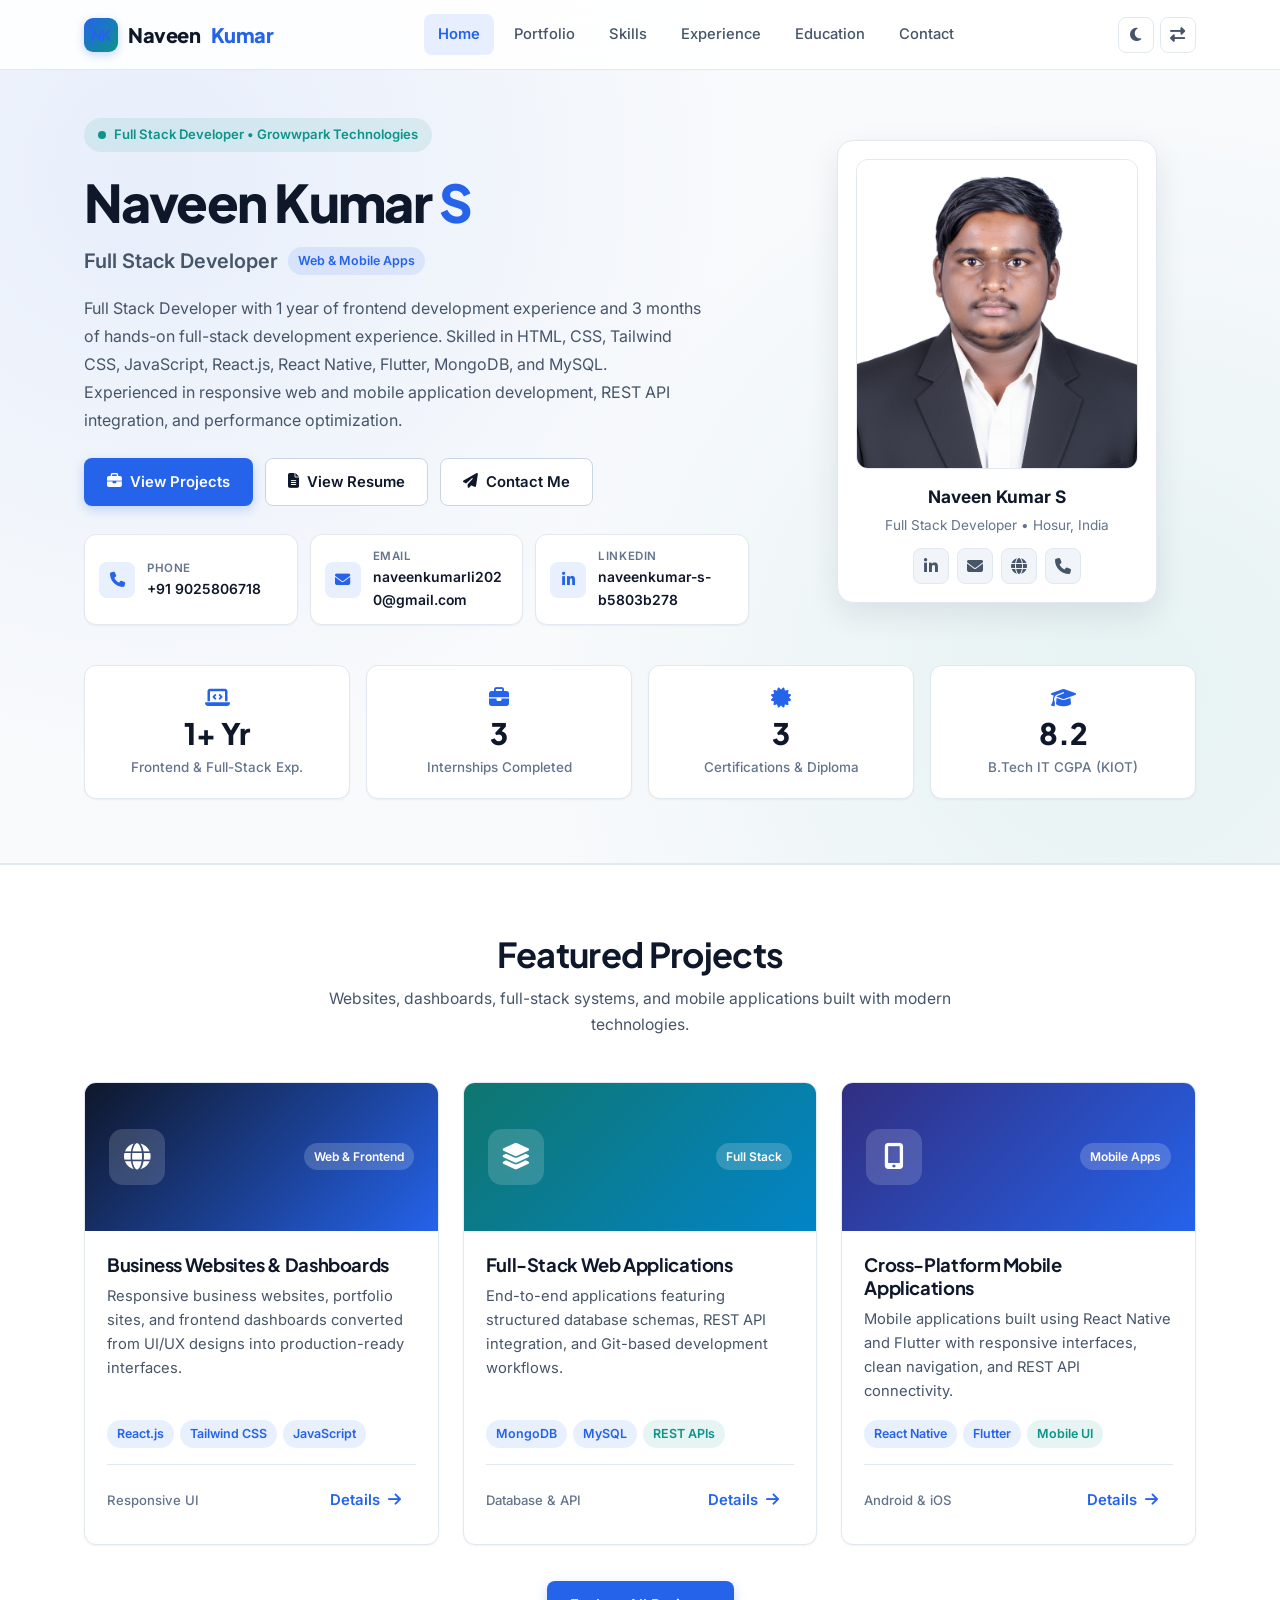
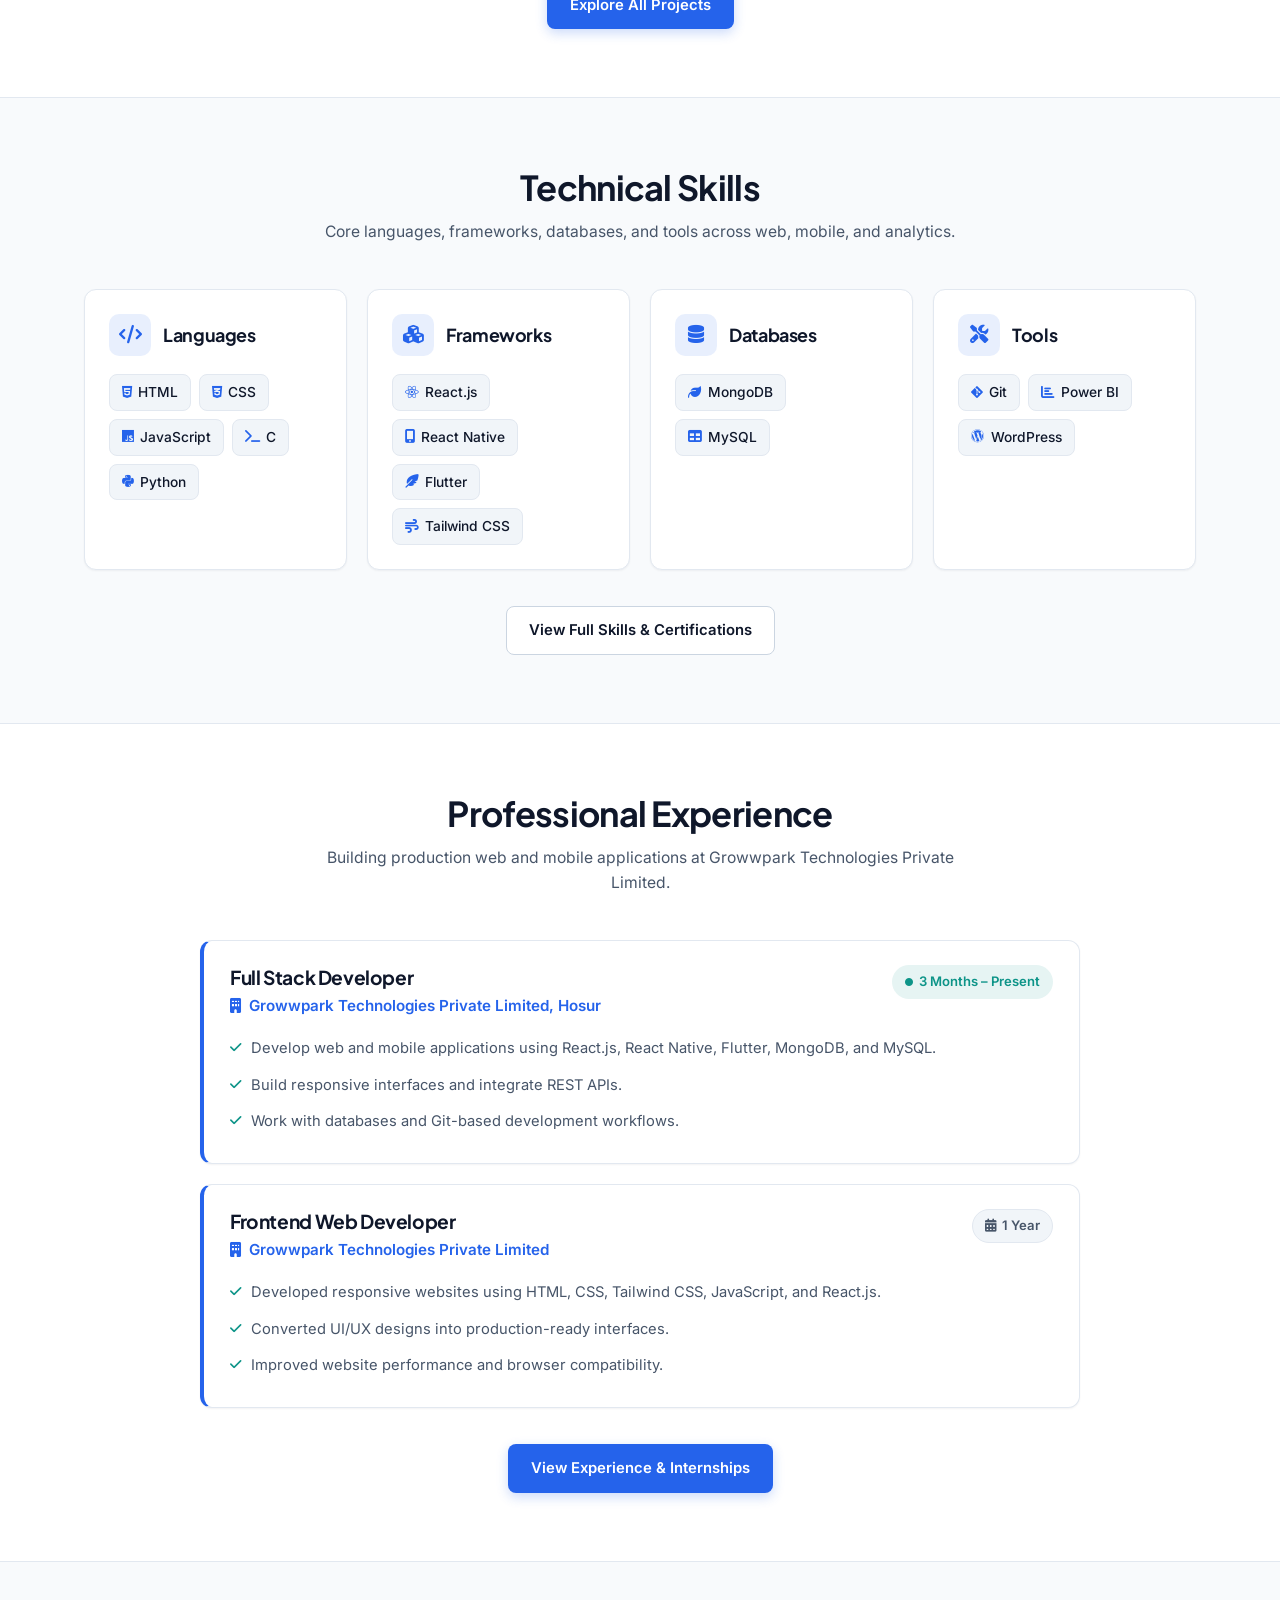
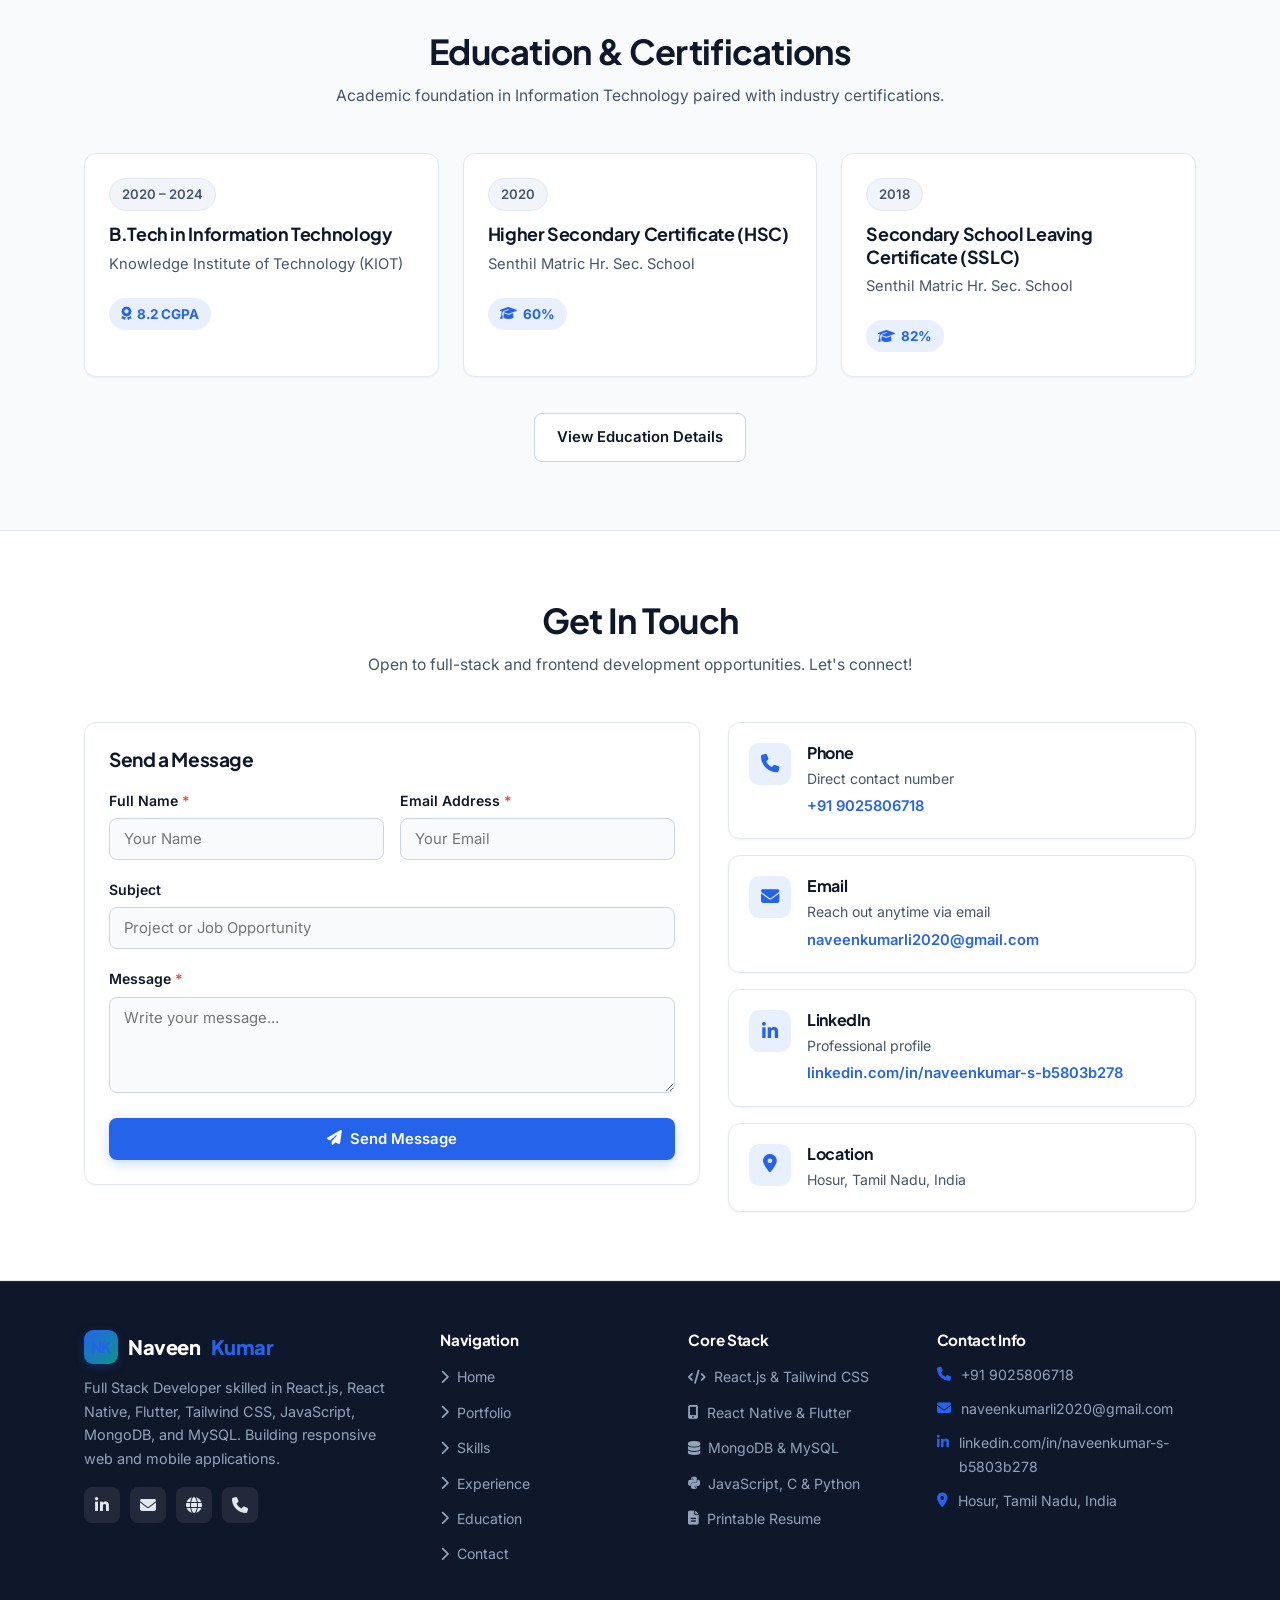
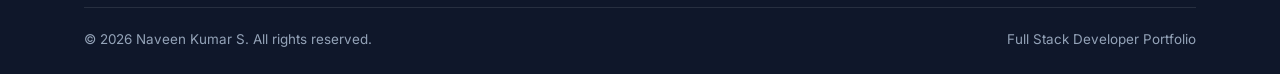
<file: index.html>
<!DOCTYPE html>
<html lang="en">
<head>
    <meta charset="UTF-8">
    <meta name="viewport" content="width=device-width, initial-scale=1.0">
    <meta name="description" content="Naveen Kumar S - Full Stack Developer skilled in React.js, React Native, Flutter, Tailwind CSS, JavaScript, MongoDB, and MySQL.">
    <title>Naveen Kumar S | Full Stack Developer</title>
    <link rel="preconnect" href="https://fonts.googleapis.com">
    <link rel="preconnect" href="https://fonts.gstatic.com" crossorigin>
    <link href="https://fonts.googleapis.com/css2?family=Inter:wght@400;500;600;700&family=Plus+Jakarta+Sans:wght@600;700;800&display=swap" rel="stylesheet">
    <link rel="stylesheet" href="https://cdnjs.cloudflare.com/ajax/libs/font-awesome/6.4.0/css/all.min.css">
    <link rel="stylesheet" href="styles.css">
</head>
<body data-theme="light">
    <!-- Header -->
    <header>
        <div class="header-container container">
            <a href="index.html" class="logo">
                <span class="logo-badge">NK</span>
                Naveen<span>Kumar</span>
            </a>

            <nav>
                <ul class="nav-menu" id="navMenu">
                    <li><a href="index.html" class="active">Home</a></li>
                    <li><a href="portfolio.html">Portfolio</a></li>
                    <li><a href="skills.html">Skills</a></li>
                    <li><a href="experience.html">Experience</a></li>
                    <li><a href="education.html">Education</a></li>
                    <li><a href="contact.html">Contact</a></li>
                </ul>
            </nav>

            <div class="header-right">
                <div class="controls-container">
                    <button class="control-btn theme-toggle" id="themeToggle" title="Toggle Dark/Light Mode" aria-label="Toggle Dark/Light Mode">
                        <i class="fas fa-moon"></i>
                        <span class="tooltip">Switch to Dark</span>
                    </button>
                    <button class="control-btn rtl-toggle" id="rtlToggle" title="Toggle RTL/LTR" aria-label="Toggle RTL/LTR">
                        <i class="fas fa-exchange-alt"></i>
                        <span class="tooltip">Switch to RTL</span>
                    </button>
                </div>

                <button class="hamburger" id="hamburger" aria-label="Toggle Menu">
                    <i class="fas fa-bars"></i>
                </button>
            </div>
        </div>
    </header>

    <div class="menu-overlay" id="menuOverlay"></div>

    <!-- Hero Section -->
    <section class="hero">
        <div class="container">
            <div class="hero-grid">
                <div class="fade-in">
                    <div class="status-pill">
                        <span class="status-dot"></span>
                        Full Stack Developer &bull; Growwpark Technologies
                    </div>
                    <h1 class="hero-title">Naveen Kumar <span>S</span></h1>
                    <div class="hero-role">
                        <span>Full Stack Developer</span>
                        <span class="tag">Web &amp; Mobile Apps</span>
                    </div>
                    <p class="hero-summary">
                        Full Stack Developer with 1 year of frontend development experience and 3 months of hands-on full-stack development experience. Skilled in HTML, CSS, Tailwind CSS, JavaScript, React.js, React Native, Flutter, MongoDB, and MySQL. Experienced in responsive web and mobile application development, REST API integration, and performance optimization.
                    </p>

                    <div class="hero-actions">
                        <a href="portfolio.html" class="btn btn-primary">
                            <i class="fas fa-briefcase"></i> View Projects
                        </a>
                        <a href="resume.html" class="btn btn-outline">
                            <i class="fas fa-file-alt"></i> View Resume
                        </a>
                        <a href="contact.html" class="btn btn-outline">
                            <i class="fas fa-paper-plane"></i> Contact Me
                        </a>
                    </div>

                    <div class="hero-meta-grid">
                        <a href="tel:+919025806718" class="meta-chip">
                            <div class="meta-chip-icon"><i class="fas fa-phone"></i></div>
                            <div>
                                <div class="meta-chip-label">Phone</div>
                                <div class="meta-chip-value">+91 9025806718</div>
                            </div>
                        </a>

                        <a href="mailto:naveenkumarli2020@gmail.com" class="meta-chip">
                            <div class="meta-chip-icon"><i class="fas fa-envelope"></i></div>
                            <div>
                                <div class="meta-chip-label">Email</div>
                                <div class="meta-chip-value">naveenkumarli2020@gmail.com</div>
                            </div>
                        </a>

                        <a href="https://www.linkedin.com/in/naveenkumar-s-b5803b278" target="_blank" rel="noopener noreferrer" class="meta-chip">
                            <div class="meta-chip-icon"><i class="fab fa-linkedin-in"></i></div>
                            <div>
                                <div class="meta-chip-label">LinkedIn</div>
                                <div class="meta-chip-value">naveenkumar-s-b5803b278</div>
                            </div>
                        </a>
                    </div>
                </div>

                <div class="hero-photo-wrap fade-in">
                    <div class="profile-card">
                        <div class="profile-frame">
                            <img src="images/my photo.jpg" alt="Naveen Kumar S - Full Stack Developer">
                        </div>
                        <div class="profile-card-name">Naveen Kumar S</div>
                        <div class="profile-card-sub">Full Stack Developer &bull; Hosur, India</div>
                        <div class="profile-card-links">
                            <a href="https://www.linkedin.com/in/naveenkumar-s-b5803b278" target="_blank" rel="noopener noreferrer" class="icon-pill" title="LinkedIn">
                                <i class="fab fa-linkedin-in"></i>
                            </a>
                            <a href="mailto:naveenkumarli2020@gmail.com" class="icon-pill" title="Email">
                                <i class="fas fa-envelope"></i>
                            </a>
                            <a href="https://my-porfolio-kappa-livid.vercel.app" target="_blank" rel="noopener noreferrer" class="icon-pill" title="Portfolio Website">
                                <i class="fas fa-globe"></i>
                            </a>
                            <a href="tel:+919025806718" class="icon-pill" title="Call">
                                <i class="fas fa-phone"></i>
                            </a>
                        </div>
                    </div>
                </div>
            </div>

            <!-- Quick Stats -->
            <div class="quick-stats">
                <div class="stat-card fade-in">
                    <i class="fas fa-laptop-code stat-icon"></i>
                    <span class="stat-number">1+ Yr</span>
                    <span class="stat-label">Frontend &amp; Full-Stack Exp.</span>
                </div>
                <div class="stat-card fade-in">
                    <i class="fas fa-briefcase stat-icon"></i>
                    <span class="stat-number">3</span>
                    <span class="stat-label">Internships Completed</span>
                </div>
                <div class="stat-card fade-in">
                    <i class="fas fa-certificate stat-icon"></i>
                    <span class="stat-number">3</span>
                    <span class="stat-label">Certifications &amp; Diploma</span>
                </div>
                <div class="stat-card fade-in">
                    <i class="fas fa-graduation-cap stat-icon"></i>
                    <span class="stat-number">8.2</span>
                    <span class="stat-label">B.Tech IT CGPA (KIOT)</span>
                </div>
            </div>
        </div>
    </section>

    <!-- Featured Projects Section -->
    <section class="section section-alt" id="featured-projects">
        <div class="container">
            <div class="section-header fade-in">
                <h2 class="section-title">Featured Projects</h2>
                <p class="section-subtitle">Websites, dashboards, full-stack systems, and mobile applications built with modern technologies.</p>
            </div>

            <div class="grid-3">
                <article class="project-card fade-in">
                    <div class="project-banner alt-1">
                        <div class="project-banner-icon"><i class="fas fa-globe"></i></div>
                        <span class="project-type-badge">Web &amp; Frontend</span>
                    </div>
                    <div class="project-body">
                        <h3 class="project-title">Business Websites &amp; Dashboards</h3>
                        <p class="project-desc">Responsive business websites, portfolio sites, and frontend dashboards converted from UI/UX designs into production-ready interfaces.</p>
                        <div class="tag-row">
                            <span class="tag">React.js</span>
                            <span class="tag">Tailwind CSS</span>
                            <span class="tag">JavaScript</span>
                        </div>
                        <div class="project-footer">
                            <span class="project-scope">Responsive UI</span>
                            <a href="portfolio.html" class="btn btn-ghost">Details <i class="fas fa-arrow-right"></i></a>
                        </div>
                    </div>
                </article>

                <article class="project-card fade-in">
                    <div class="project-banner alt-2">
                        <div class="project-banner-icon"><i class="fas fa-layer-group"></i></div>
                        <span class="project-type-badge">Full Stack</span>
                    </div>
                    <div class="project-body">
                        <h3 class="project-title">Full-Stack Web Applications</h3>
                        <p class="project-desc">End-to-end applications featuring structured database schemas, REST API integration, and Git-based development workflows.</p>
                        <div class="tag-row">
                            <span class="tag">MongoDB</span>
                            <span class="tag">MySQL</span>
                            <span class="tag teal">REST APIs</span>
                        </div>
                        <div class="project-footer">
                            <span class="project-scope">Database &amp; API</span>
                            <a href="portfolio.html" class="btn btn-ghost">Details <i class="fas fa-arrow-right"></i></a>
                        </div>
                    </div>
                </article>

                <article class="project-card fade-in">
                    <div class="project-banner alt-3">
                        <div class="project-banner-icon"><i class="fas fa-mobile-alt"></i></div>
                        <span class="project-type-badge">Mobile Apps</span>
                    </div>
                    <div class="project-body">
                        <h3 class="project-title">Cross-Platform Mobile Applications</h3>
                        <p class="project-desc">Mobile applications built using React Native and Flutter with responsive interfaces, clean navigation, and REST API connectivity.</p>
                        <div class="tag-row">
                            <span class="tag">React Native</span>
                            <span class="tag">Flutter</span>
                            <span class="tag teal">Mobile UI</span>
                        </div>
                        <div class="project-footer">
                            <span class="project-scope">Android &amp; iOS</span>
                            <a href="portfolio.html" class="btn btn-ghost">Details <i class="fas fa-arrow-right"></i></a>
                        </div>
                    </div>
                </article>
            </div>

            <div class="section-footer-cta">
                <a href="portfolio.html" class="btn btn-primary">Explore All Projects</a>
            </div>
        </div>
    </section>

    <!-- Technical Skills Section -->
    <section class="section" id="skills-preview">
        <div class="container">
            <div class="section-header fade-in">
                <h2 class="section-title">Technical Skills</h2>
                <p class="section-subtitle">Core languages, frameworks, databases, and tools across web, mobile, and analytics.</p>
            </div>

            <div class="grid-4">
                <div class="card fade-in">
                    <div class="skill-category-head">
                        <div class="category-icon"><i class="fas fa-code"></i></div>
                        <h3 class="category-title">Languages</h3>
                    </div>
                    <div class="pill-list">
                        <span class="skill-pill"><i class="fab fa-html5"></i> HTML</span>
                        <span class="skill-pill"><i class="fab fa-css3-alt"></i> CSS</span>
                        <span class="skill-pill"><i class="fab fa-js"></i> JavaScript</span>
                        <span class="skill-pill"><i class="fas fa-terminal"></i> C</span>
                        <span class="skill-pill"><i class="fab fa-python"></i> Python</span>
                    </div>
                </div>

                <div class="card fade-in">
                    <div class="skill-category-head">
                        <div class="category-icon"><i class="fas fa-cubes"></i></div>
                        <h3 class="category-title">Frameworks</h3>
                    </div>
                    <div class="pill-list">
                        <span class="skill-pill"><i class="fab fa-react"></i> React.js</span>
                        <span class="skill-pill"><i class="fas fa-mobile-alt"></i> React Native</span>
                        <span class="skill-pill"><i class="fas fa-feather-alt"></i> Flutter</span>
                        <span class="skill-pill"><i class="fas fa-wind"></i> Tailwind CSS</span>
                    </div>
                </div>

                <div class="card fade-in">
                    <div class="skill-category-head">
                        <div class="category-icon"><i class="fas fa-database"></i></div>
                        <h3 class="category-title">Databases</h3>
                    </div>
                    <div class="pill-list">
                        <span class="skill-pill"><i class="fas fa-leaf"></i> MongoDB</span>
                        <span class="skill-pill"><i class="fas fa-table"></i> MySQL</span>
                    </div>
                </div>

                <div class="card fade-in">
                    <div class="skill-category-head">
                        <div class="category-icon"><i class="fas fa-tools"></i></div>
                        <h3 class="category-title">Tools</h3>
                    </div>
                    <div class="pill-list">
                        <span class="skill-pill"><i class="fab fa-git-alt"></i> Git</span>
                        <span class="skill-pill"><i class="fas fa-chart-bar"></i> Power BI</span>
                        <span class="skill-pill"><i class="fab fa-wordpress"></i> WordPress</span>
                    </div>
                </div>
            </div>

            <div class="section-footer-cta">
                <a href="skills.html" class="btn btn-outline">View Full Skills &amp; Certifications</a>
            </div>
        </div>
    </section>

    <!-- Experience Section -->
    <section class="section section-alt" id="experience-preview">
        <div class="container">
            <div class="section-header fade-in">
                <h2 class="section-title">Professional Experience</h2>
                <p class="section-subtitle">Building production web and mobile applications at Growwpark Technologies Private Limited.</p>
            </div>

            <div class="timeline-list">
                <div class="timeline-card fade-in">
                    <div class="timeline-card-head">
                        <div>
                            <h3 class="timeline-role">Full Stack Developer</h3>
                            <div class="timeline-org">
                                <i class="fas fa-building"></i>
                                Growwpark Technologies Private Limited, Hosur
                            </div>
                        </div>
                        <span class="period-badge current">
                            <i class="fas fa-circle" style="font-size: 0.5rem;"></i> 3 Months – Present
                        </span>
                    </div>
                    <ul class="check-list">
                        <li><i class="fas fa-check"></i><span>Develop web and mobile applications using React.js, React Native, Flutter, MongoDB, and MySQL.</span></li>
                        <li><i class="fas fa-check"></i><span>Build responsive interfaces and integrate REST APIs.</span></li>
                        <li><i class="fas fa-check"></i><span>Work with databases and Git-based development workflows.</span></li>
                    </ul>
                </div>

                <div class="timeline-card fade-in">
                    <div class="timeline-card-head">
                        <div>
                            <h3 class="timeline-role">Frontend Web Developer</h3>
                            <div class="timeline-org">
                                <i class="fas fa-building"></i>
                                Growwpark Technologies Private Limited
                            </div>
                        </div>
                        <span class="period-badge">
                            <i class="fas fa-calendar-alt"></i> 1 Year
                        </span>
                    </div>
                    <ul class="check-list">
                        <li><i class="fas fa-check"></i><span>Developed responsive websites using HTML, CSS, Tailwind CSS, JavaScript, and React.js.</span></li>
                        <li><i class="fas fa-check"></i><span>Converted UI/UX designs into production-ready interfaces.</span></li>
                        <li><i class="fas fa-check"></i><span>Improved website performance and browser compatibility.</span></li>
                    </ul>
                </div>
            </div>

            <div class="section-footer-cta">
                <a href="experience.html" class="btn btn-primary">View Experience &amp; Internships</a>
            </div>
        </div>
    </section>

    <!-- Education Snapshot -->
    <section class="section" id="education-preview">
        <div class="container">
            <div class="section-header fade-in">
                <h2 class="section-title">Education &amp; Certifications</h2>
                <p class="section-subtitle">Academic foundation in Information Technology paired with industry certifications.</p>
            </div>

            <div class="grid-3">
                <div class="card fade-in">
                    <span class="period-badge" style="align-self: flex-start; margin-bottom: 12px;">2020 – 2024</span>
                    <h3 style="font-size: 1.12rem; margin-bottom: 6px;">B.Tech in Information Technology</h3>
                    <p style="font-size: 0.92rem; color: var(--text-muted); margin-bottom: 10px;">Knowledge Institute of Technology (KIOT)</p>
                    <span class="grade-badge" style="align-self: flex-start;"><i class="fas fa-award"></i> 8.2 CGPA</span>
                </div>

                <div class="card fade-in">
                    <span class="period-badge" style="align-self: flex-start; margin-bottom: 12px;">2020</span>
                    <h3 style="font-size: 1.12rem; margin-bottom: 6px;">Higher Secondary Certificate (HSC)</h3>
                    <p style="font-size: 0.92rem; color: var(--text-muted); margin-bottom: 10px;">Senthil Matric Hr. Sec. School</p>
                    <span class="grade-badge" style="align-self: flex-start;"><i class="fas fa-graduation-cap"></i> 60%</span>
                </div>

                <div class="card fade-in">
                    <span class="period-badge" style="align-self: flex-start; margin-bottom: 12px;">2018</span>
                    <h3 style="font-size: 1.12rem; margin-bottom: 6px;">Secondary School Leaving Certificate (SSLC)</h3>
                    <p style="font-size: 0.92rem; color: var(--text-muted); margin-bottom: 10px;">Senthil Matric Hr. Sec. School</p>
                    <span class="grade-badge" style="align-self: flex-start;"><i class="fas fa-graduation-cap"></i> 82%</span>
                </div>
            </div>

            <div class="section-footer-cta">
                <a href="education.html" class="btn btn-outline">View Education Details</a>
            </div>
        </div>
    </section>

    <!-- Contact Section -->
    <section class="section section-alt" id="contact-preview">
        <div class="container">
            <div class="section-header fade-in">
                <h2 class="section-title">Get In Touch</h2>
                <p class="section-subtitle">Open to full-stack and frontend development opportunities. Let's connect!</p>
            </div>

            <div class="contact-grid">
                <div class="card fade-in">
                    <h3 style="font-size: 1.2rem; margin-bottom: 18px;">Send a Message</h3>
                    <form id="contactForm">
                        <div class="form-row">
                            <div class="form-group">
                                <label for="name" class="form-label">Full Name <span>*</span></label>
                                <input type="text" id="name" class="form-control" placeholder="Your Name" required>
                            </div>
                            <div class="form-group">
                                <label for="email" class="form-label">Email Address <span>*</span></label>
                                <input type="email" id="email" class="form-control" placeholder="Your Email" required>
                            </div>
                        </div>
                        <div class="form-group">
                            <label for="subject" class="form-label">Subject</label>
                            <input type="text" id="subject" class="form-control" placeholder="Project or Job Opportunity">
                        </div>
                        <div class="form-group">
                            <label for="message" class="form-label">Message <span>*</span></label>
                            <textarea id="message" class="form-control" rows="4" placeholder="Write your message..." required></textarea>
                        </div>
                        <button type="submit" class="btn btn-primary" style="width: 100%;">
                            <i class="fas fa-paper-plane"></i> Send Message
                        </button>
                        <div class="form-status" id="formStatus"></div>
                    </form>
                </div>

                <div class="contact-info-stack fade-in">
                    <div class="contact-info-card">
                        <div class="category-icon"><i class="fas fa-phone"></i></div>
                        <div>
                            <h3>Phone</h3>
                            <p>Direct contact number</p>
                            <a href="tel:+919025806718" class="contact-link">+91 9025806718</a>
                        </div>
                    </div>

                    <div class="contact-info-card">
                        <div class="category-icon"><i class="fas fa-envelope"></i></div>
                        <div>
                            <h3>Email</h3>
                            <p>Reach out anytime via email</p>
                            <a href="mailto:naveenkumarli2020@gmail.com" class="contact-link">naveenkumarli2020@gmail.com</a>
                        </div>
                    </div>

                    <div class="contact-info-card">
                        <div class="category-icon"><i class="fab fa-linkedin-in"></i></div>
                        <div>
                            <h3>LinkedIn</h3>
                            <p>Professional profile</p>
                            <a href="https://www.linkedin.com/in/naveenkumar-s-b5803b278" target="_blank" rel="noopener noreferrer" class="contact-link">linkedin.com/in/naveenkumar-s-b5803b278</a>
                        </div>
                    </div>

                    <div class="contact-info-card">
                        <div class="category-icon"><i class="fas fa-map-marker-alt"></i></div>
                        <div>
                            <h3>Location</h3>
                            <p>Hosur, Tamil Nadu, India</p>
                        </div>
                    </div>
                </div>
            </div>
        </div>
    </section>

    <!-- Footer -->
    <footer>
        <div class="container">
            <div class="footer-grid">
                <div>
                    <a href="index.html" class="logo footer-logo">
                        <span class="logo-badge">NK</span>
                        Naveen<span>Kumar</span>
                    </a>
                    <p class="footer-about">
                        Full Stack Developer skilled in React.js, React Native, Flutter, Tailwind CSS, JavaScript, MongoDB, and MySQL. Building responsive web and mobile applications.
                    </p>
                    <div class="social-row">
                        <a href="https://www.linkedin.com/in/naveenkumar-s-b5803b278" target="_blank" rel="noopener noreferrer" class="social-btn" title="LinkedIn"><i class="fab fa-linkedin-in"></i></a>
                        <a href="mailto:naveenkumarli2020@gmail.com" class="social-btn" title="Email"><i class="fas fa-envelope"></i></a>
                        <a href="https://my-porfolio-kappa-livid.vercel.app" target="_blank" rel="noopener noreferrer" class="social-btn" title="Portfolio"><i class="fas fa-globe"></i></a>
                        <a href="tel:+919025806718" class="social-btn" title="Phone"><i class="fas fa-phone"></i></a>
                    </div>
                </div>

                <div>
                    <h4 class="footer-heading">Navigation</h4>
                    <ul class="footer-links">
                        <li><a href="index.html"><i class="fas fa-chevron-right"></i> Home</a></li>
                        <li><a href="portfolio.html"><i class="fas fa-chevron-right"></i> Portfolio</a></li>
                        <li><a href="skills.html"><i class="fas fa-chevron-right"></i> Skills</a></li>
                        <li><a href="experience.html"><i class="fas fa-chevron-right"></i> Experience</a></li>
                        <li><a href="education.html"><i class="fas fa-chevron-right"></i> Education</a></li>
                        <li><a href="contact.html"><i class="fas fa-chevron-right"></i> Contact</a></li>
                    </ul>
                </div>

                <div>
                    <h4 class="footer-heading">Core Stack</h4>
                    <ul class="footer-links">
                        <li><a href="skills.html"><i class="fas fa-code"></i> React.js &amp; Tailwind CSS</a></li>
                        <li><a href="skills.html"><i class="fas fa-mobile-alt"></i> React Native &amp; Flutter</a></li>
                        <li><a href="skills.html"><i class="fas fa-database"></i> MongoDB &amp; MySQL</a></li>
                        <li><a href="skills.html"><i class="fab fa-python"></i> JavaScript, C &amp; Python</a></li>
                        <li><a href="resume.html"><i class="fas fa-file-alt"></i> Printable Resume</a></li>
                    </ul>
                </div>

                <div>
                    <h4 class="footer-heading">Contact Info</h4>
                    <ul class="footer-contact">
                        <li><i class="fas fa-phone"></i><span>+91 9025806718</span></li>
                        <li><i class="fas fa-envelope"></i><span>naveenkumarli2020@gmail.com</span></li>
                        <li><i class="fab fa-linkedin-in"></i><span>linkedin.com/in/naveenkumar-s-b5803b278</span></li>
                        <li><i class="fas fa-map-marker-alt"></i><span>Hosur, Tamil Nadu, India</span></li>
                    </ul>
                </div>
            </div>

            <div class="footer-bottom">
                <span>&copy; <span class="current-year"></span> Naveen Kumar S. All rights reserved.</span>
                <span>Full Stack Developer Portfolio</span>
            </div>
        </div>
    </footer>

    <script src="script.js"></script>
</body>
</html>
</file>
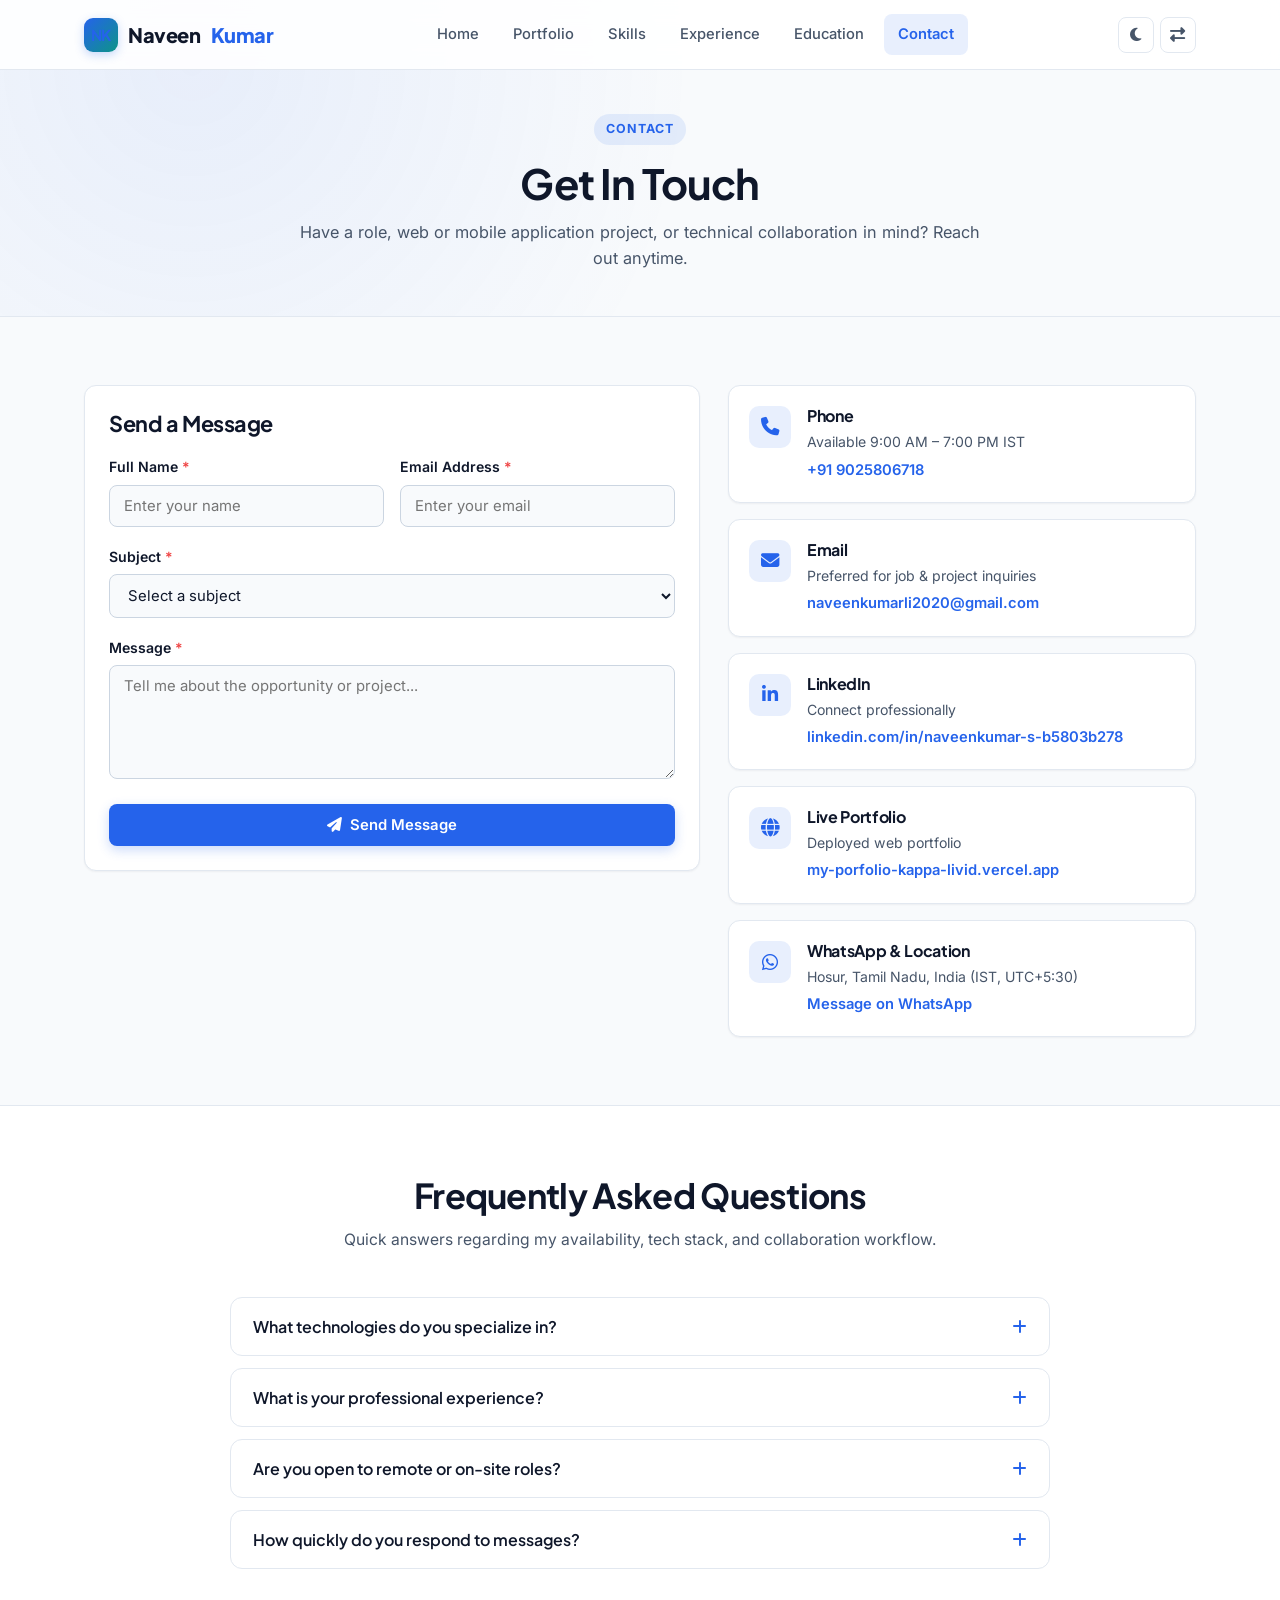
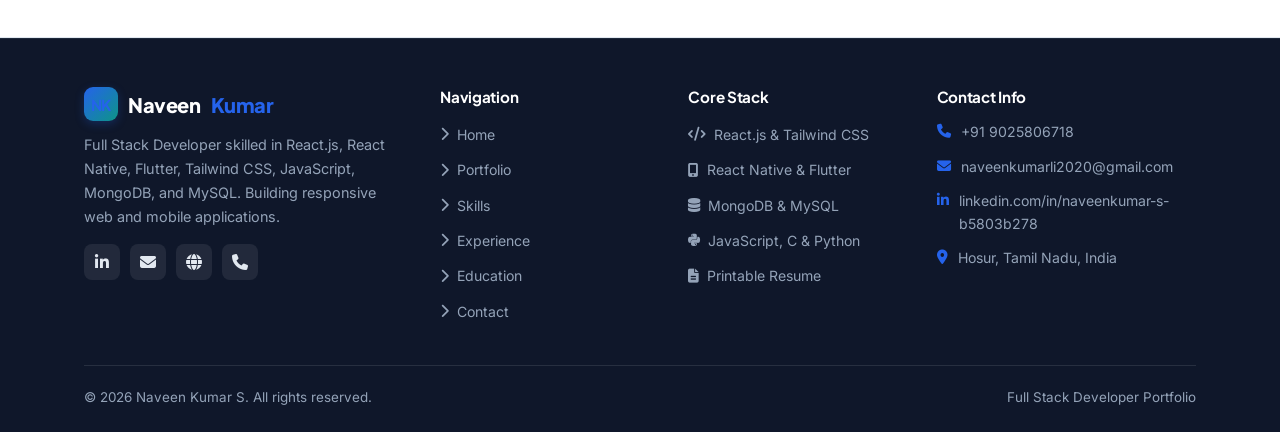
<file: contact.html>
<!DOCTYPE html>
<html lang="en">
<head>
    <meta charset="UTF-8">
    <meta name="viewport" content="width=device-width, initial-scale=1.0">
    <meta name="description" content="Contact Naveen Kumar S - Full Stack Developer. Phone: +91 9025806718, Email: naveenkumarli2020@gmail.com, LinkedIn: naveenkumar-s-b5803b278.">
    <title>Contact | Naveen Kumar S - Full Stack Developer</title>
    <link rel="preconnect" href="https://fonts.googleapis.com">
    <link rel="preconnect" href="https://fonts.gstatic.com" crossorigin>
    <link href="https://fonts.googleapis.com/css2?family=Inter:wght@400;500;600;700&family=Plus+Jakarta+Sans:wght@600;700;800&display=swap" rel="stylesheet">
    <link rel="stylesheet" href="https://cdnjs.cloudflare.com/ajax/libs/font-awesome/6.4.0/css/all.min.css">
    <link rel="stylesheet" href="styles.css">
</head>
<body data-theme="light">
    <!-- Header -->
    <header>
        <div class="header-container container">
            <a href="index.html" class="logo">
                <span class="logo-badge">NK</span>
                Naveen<span>Kumar</span>
            </a>

            <nav>
                <ul class="nav-menu" id="navMenu">
                    <li><a href="index.html">Home</a></li>
                    <li><a href="portfolio.html">Portfolio</a></li>
                    <li><a href="skills.html">Skills</a></li>
                    <li><a href="experience.html">Experience</a></li>
                    <li><a href="education.html">Education</a></li>
                    <li><a href="contact.html" class="active">Contact</a></li>
                </ul>
            </nav>

            <div class="header-right">
                <div class="controls-container">
                    <button class="control-btn theme-toggle" id="themeToggle" title="Toggle Dark/Light Mode" aria-label="Toggle Dark/Light Mode">
                        <i class="fas fa-moon"></i>
                        <span class="tooltip">Switch to Dark</span>
                    </button>
                    <button class="control-btn rtl-toggle" id="rtlToggle" title="Toggle RTL/LTR" aria-label="Toggle RTL/LTR">
                        <i class="fas fa-exchange-alt"></i>
                        <span class="tooltip">Switch to RTL</span>
                    </button>
                </div>

                <button class="hamburger" id="hamburger" aria-label="Toggle Menu">
                    <i class="fas fa-bars"></i>
                </button>
            </div>
        </div>
    </header>

    <div class="menu-overlay" id="menuOverlay"></div>

    <!-- Page Header -->
    <section class="page-header">
        <div class="container">
            <span class="page-eyebrow">Contact</span>
            <h1 class="page-title">Get In Touch</h1>
            <p class="page-subtitle">Have a role, web or mobile application project, or technical collaboration in mind? Reach out anytime.</p>
        </div>
    </section>

    <!-- Contact Main Section -->
    <section class="section" id="contact-form">
        <div class="container">
            <div class="contact-grid">
                <div class="card fade-in">
                    <h2 style="font-size: 1.35rem; margin-bottom: 18px;">Send a Message</h2>
                    <form id="contactForm">
                        <div class="form-row">
                            <div class="form-group">
                                <label for="name" class="form-label">Full Name <span>*</span></label>
                                <input type="text" id="name" class="form-control" placeholder="Enter your name" required>
                            </div>
                            <div class="form-group">
                                <label for="email" class="form-label">Email Address <span>*</span></label>
                                <input type="email" id="email" class="form-control" placeholder="Enter your email" required>
                            </div>
                        </div>

                        <div class="form-group">
                            <label for="subject" class="form-label">Subject <span>*</span></label>
                            <select id="subject" class="form-control" required>
                                <option value="" disabled selected>Select a subject</option>
                                <option value="Full-Time Role">Full-Time Job Opportunity</option>
                                <option value="Web Development Project">Web Application Project</option>
                                <option value="Mobile App Project">Mobile App Development (React Native / Flutter)</option>
                                <option value="Collaboration">Collaboration / Freelance</option>
                                <option value="General Inquiry">General Inquiry</option>
                            </select>
                        </div>

                        <div class="form-group">
                            <label for="message" class="form-label">Message <span>*</span></label>
                            <textarea id="message" class="form-control" rows="5" placeholder="Tell me about the opportunity or project..." required></textarea>
                        </div>

                        <button type="submit" class="btn btn-primary" style="width: 100%;">
                            <i class="fas fa-paper-plane"></i> Send Message
                        </button>
                        <div class="form-status" id="formStatus"></div>
                    </form>
                </div>

                <div class="contact-info-stack fade-in">
                    <div class="contact-info-card">
                        <div class="category-icon"><i class="fas fa-phone"></i></div>
                        <div>
                            <h3>Phone</h3>
                            <p>Available 9:00 AM – 7:00 PM IST</p>
                            <a href="tel:+919025806718" class="contact-link">+91 9025806718</a>
                        </div>
                    </div>

                    <div class="contact-info-card">
                        <div class="category-icon"><i class="fas fa-envelope"></i></div>
                        <div>
                            <h3>Email</h3>
                            <p>Preferred for job &amp; project inquiries</p>
                            <a href="mailto:naveenkumarli2020@gmail.com" class="contact-link">naveenkumarli2020@gmail.com</a>
                        </div>
                    </div>

                    <div class="contact-info-card">
                        <div class="category-icon"><i class="fab fa-linkedin-in"></i></div>
                        <div>
                            <h3>LinkedIn</h3>
                            <p>Connect professionally</p>
                            <a href="https://www.linkedin.com/in/naveenkumar-s-b5803b278" target="_blank" rel="noopener noreferrer" class="contact-link">linkedin.com/in/naveenkumar-s-b5803b278</a>
                        </div>
                    </div>

                    <div class="contact-info-card">
                        <div class="category-icon"><i class="fas fa-globe"></i></div>
                        <div>
                            <h3>Live Portfolio</h3>
                            <p>Deployed web portfolio</p>
                            <a href="https://my-porfolio-kappa-livid.vercel.app" target="_blank" rel="noopener noreferrer" class="contact-link">my-porfolio-kappa-livid.vercel.app</a>
                        </div>
                    </div>

                    <div class="contact-info-card">
                        <div class="category-icon"><i class="fab fa-whatsapp"></i></div>
                        <div>
                            <h3>WhatsApp &amp; Location</h3>
                            <p>Hosur, Tamil Nadu, India (IST, UTC+5:30)</p>
                            <a href="https://wa.me/919025806718" target="_blank" rel="noopener noreferrer" class="contact-link">Message on WhatsApp</a>
                        </div>
                    </div>
                </div>
            </div>
        </div>
    </section>

    <!-- FAQ Section -->
    <section class="section section-alt" id="faq">
        <div class="container">
            <div class="section-header fade-in">
                <h2 class="section-title">Frequently Asked Questions</h2>
                <p class="section-subtitle">Quick answers regarding my availability, tech stack, and collaboration workflow.</p>
            </div>

            <div class="faq-list">
                <div class="faq-item fade-in">
                    <button class="faq-question" type="button">
                        <span>What technologies do you specialize in?</span>
                        <i class="fas fa-plus faq-icon"></i>
                    </button>
                    <div class="faq-answer">
                        <p>I specialize in full-stack web and mobile development using React.js, Tailwind CSS, JavaScript, React Native, Flutter, MongoDB, and MySQL, alongside HTML, CSS, C, Python, Git, Power BI, and WordPress.</p>
                    </div>
                </div>

                <div class="faq-item fade-in">
                    <button class="faq-question" type="button">
                        <span>What is your professional experience?</span>
                        <i class="fas fa-plus faq-icon"></i>
                    </button>
                    <div class="faq-answer">
                        <p>I have 1 year of experience as a Frontend Web Developer and 3 months to present as a Full Stack Developer at Growwpark Technologies Private Limited, building responsive web and mobile apps with REST API and database integration.</p>
                    </div>
                </div>

                <div class="faq-item fade-in">
                    <button class="faq-question" type="button">
                        <span>Are you open to remote or on-site roles?</span>
                        <i class="fas fa-plus faq-icon"></i>
                    </button>
                    <div class="faq-answer">
                        <p>Yes, I am based in Hosur, Tamil Nadu, India and am open to both on-site opportunities and remote web or mobile development collaborations.</p>
                    </div>
                </div>

                <div class="faq-item fade-in">
                    <button class="faq-question" type="button">
                        <span>How quickly do you respond to messages?</span>
                        <i class="fas fa-plus faq-icon"></i>
                    </button>
                    <div class="faq-answer">
                        <p>I typically respond to emails and LinkedIn messages within 24 hours. For urgent discussions, feel free to call or message via WhatsApp at +91 9025806718.</p>
                    </div>
                </div>
            </div>
        </div>
    </section>

    <!-- Footer -->
    <footer>
        <div class="container">
            <div class="footer-grid">
                <div>
                    <a href="index.html" class="logo footer-logo">
                        <span class="logo-badge">NK</span>
                        Naveen<span>Kumar</span>
                    </a>
                    <p class="footer-about">
                        Full Stack Developer skilled in React.js, React Native, Flutter, Tailwind CSS, JavaScript, MongoDB, and MySQL. Building responsive web and mobile applications.
                    </p>
                    <div class="social-row">
                        <a href="https://www.linkedin.com/in/naveenkumar-s-b5803b278" target="_blank" rel="noopener noreferrer" class="social-btn" title="LinkedIn"><i class="fab fa-linkedin-in"></i></a>
                        <a href="mailto:naveenkumarli2020@gmail.com" class="social-btn" title="Email"><i class="fas fa-envelope"></i></a>
                        <a href="https://my-porfolio-kappa-livid.vercel.app" target="_blank" rel="noopener noreferrer" class="social-btn" title="Portfolio"><i class="fas fa-globe"></i></a>
                        <a href="tel:+919025806718" class="social-btn" title="Phone"><i class="fas fa-phone"></i></a>
                    </div>
                </div>

                <div>
                    <h4 class="footer-heading">Navigation</h4>
                    <ul class="footer-links">
                        <li><a href="index.html"><i class="fas fa-chevron-right"></i> Home</a></li>
                        <li><a href="portfolio.html"><i class="fas fa-chevron-right"></i> Portfolio</a></li>
                        <li><a href="skills.html"><i class="fas fa-chevron-right"></i> Skills</a></li>
                        <li><a href="experience.html"><i class="fas fa-chevron-right"></i> Experience</a></li>
                        <li><a href="education.html"><i class="fas fa-chevron-right"></i> Education</a></li>
                        <li><a href="contact.html"><i class="fas fa-chevron-right"></i> Contact</a></li>
                    </ul>
                </div>

                <div>
                    <h4 class="footer-heading">Core Stack</h4>
                    <ul class="footer-links">
                        <li><a href="skills.html"><i class="fas fa-code"></i> React.js &amp; Tailwind CSS</a></li>
                        <li><a href="skills.html"><i class="fas fa-mobile-alt"></i> React Native &amp; Flutter</a></li>
                        <li><a href="skills.html"><i class="fas fa-database"></i> MongoDB &amp; MySQL</a></li>
                        <li><a href="skills.html"><i class="fab fa-python"></i> JavaScript, C &amp; Python</a></li>
                        <li><a href="resume.html"><i class="fas fa-file-alt"></i> Printable Resume</a></li>
                    </ul>
                </div>

                <div>
                    <h4 class="footer-heading">Contact Info</h4>
                    <ul class="footer-contact">
                        <li><i class="fas fa-phone"></i><span>+91 9025806718</span></li>
                        <li><i class="fas fa-envelope"></i><span>naveenkumarli2020@gmail.com</span></li>
                        <li><i class="fab fa-linkedin-in"></i><span>linkedin.com/in/naveenkumar-s-b5803b278</span></li>
                        <li><i class="fas fa-map-marker-alt"></i><span>Hosur, Tamil Nadu, India</span></li>
                    </ul>
                </div>
            </div>

            <div class="footer-bottom">
                <span>&copy; <span class="current-year"></span> Naveen Kumar S. All rights reserved.</span>
                <span>Full Stack Developer Portfolio</span>
            </div>
        </div>
    </footer>

    <script src="script.js"></script>
</body>
</html>
</file>
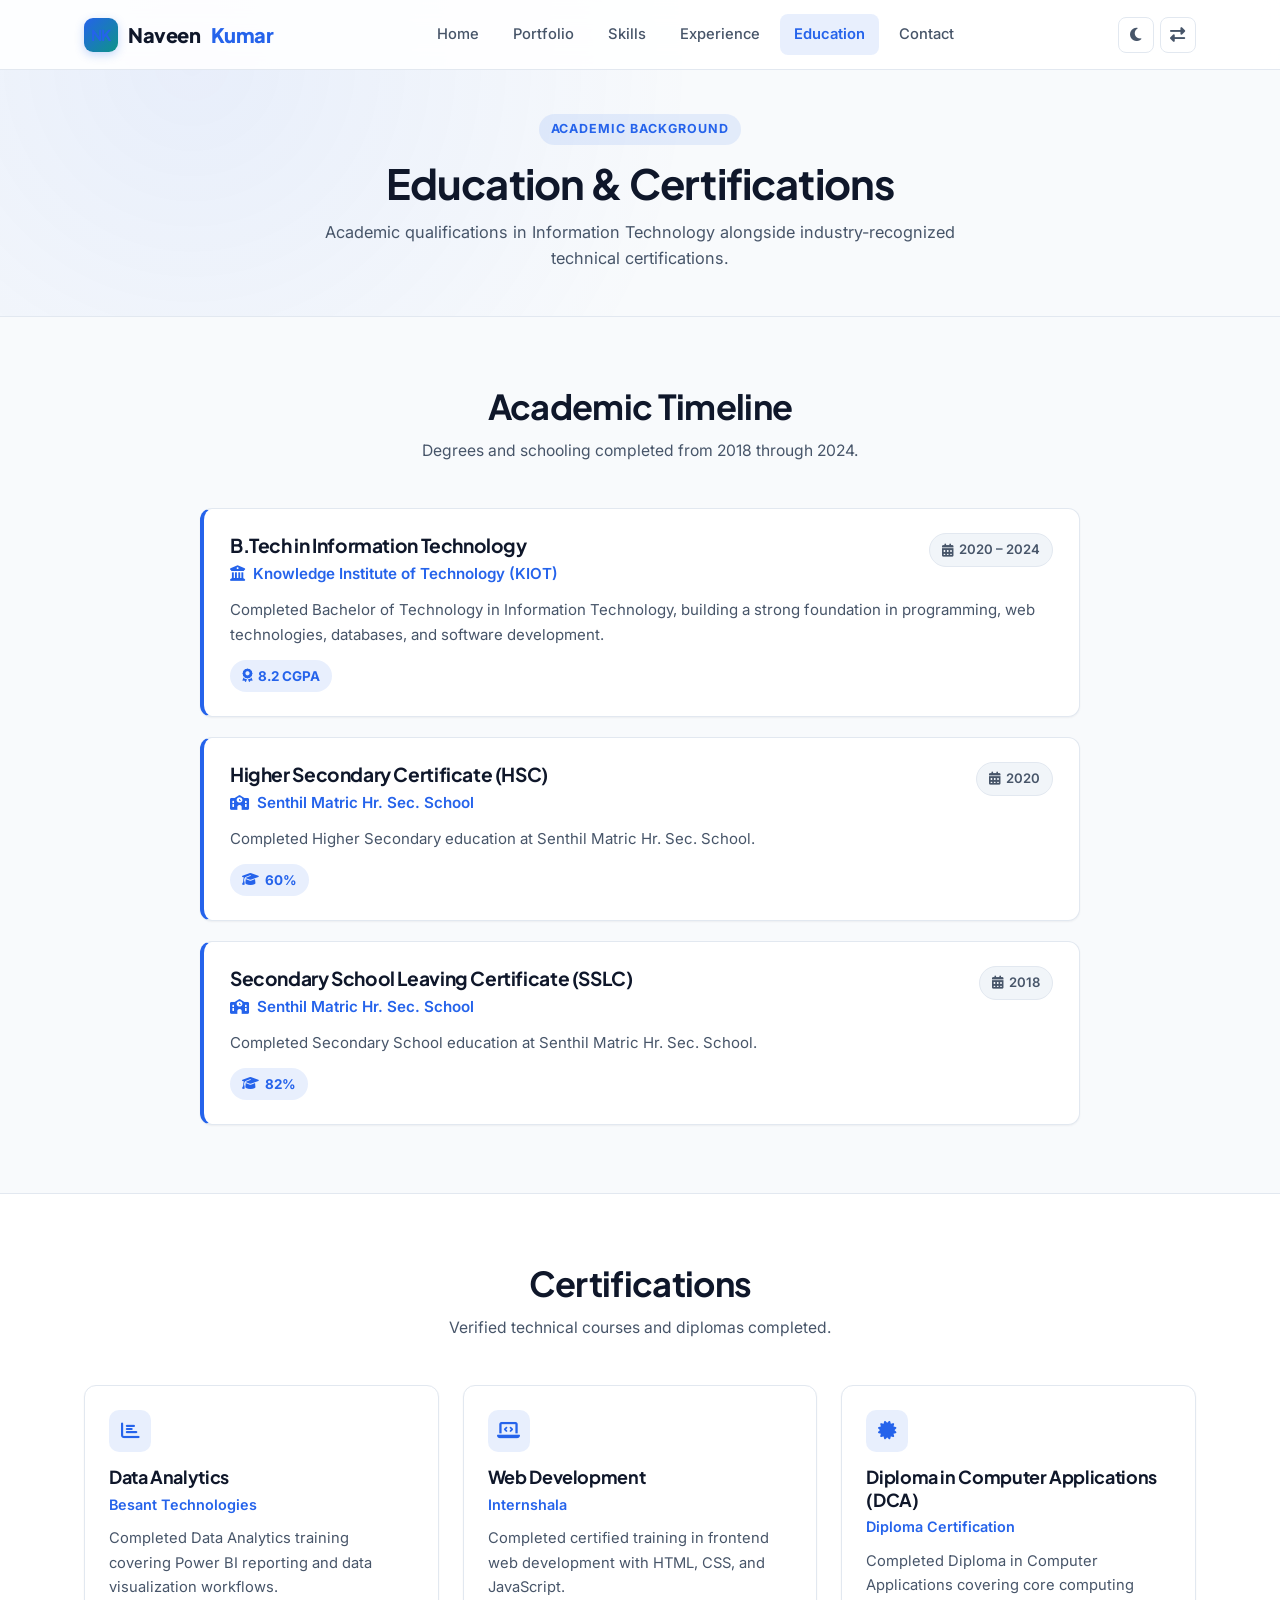
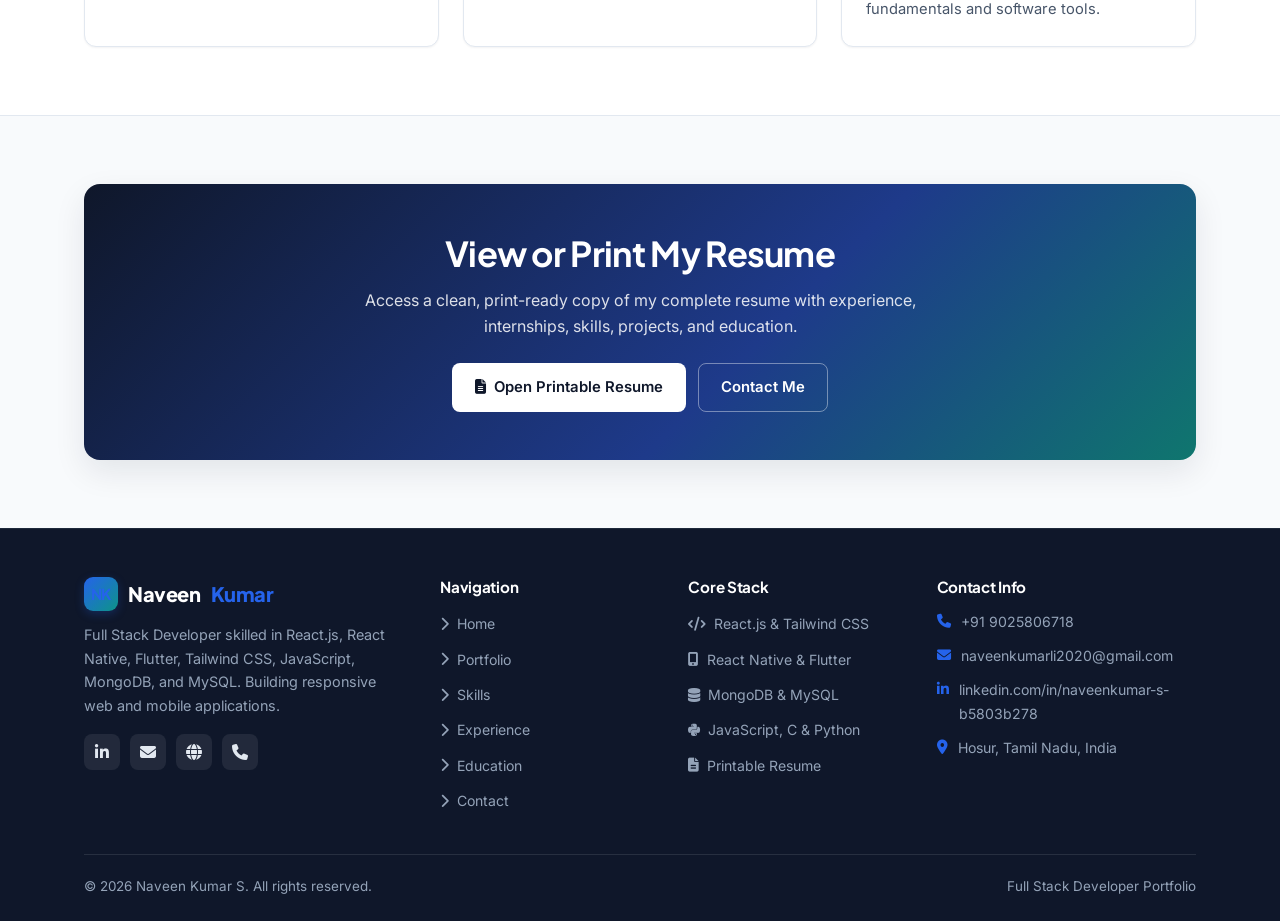
<file: education.html>
<!DOCTYPE html>
<html lang="en">
<head>
    <meta charset="UTF-8">
    <meta name="viewport" content="width=device-width, initial-scale=1.0">
    <meta name="description" content="Education and Certifications of Naveen Kumar S - B.Tech in Information Technology (KIOT, 8.2 CGPA), HSC, SSLC, and technical certifications.">
    <title>Education | Naveen Kumar S - Full Stack Developer</title>
    <link rel="preconnect" href="https://fonts.googleapis.com">
    <link rel="preconnect" href="https://fonts.gstatic.com" crossorigin>
    <link href="https://fonts.googleapis.com/css2?family=Inter:wght@400;500;600;700&family=Plus+Jakarta+Sans:wght@600;700;800&display=swap" rel="stylesheet">
    <link rel="stylesheet" href="https://cdnjs.cloudflare.com/ajax/libs/font-awesome/6.4.0/css/all.min.css">
    <link rel="stylesheet" href="styles.css">
</head>
<body data-theme="light">
    <!-- Header -->
    <header>
        <div class="header-container container">
            <a href="index.html" class="logo">
                <span class="logo-badge">NK</span>
                Naveen<span>Kumar</span>
            </a>

            <nav>
                <ul class="nav-menu" id="navMenu">
                    <li><a href="index.html">Home</a></li>
                    <li><a href="portfolio.html">Portfolio</a></li>
                    <li><a href="skills.html">Skills</a></li>
                    <li><a href="experience.html">Experience</a></li>
                    <li><a href="education.html" class="active">Education</a></li>
                    <li><a href="contact.html">Contact</a></li>
                </ul>
            </nav>

            <div class="header-right">
                <div class="controls-container">
                    <button class="control-btn theme-toggle" id="themeToggle" title="Toggle Dark/Light Mode" aria-label="Toggle Dark/Light Mode">
                        <i class="fas fa-moon"></i>
                        <span class="tooltip">Switch to Dark</span>
                    </button>
                    <button class="control-btn rtl-toggle" id="rtlToggle" title="Toggle RTL/LTR" aria-label="Toggle RTL/LTR">
                        <i class="fas fa-exchange-alt"></i>
                        <span class="tooltip">Switch to RTL</span>
                    </button>
                </div>

                <button class="hamburger" id="hamburger" aria-label="Toggle Menu">
                    <i class="fas fa-bars"></i>
                </button>
            </div>
        </div>
    </header>

    <div class="menu-overlay" id="menuOverlay"></div>

    <!-- Page Header -->
    <section class="page-header">
        <div class="container">
            <span class="page-eyebrow">Academic Background</span>
            <h1 class="page-title">Education &amp; Certifications</h1>
            <p class="page-subtitle">Academic qualifications in Information Technology alongside industry-recognized technical certifications.</p>
        </div>
    </section>

    <!-- Academic Timeline -->
    <section class="section" id="education-journey">
        <div class="container">
            <div class="section-header fade-in">
                <h2 class="section-title">Academic Timeline</h2>
                <p class="section-subtitle">Degrees and schooling completed from 2018 through 2024.</p>
            </div>

            <div class="timeline-list">
                <div class="timeline-card fade-in">
                    <div class="timeline-card-head">
                        <div>
                            <h3 class="timeline-role">B.Tech in Information Technology</h3>
                            <div class="timeline-org">
                                <i class="fas fa-university"></i>
                                Knowledge Institute of Technology (KIOT)
                            </div>
                        </div>
                        <span class="period-badge">
                            <i class="fas fa-calendar-alt"></i> 2020 – 2024
                        </span>
                    </div>
                    <p style="font-size: 0.94rem; color: var(--text-muted);">
                        Completed Bachelor of Technology in Information Technology, building a strong foundation in programming, web technologies, databases, and software development.
                    </p>
                    <span class="grade-badge"><i class="fas fa-award"></i> 8.2 CGPA</span>
                </div>

                <div class="timeline-card fade-in">
                    <div class="timeline-card-head">
                        <div>
                            <h3 class="timeline-role">Higher Secondary Certificate (HSC)</h3>
                            <div class="timeline-org">
                                <i class="fas fa-school"></i>
                                Senthil Matric Hr. Sec. School
                            </div>
                        </div>
                        <span class="period-badge">
                            <i class="fas fa-calendar-alt"></i> 2020
                        </span>
                    </div>
                    <p style="font-size: 0.94rem; color: var(--text-muted);">
                        Completed Higher Secondary education at Senthil Matric Hr. Sec. School.
                    </p>
                    <span class="grade-badge"><i class="fas fa-graduation-cap"></i> 60%</span>
                </div>

                <div class="timeline-card fade-in">
                    <div class="timeline-card-head">
                        <div>
                            <h3 class="timeline-role">Secondary School Leaving Certificate (SSLC)</h3>
                            <div class="timeline-org">
                                <i class="fas fa-school"></i>
                                Senthil Matric Hr. Sec. School
                            </div>
                        </div>
                        <span class="period-badge">
                            <i class="fas fa-calendar-alt"></i> 2018
                        </span>
                    </div>
                    <p style="font-size: 0.94rem; color: var(--text-muted);">
                        Completed Secondary School education at Senthil Matric Hr. Sec. School.
                    </p>
                    <span class="grade-badge"><i class="fas fa-graduation-cap"></i> 82%</span>
                </div>
            </div>
        </div>
    </section>

    <!-- Certifications -->
    <section class="section section-alt" id="certifications">
        <div class="container">
            <div class="section-header fade-in">
                <h2 class="section-title">Certifications</h2>
                <p class="section-subtitle">Verified technical courses and diplomas completed.</p>
            </div>

            <div class="grid-3">
                <div class="card fade-in">
                    <div class="category-icon" style="margin-bottom: 14px;"><i class="fas fa-chart-bar"></i></div>
                    <h3 style="font-size: 1.12rem; margin-bottom: 4px;">Data Analytics</h3>
                    <p style="color: var(--accent); font-weight: 600; font-size: 0.9rem; margin-bottom: 10px;">Besant Technologies</p>
                    <p style="font-size: 0.92rem; color: var(--text-muted);">Completed Data Analytics training covering Power BI reporting and data visualization workflows.</p>
                </div>

                <div class="card fade-in">
                    <div class="category-icon" style="margin-bottom: 14px;"><i class="fas fa-laptop-code"></i></div>
                    <h3 style="font-size: 1.12rem; margin-bottom: 4px;">Web Development</h3>
                    <p style="color: var(--accent); font-weight: 600; font-size: 0.9rem; margin-bottom: 10px;">Internshala</p>
                    <p style="font-size: 0.92rem; color: var(--text-muted);">Completed certified training in frontend web development with HTML, CSS, and JavaScript.</p>
                </div>

                <div class="card fade-in">
                    <div class="category-icon" style="margin-bottom: 14px;"><i class="fas fa-certificate"></i></div>
                    <h3 style="font-size: 1.12rem; margin-bottom: 4px;">Diploma in Computer Applications (DCA)</h3>
                    <p style="color: var(--accent); font-weight: 600; font-size: 0.9rem; margin-bottom: 10px;">Diploma Certification</p>
                    <p style="font-size: 0.92rem; color: var(--text-muted);">Completed Diploma in Computer Applications covering core computing fundamentals and software tools.</p>
                </div>
            </div>
        </div>
    </section>

    <!-- Resume CTA -->
    <section class="section">
        <div class="container">
            <div class="cta-banner fade-in">
                <h2>View or Print My Resume</h2>
                <p>Access a clean, print-ready copy of my complete resume with experience, internships, skills, projects, and education.</p>
                <div class="cta-actions">
                    <a href="resume.html" class="btn btn-white"><i class="fas fa-file-alt"></i> Open Printable Resume</a>
                    <a href="contact.html" class="btn btn-white-outline">Contact Me</a>
                </div>
            </div>
        </div>
    </section>

    <!-- Footer -->
    <footer>
        <div class="container">
            <div class="footer-grid">
                <div>
                    <a href="index.html" class="logo footer-logo">
                        <span class="logo-badge">NK</span>
                        Naveen<span>Kumar</span>
                    </a>
                    <p class="footer-about">
                        Full Stack Developer skilled in React.js, React Native, Flutter, Tailwind CSS, JavaScript, MongoDB, and MySQL. Building responsive web and mobile applications.
                    </p>
                    <div class="social-row">
                        <a href="https://www.linkedin.com/in/naveenkumar-s-b5803b278" target="_blank" rel="noopener noreferrer" class="social-btn" title="LinkedIn"><i class="fab fa-linkedin-in"></i></a>
                        <a href="mailto:naveenkumarli2020@gmail.com" class="social-btn" title="Email"><i class="fas fa-envelope"></i></a>
                        <a href="https://my-porfolio-kappa-livid.vercel.app" target="_blank" rel="noopener noreferrer" class="social-btn" title="Portfolio"><i class="fas fa-globe"></i></a>
                        <a href="tel:+919025806718" class="social-btn" title="Phone"><i class="fas fa-phone"></i></a>
                    </div>
                </div>

                <div>
                    <h4 class="footer-heading">Navigation</h4>
                    <ul class="footer-links">
                        <li><a href="index.html"><i class="fas fa-chevron-right"></i> Home</a></li>
                        <li><a href="portfolio.html"><i class="fas fa-chevron-right"></i> Portfolio</a></li>
                        <li><a href="skills.html"><i class="fas fa-chevron-right"></i> Skills</a></li>
                        <li><a href="experience.html"><i class="fas fa-chevron-right"></i> Experience</a></li>
                        <li><a href="education.html"><i class="fas fa-chevron-right"></i> Education</a></li>
                        <li><a href="contact.html"><i class="fas fa-chevron-right"></i> Contact</a></li>
                    </ul>
                </div>

                <div>
                    <h4 class="footer-heading">Core Stack</h4>
                    <ul class="footer-links">
                        <li><a href="skills.html"><i class="fas fa-code"></i> React.js &amp; Tailwind CSS</a></li>
                        <li><a href="skills.html"><i class="fas fa-mobile-alt"></i> React Native &amp; Flutter</a></li>
                        <li><a href="skills.html"><i class="fas fa-database"></i> MongoDB &amp; MySQL</a></li>
                        <li><a href="skills.html"><i class="fab fa-python"></i> JavaScript, C &amp; Python</a></li>
                        <li><a href="resume.html"><i class="fas fa-file-alt"></i> Printable Resume</a></li>
                    </ul>
                </div>

                <div>
                    <h4 class="footer-heading">Contact Info</h4>
                    <ul class="footer-contact">
                        <li><i class="fas fa-phone"></i><span>+91 9025806718</span></li>
                        <li><i class="fas fa-envelope"></i><span>naveenkumarli2020@gmail.com</span></li>
                        <li><i class="fab fa-linkedin-in"></i><span>linkedin.com/in/naveenkumar-s-b5803b278</span></li>
                        <li><i class="fas fa-map-marker-alt"></i><span>Hosur, Tamil Nadu, India</span></li>
                    </ul>
                </div>
            </div>

            <div class="footer-bottom">
                <span>&copy; <span class="current-year"></span> Naveen Kumar S. All rights reserved.</span>
                <span>Full Stack Developer Portfolio</span>
            </div>
        </div>
    </footer>

    <script src="script.js"></script>
</body>
</html>
</file>
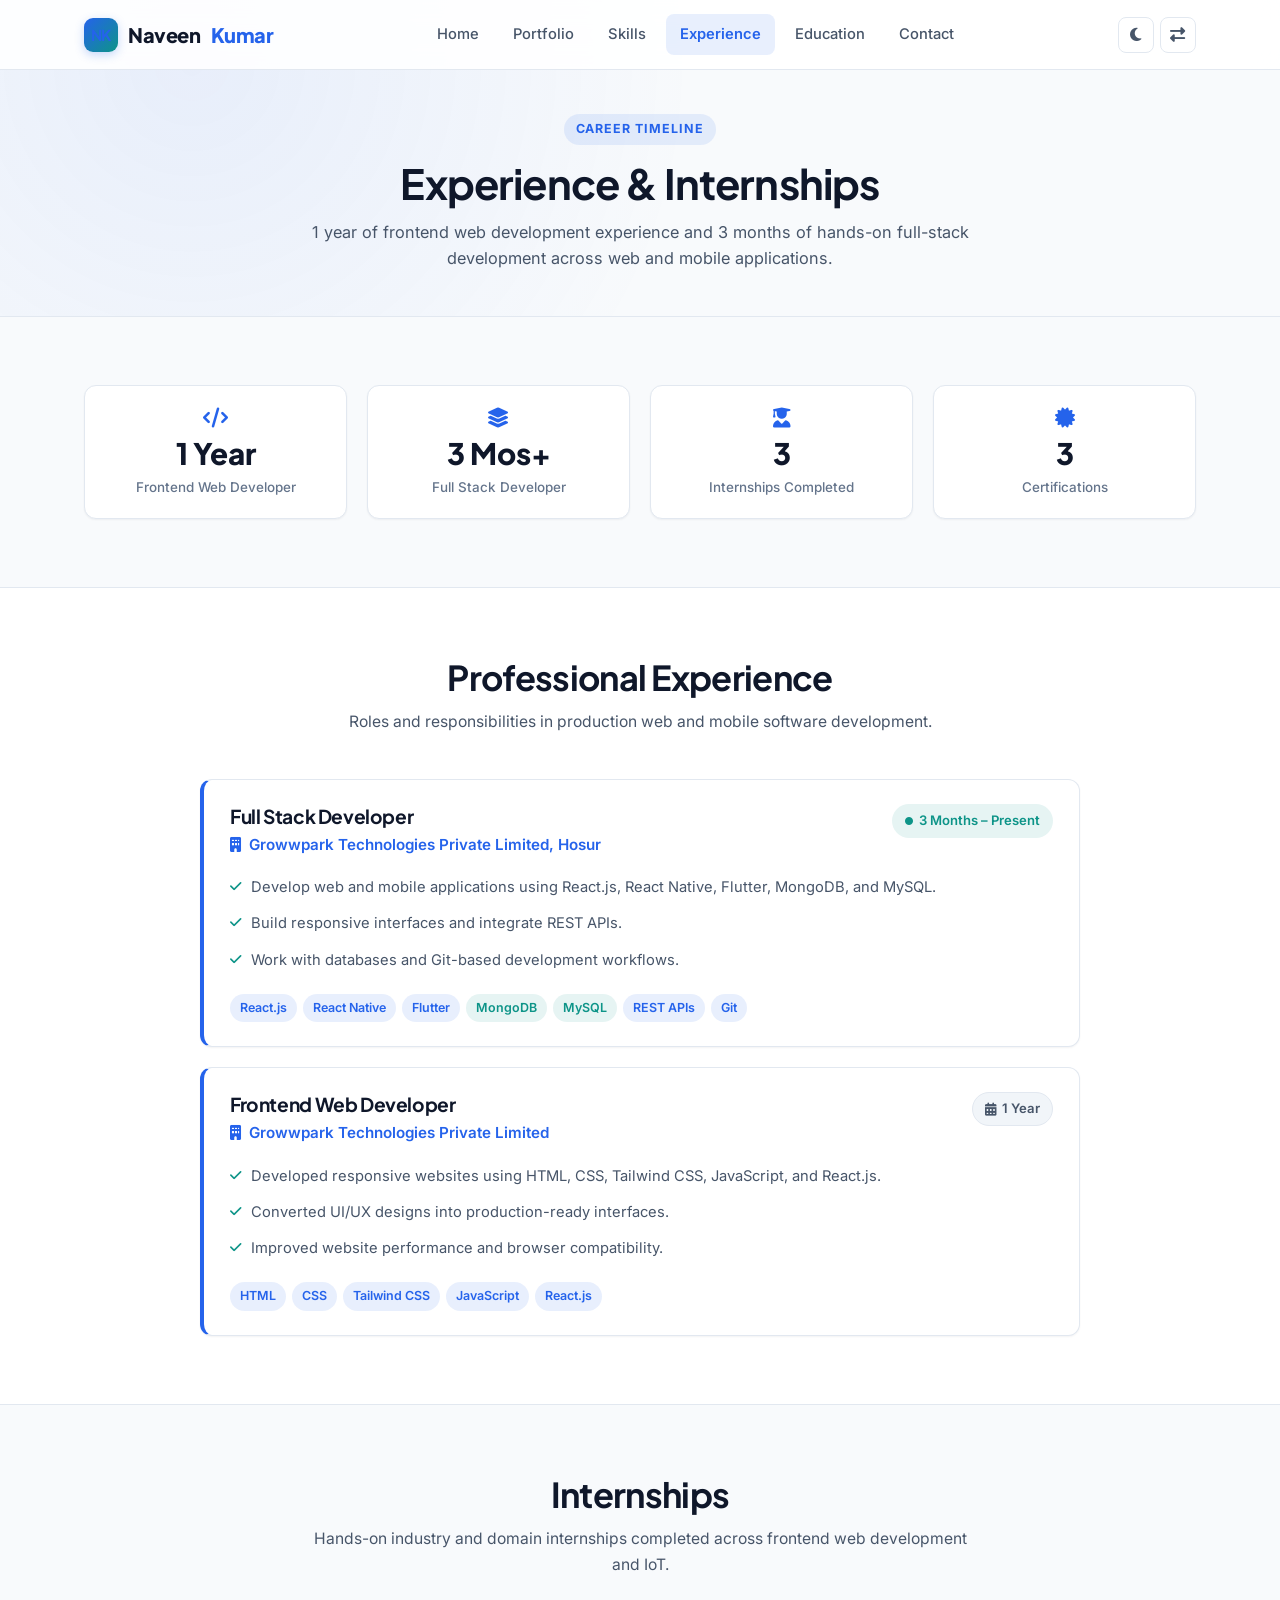
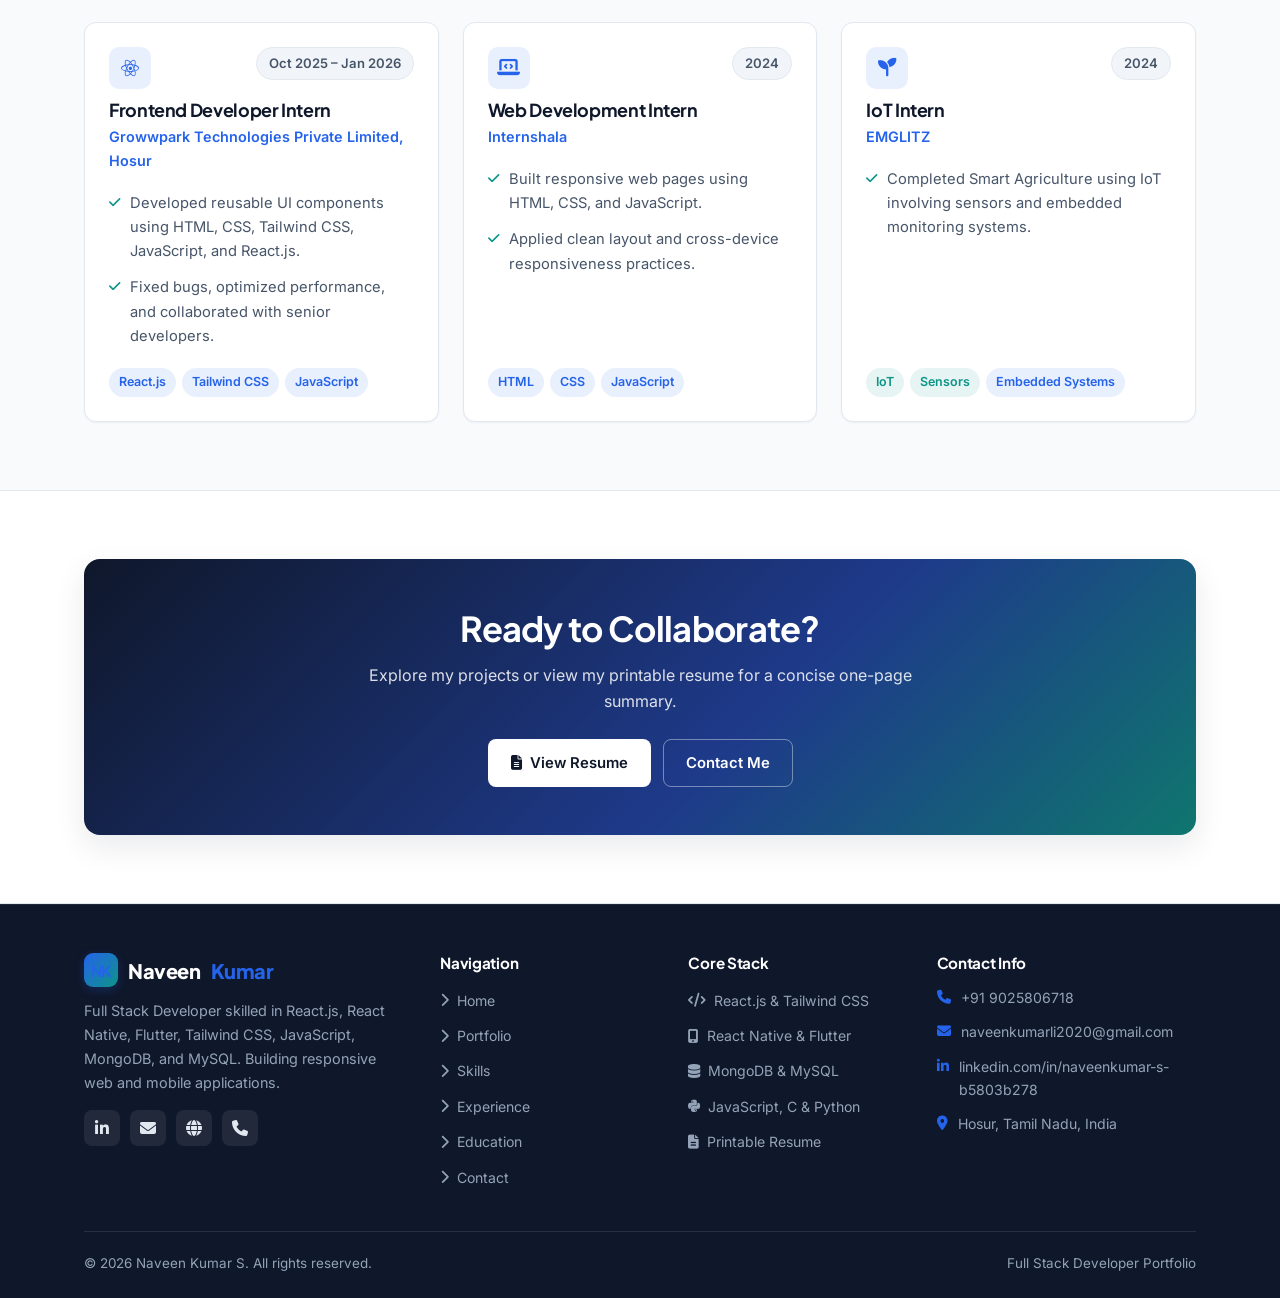
<file: experience.html>
<!DOCTYPE html>
<html lang="en">
<head>
    <meta charset="UTF-8">
    <meta name="viewport" content="width=device-width, initial-scale=1.0">
    <meta name="description" content="Work Experience & Internships of Naveen Kumar S - Full Stack Developer & Frontend Web Developer at Growwpark Technologies Private Limited, Internshala, and EMGLITZ.">
    <title>Experience | Naveen Kumar S - Full Stack Developer</title>
    <link rel="preconnect" href="https://fonts.googleapis.com">
    <link rel="preconnect" href="https://fonts.gstatic.com" crossorigin>
    <link href="https://fonts.googleapis.com/css2?family=Inter:wght@400;500;600;700&family=Plus+Jakarta+Sans:wght@600;700;800&display=swap" rel="stylesheet">
    <link rel="stylesheet" href="https://cdnjs.cloudflare.com/ajax/libs/font-awesome/6.4.0/css/all.min.css">
    <link rel="stylesheet" href="styles.css">
</head>
<body data-theme="light">
    <!-- Header -->
    <header>
        <div class="header-container container">
            <a href="index.html" class="logo">
                <span class="logo-badge">NK</span>
                Naveen<span>Kumar</span>
            </a>

            <nav>
                <ul class="nav-menu" id="navMenu">
                    <li><a href="index.html">Home</a></li>
                    <li><a href="portfolio.html">Portfolio</a></li>
                    <li><a href="skills.html">Skills</a></li>
                    <li><a href="experience.html" class="active">Experience</a></li>
                    <li><a href="education.html">Education</a></li>
                    <li><a href="contact.html">Contact</a></li>
                </ul>
            </nav>

            <div class="header-right">
                <div class="controls-container">
                    <button class="control-btn theme-toggle" id="themeToggle" title="Toggle Dark/Light Mode" aria-label="Toggle Dark/Light Mode">
                        <i class="fas fa-moon"></i>
                        <span class="tooltip">Switch to Dark</span>
                    </button>
                    <button class="control-btn rtl-toggle" id="rtlToggle" title="Toggle RTL/LTR" aria-label="Toggle RTL/LTR">
                        <i class="fas fa-exchange-alt"></i>
                        <span class="tooltip">Switch to RTL</span>
                    </button>
                </div>

                <button class="hamburger" id="hamburger" aria-label="Toggle Menu">
                    <i class="fas fa-bars"></i>
                </button>
            </div>
        </div>
    </header>

    <div class="menu-overlay" id="menuOverlay"></div>

    <!-- Page Header -->
    <section class="page-header">
        <div class="container">
            <span class="page-eyebrow">Career Timeline</span>
            <h1 class="page-title">Experience &amp; Internships</h1>
            <p class="page-subtitle">1 year of frontend web development experience and 3 months of hands-on full-stack development across web and mobile applications.</p>
        </div>
    </section>

    <!-- Experience Summary Stats -->
    <section class="section">
        <div class="container">
            <div class="grid-4">
                <div class="stat-card fade-in">
                    <i class="fas fa-code stat-icon"></i>
                    <span class="stat-number">1 Year</span>
                    <span class="stat-label">Frontend Web Developer</span>
                </div>
                <div class="stat-card fade-in">
                    <i class="fas fa-layer-group stat-icon"></i>
                    <span class="stat-number">3 Mos+</span>
                    <span class="stat-label">Full Stack Developer</span>
                </div>
                <div class="stat-card fade-in">
                    <i class="fas fa-user-graduate stat-icon"></i>
                    <span class="stat-number">3</span>
                    <span class="stat-label">Internships Completed</span>
                </div>
                <div class="stat-card fade-in">
                    <i class="fas fa-certificate stat-icon"></i>
                    <span class="stat-number">3</span>
                    <span class="stat-label">Certifications</span>
                </div>
            </div>
        </div>
    </section>

    <!-- Professional Experience -->
    <section class="section section-alt" id="professional">
        <div class="container">
            <div class="section-header fade-in">
                <h2 class="section-title">Professional Experience</h2>
                <p class="section-subtitle">Roles and responsibilities in production web and mobile software development.</p>
            </div>

            <div class="timeline-list">
                <!-- Full Stack Developer -->
                <div class="timeline-card fade-in">
                    <div class="timeline-card-head">
                        <div>
                            <h3 class="timeline-role">Full Stack Developer</h3>
                            <div class="timeline-org">
                                <i class="fas fa-building"></i>
                                Growwpark Technologies Private Limited, Hosur
                            </div>
                        </div>
                        <span class="period-badge current">
                            <i class="fas fa-circle" style="font-size: 0.5rem;"></i> 3 Months – Present
                        </span>
                    </div>
                    <ul class="check-list" style="margin-bottom: 16px;">
                        <li><i class="fas fa-check"></i><span>Develop web and mobile applications using React.js, React Native, Flutter, MongoDB, and MySQL.</span></li>
                        <li><i class="fas fa-check"></i><span>Build responsive interfaces and integrate REST APIs.</span></li>
                        <li><i class="fas fa-check"></i><span>Work with databases and Git-based development workflows.</span></li>
                    </ul>
                    <div class="tag-row" style="margin-bottom: 0;">
                        <span class="tag">React.js</span>
                        <span class="tag">React Native</span>
                        <span class="tag">Flutter</span>
                        <span class="tag teal">MongoDB</span>
                        <span class="tag teal">MySQL</span>
                        <span class="tag">REST APIs</span>
                        <span class="tag">Git</span>
                    </div>
                </div>

                <!-- Frontend Web Developer -->
                <div class="timeline-card fade-in">
                    <div class="timeline-card-head">
                        <div>
                            <h3 class="timeline-role">Frontend Web Developer</h3>
                            <div class="timeline-org">
                                <i class="fas fa-building"></i>
                                Growwpark Technologies Private Limited
                            </div>
                        </div>
                        <span class="period-badge">
                            <i class="fas fa-calendar-alt"></i> 1 Year
                        </span>
                    </div>
                    <ul class="check-list" style="margin-bottom: 16px;">
                        <li><i class="fas fa-check"></i><span>Developed responsive websites using HTML, CSS, Tailwind CSS, JavaScript, and React.js.</span></li>
                        <li><i class="fas fa-check"></i><span>Converted UI/UX designs into production-ready interfaces.</span></li>
                        <li><i class="fas fa-check"></i><span>Improved website performance and browser compatibility.</span></li>
                    </ul>
                    <div class="tag-row" style="margin-bottom: 0;">
                        <span class="tag">HTML</span>
                        <span class="tag">CSS</span>
                        <span class="tag">Tailwind CSS</span>
                        <span class="tag">JavaScript</span>
                        <span class="tag">React.js</span>
                    </div>
                </div>
            </div>
        </div>
    </section>

    <!-- Internships -->
    <section class="section" id="internships">
        <div class="container">
            <div class="section-header fade-in">
                <h2 class="section-title">Internships</h2>
                <p class="section-subtitle">Hands-on industry and domain internships completed across frontend web development and IoT.</p>
            </div>

            <div class="grid-3">
                <div class="card fade-in">
                    <div class="timeline-card-head" style="margin-bottom: 10px;">
                        <div class="category-icon"><i class="fab fa-react"></i></div>
                        <span class="period-badge">Oct 2025 – Jan 2026</span>
                    </div>
                    <h3 style="font-size: 1.12rem; margin-bottom: 4px;">Frontend Developer Intern</h3>
                    <p style="color: var(--accent); font-weight: 600; font-size: 0.9rem; margin-bottom: 12px;">
                        Growwpark Technologies Private Limited, Hosur
                    </p>
                    <ul class="check-list" style="margin-bottom: 14px; flex-grow: 1;">
                        <li><i class="fas fa-check"></i><span>Developed reusable UI components using HTML, CSS, Tailwind CSS, JavaScript, and React.js.</span></li>
                        <li><i class="fas fa-check"></i><span>Fixed bugs, optimized performance, and collaborated with senior developers.</span></li>
                    </ul>
                    <div class="tag-row" style="margin-bottom: 0;">
                        <span class="tag">React.js</span>
                        <span class="tag">Tailwind CSS</span>
                        <span class="tag">JavaScript</span>
                    </div>
                </div>

                <div class="card fade-in">
                    <div class="timeline-card-head" style="margin-bottom: 10px;">
                        <div class="category-icon"><i class="fas fa-laptop-code"></i></div>
                        <span class="period-badge">2024</span>
                    </div>
                    <h3 style="font-size: 1.12rem; margin-bottom: 4px;">Web Development Intern</h3>
                    <p style="color: var(--accent); font-weight: 600; font-size: 0.9rem; margin-bottom: 12px;">
                        Internshala
                    </p>
                    <ul class="check-list" style="margin-bottom: 14px; flex-grow: 1;">
                        <li><i class="fas fa-check"></i><span>Built responsive web pages using HTML, CSS, and JavaScript.</span></li>
                        <li><i class="fas fa-check"></i><span>Applied clean layout and cross-device responsiveness practices.</span></li>
                    </ul>
                    <div class="tag-row" style="margin-bottom: 0;">
                        <span class="tag">HTML</span>
                        <span class="tag">CSS</span>
                        <span class="tag">JavaScript</span>
                    </div>
                </div>

                <div class="card fade-in">
                    <div class="timeline-card-head" style="margin-bottom: 10px;">
                        <div class="category-icon"><i class="fas fa-seedling"></i></div>
                        <span class="period-badge">2024</span>
                    </div>
                    <h3 style="font-size: 1.12rem; margin-bottom: 4px;">IoT Intern</h3>
                    <p style="color: var(--accent); font-weight: 600; font-size: 0.9rem; margin-bottom: 12px;">
                        EMGLITZ
                    </p>
                    <ul class="check-list" style="margin-bottom: 14px; flex-grow: 1;">
                        <li><i class="fas fa-check"></i><span>Completed Smart Agriculture using IoT involving sensors and embedded monitoring systems.</span></li>
                    </ul>
                    <div class="tag-row" style="margin-bottom: 0;">
                        <span class="tag teal">IoT</span>
                        <span class="tag teal">Sensors</span>
                        <span class="tag">Embedded Systems</span>
                    </div>
                </div>
            </div>
        </div>
    </section>

    <!-- CTA Banner -->
    <section class="section section-alt">
        <div class="container">
            <div class="cta-banner fade-in">
                <h2>Ready to Collaborate?</h2>
                <p>Explore my projects or view my printable resume for a concise one-page summary.</p>
                <div class="cta-actions">
                    <a href="resume.html" class="btn btn-white"><i class="fas fa-file-alt"></i> View Resume</a>
                    <a href="contact.html" class="btn btn-white-outline">Contact Me</a>
                </div>
            </div>
        </div>
    </section>

    <!-- Footer -->
    <footer>
        <div class="container">
            <div class="footer-grid">
                <div>
                    <a href="index.html" class="logo footer-logo">
                        <span class="logo-badge">NK</span>
                        Naveen<span>Kumar</span>
                    </a>
                    <p class="footer-about">
                        Full Stack Developer skilled in React.js, React Native, Flutter, Tailwind CSS, JavaScript, MongoDB, and MySQL. Building responsive web and mobile applications.
                    </p>
                    <div class="social-row">
                        <a href="https://www.linkedin.com/in/naveenkumar-s-b5803b278" target="_blank" rel="noopener noreferrer" class="social-btn" title="LinkedIn"><i class="fab fa-linkedin-in"></i></a>
                        <a href="mailto:naveenkumarli2020@gmail.com" class="social-btn" title="Email"><i class="fas fa-envelope"></i></a>
                        <a href="https://my-porfolio-kappa-livid.vercel.app" target="_blank" rel="noopener noreferrer" class="social-btn" title="Portfolio"><i class="fas fa-globe"></i></a>
                        <a href="tel:+919025806718" class="social-btn" title="Phone"><i class="fas fa-phone"></i></a>
                    </div>
                </div>

                <div>
                    <h4 class="footer-heading">Navigation</h4>
                    <ul class="footer-links">
                        <li><a href="index.html"><i class="fas fa-chevron-right"></i> Home</a></li>
                        <li><a href="portfolio.html"><i class="fas fa-chevron-right"></i> Portfolio</a></li>
                        <li><a href="skills.html"><i class="fas fa-chevron-right"></i> Skills</a></li>
                        <li><a href="experience.html"><i class="fas fa-chevron-right"></i> Experience</a></li>
                        <li><a href="education.html"><i class="fas fa-chevron-right"></i> Education</a></li>
                        <li><a href="contact.html"><i class="fas fa-chevron-right"></i> Contact</a></li>
                    </ul>
                </div>

                <div>
                    <h4 class="footer-heading">Core Stack</h4>
                    <ul class="footer-links">
                        <li><a href="skills.html"><i class="fas fa-code"></i> React.js &amp; Tailwind CSS</a></li>
                        <li><a href="skills.html"><i class="fas fa-mobile-alt"></i> React Native &amp; Flutter</a></li>
                        <li><a href="skills.html"><i class="fas fa-database"></i> MongoDB &amp; MySQL</a></li>
                        <li><a href="skills.html"><i class="fab fa-python"></i> JavaScript, C &amp; Python</a></li>
                        <li><a href="resume.html"><i class="fas fa-file-alt"></i> Printable Resume</a></li>
                    </ul>
                </div>

                <div>
                    <h4 class="footer-heading">Contact Info</h4>
                    <ul class="footer-contact">
                        <li><i class="fas fa-phone"></i><span>+91 9025806718</span></li>
                        <li><i class="fas fa-envelope"></i><span>naveenkumarli2020@gmail.com</span></li>
                        <li><i class="fab fa-linkedin-in"></i><span>linkedin.com/in/naveenkumar-s-b5803b278</span></li>
                        <li><i class="fas fa-map-marker-alt"></i><span>Hosur, Tamil Nadu, India</span></li>
                    </ul>
                </div>
            </div>

            <div class="footer-bottom">
                <span>&copy; <span class="current-year"></span> Naveen Kumar S. All rights reserved.</span>
                <span>Full Stack Developer Portfolio</span>
            </div>
        </div>
    </footer>

    <script src="script.js"></script>
</body>
</html>
</file>
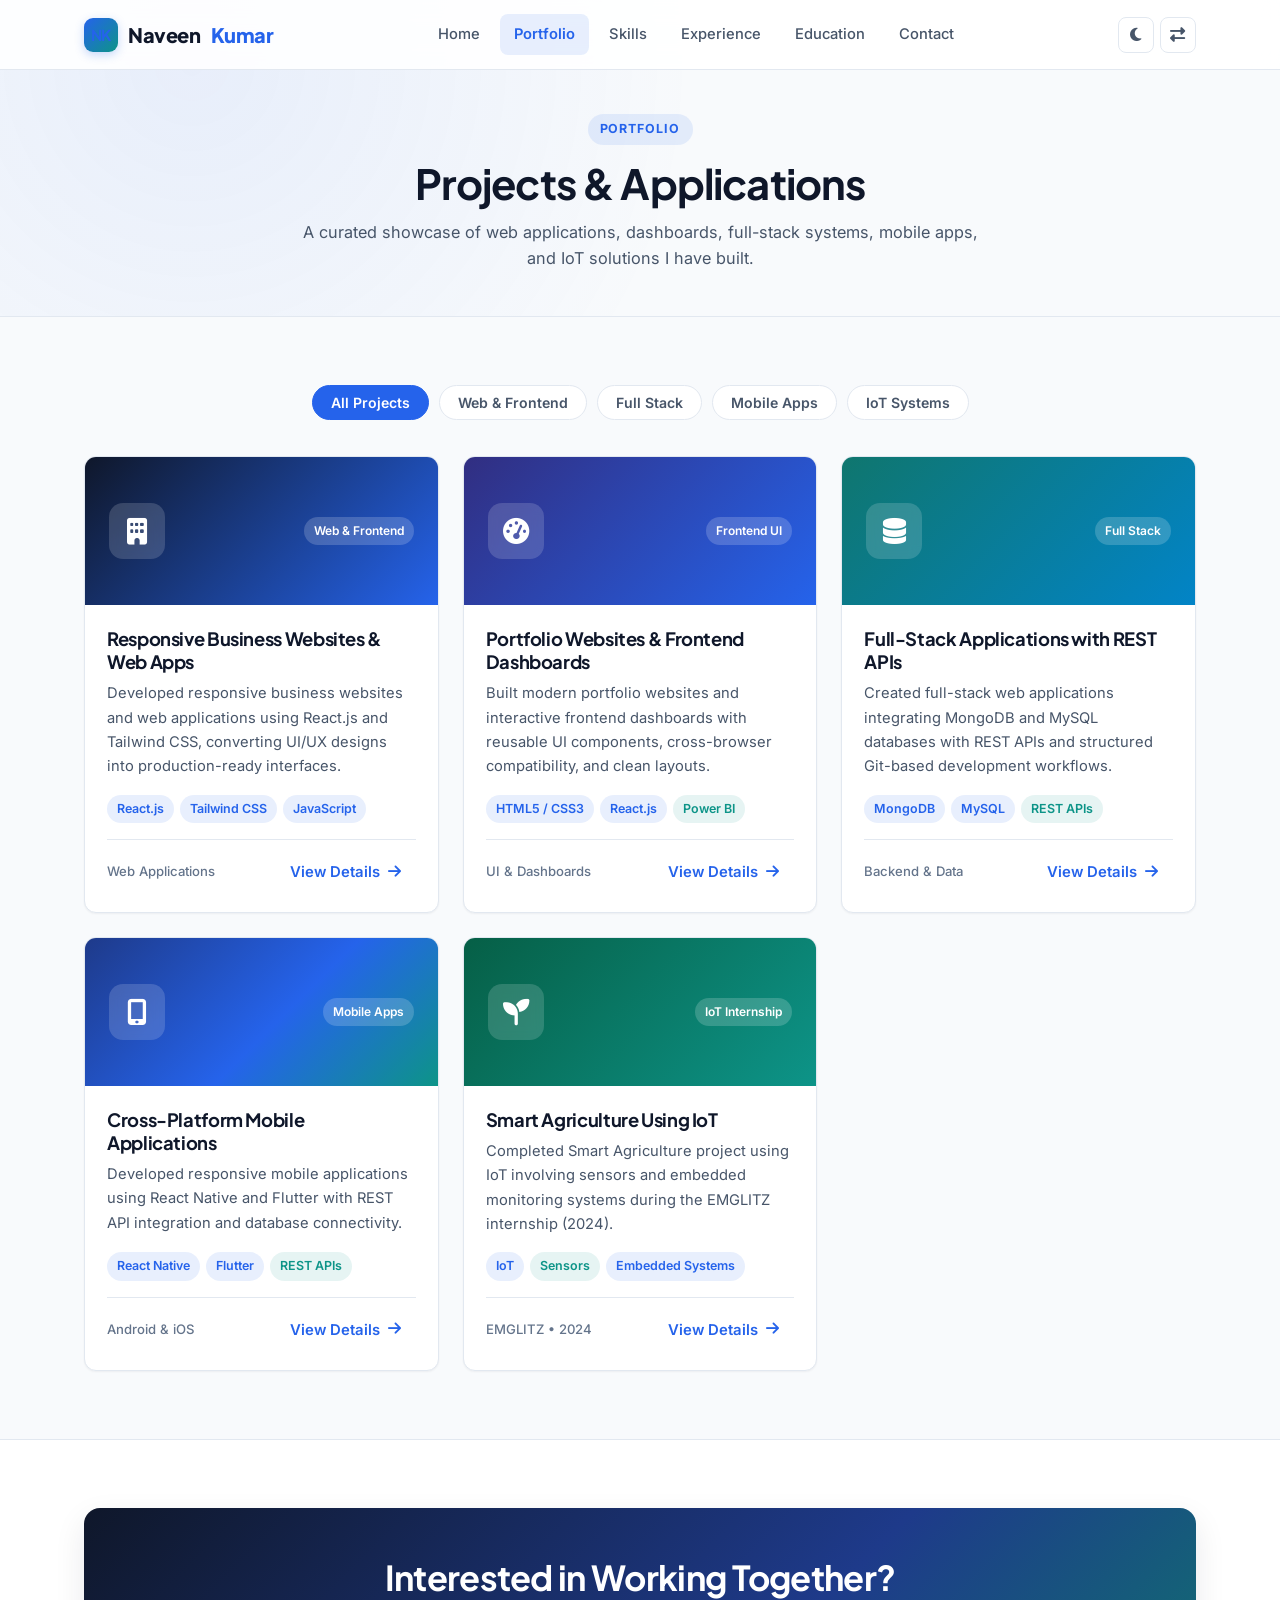
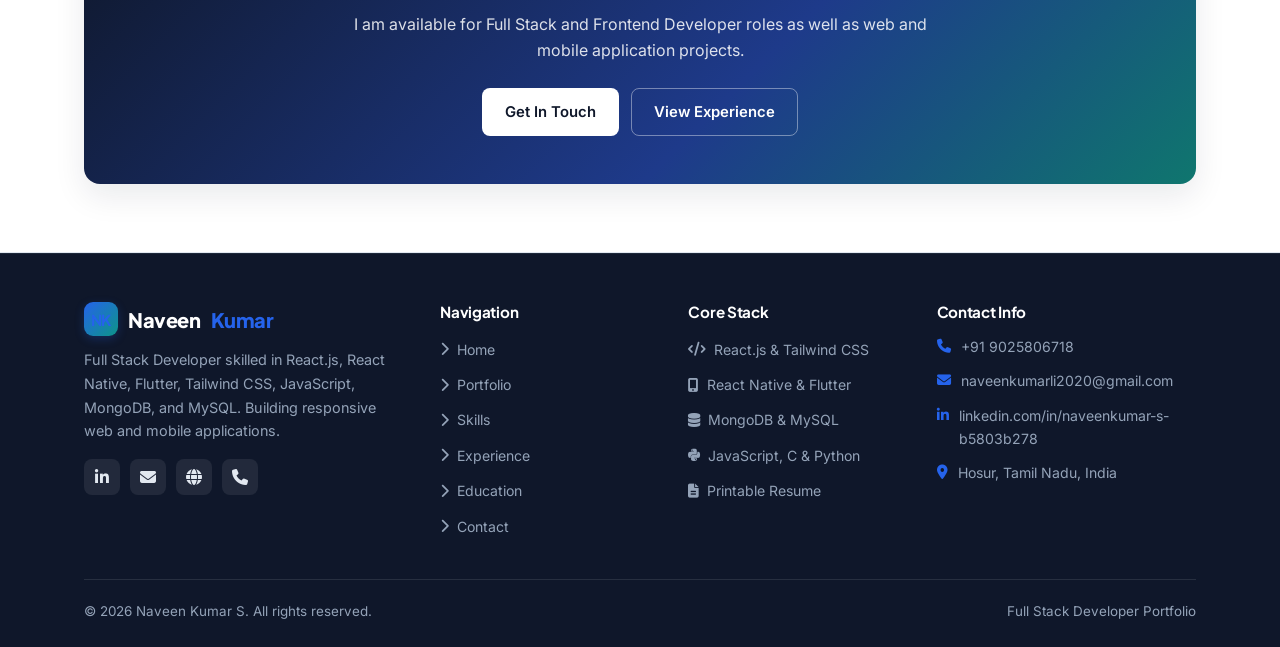
<file: portfolio.html>
<!DOCTYPE html>
<html lang="en">
<head>
    <meta charset="UTF-8">
    <meta name="viewport" content="width=device-width, initial-scale=1.0">
    <meta name="description" content="Projects by Naveen Kumar S - Full Stack Developer: React.js websites, dashboards, MongoDB/MySQL full-stack apps, React Native & Flutter mobile apps, and IoT systems.">
    <title>Portfolio | Naveen Kumar S - Full Stack Developer</title>
    <link rel="preconnect" href="https://fonts.googleapis.com">
    <link rel="preconnect" href="https://fonts.gstatic.com" crossorigin>
    <link href="https://fonts.googleapis.com/css2?family=Inter:wght@400;500;600;700&family=Plus+Jakarta+Sans:wght@600;700;800&display=swap" rel="stylesheet">
    <link rel="stylesheet" href="https://cdnjs.cloudflare.com/ajax/libs/font-awesome/6.4.0/css/all.min.css">
    <link rel="stylesheet" href="styles.css">
</head>
<body data-theme="light">
    <!-- Header -->
    <header>
        <div class="header-container container">
            <a href="index.html" class="logo">
                <span class="logo-badge">NK</span>
                Naveen<span>Kumar</span>
            </a>

            <nav>
                <ul class="nav-menu" id="navMenu">
                    <li><a href="index.html">Home</a></li>
                    <li><a href="portfolio.html" class="active">Portfolio</a></li>
                    <li><a href="skills.html">Skills</a></li>
                    <li><a href="experience.html">Experience</a></li>
                    <li><a href="education.html">Education</a></li>
                    <li><a href="contact.html">Contact</a></li>
                </ul>
            </nav>

            <div class="header-right">
                <div class="controls-container">
                    <button class="control-btn theme-toggle" id="themeToggle" title="Toggle Dark/Light Mode" aria-label="Toggle Dark/Light Mode">
                        <i class="fas fa-moon"></i>
                        <span class="tooltip">Switch to Dark</span>
                    </button>
                    <button class="control-btn rtl-toggle" id="rtlToggle" title="Toggle RTL/LTR" aria-label="Toggle RTL/LTR">
                        <i class="fas fa-exchange-alt"></i>
                        <span class="tooltip">Switch to RTL</span>
                    </button>
                </div>

                <button class="hamburger" id="hamburger" aria-label="Toggle Menu">
                    <i class="fas fa-bars"></i>
                </button>
            </div>
        </div>
    </header>

    <div class="menu-overlay" id="menuOverlay"></div>

    <!-- Page Header -->
    <section class="page-header">
        <div class="container">
            <span class="page-eyebrow">Portfolio</span>
            <h1 class="page-title">Projects &amp; Applications</h1>
            <p class="page-subtitle">A curated showcase of web applications, dashboards, full-stack systems, mobile apps, and IoT solutions I have built.</p>
        </div>
    </section>

    <!-- Portfolio Section -->
    <section class="section" id="portfolio">
        <div class="container">
            <!-- Filter Buttons -->
            <div class="filter-container">
                <button class="filter-btn active" data-filter="all">All Projects</button>
                <button class="filter-btn" data-filter="web">Web &amp; Frontend</button>
                <button class="filter-btn" data-filter="fullstack">Full Stack</button>
                <button class="filter-btn" data-filter="mobile">Mobile Apps</button>
                <button class="filter-btn" data-filter="iot">IoT Systems</button>
            </div>

            <!-- Portfolio Grid -->
            <div class="grid-3" id="portfolioGrid">
                <!-- Project 1 -->
                <article class="project-card portfolio-item fade-in" data-category="web">
                    <div class="project-banner alt-1">
                        <div class="project-banner-icon"><i class="fas fa-building"></i></div>
                        <span class="project-type-badge">Web &amp; Frontend</span>
                    </div>
                    <div class="project-body">
                        <h3 class="project-title">Responsive Business Websites &amp; Web Apps</h3>
                        <p class="project-desc">Developed responsive business websites and web applications using React.js and Tailwind CSS, converting UI/UX designs into production-ready interfaces.</p>
                        <div class="tag-row">
                            <span class="tag">React.js</span>
                            <span class="tag">Tailwind CSS</span>
                            <span class="tag">JavaScript</span>
                        </div>
                        <div class="project-footer">
                            <span class="project-scope">Web Applications</span>
                            <button class="btn btn-ghost view-project" data-project="project1">
                                View Details <i class="fas fa-arrow-right"></i>
                            </button>
                        </div>
                    </div>
                </article>

                <!-- Project 2 -->
                <article class="project-card portfolio-item fade-in" data-category="web">
                    <div class="project-banner alt-3">
                        <div class="project-banner-icon"><i class="fas fa-tachometer-alt"></i></div>
                        <span class="project-type-badge">Frontend UI</span>
                    </div>
                    <div class="project-body">
                        <h3 class="project-title">Portfolio Websites &amp; Frontend Dashboards</h3>
                        <p class="project-desc">Built modern portfolio websites and interactive frontend dashboards with reusable UI components, cross-browser compatibility, and clean layouts.</p>
                        <div class="tag-row">
                            <span class="tag">HTML5 / CSS3</span>
                            <span class="tag">React.js</span>
                            <span class="tag teal">Power BI</span>
                        </div>
                        <div class="project-footer">
                            <span class="project-scope">UI &amp; Dashboards</span>
                            <button class="btn btn-ghost view-project" data-project="project2">
                                View Details <i class="fas fa-arrow-right"></i>
                            </button>
                        </div>
                    </div>
                </article>

                <!-- Project 3 -->
                <article class="project-card portfolio-item fade-in" data-category="fullstack">
                    <div class="project-banner alt-2">
                        <div class="project-banner-icon"><i class="fas fa-database"></i></div>
                        <span class="project-type-badge">Full Stack</span>
                    </div>
                    <div class="project-body">
                        <h3 class="project-title">Full-Stack Applications with REST APIs</h3>
                        <p class="project-desc">Created full-stack web applications integrating MongoDB and MySQL databases with REST APIs and structured Git-based development workflows.</p>
                        <div class="tag-row">
                            <span class="tag">MongoDB</span>
                            <span class="tag">MySQL</span>
                            <span class="tag teal">REST APIs</span>
                        </div>
                        <div class="project-footer">
                            <span class="project-scope">Backend &amp; Data</span>
                            <button class="btn btn-ghost view-project" data-project="project3">
                                View Details <i class="fas fa-arrow-right"></i>
                            </button>
                        </div>
                    </div>
                </article>

                <!-- Project 4 -->
                <article class="project-card portfolio-item fade-in" data-category="mobile fullstack">
                    <div class="project-banner">
                        <div class="project-banner-icon"><i class="fas fa-mobile-alt"></i></div>
                        <span class="project-type-badge">Mobile Apps</span>
                    </div>
                    <div class="project-body">
                        <h3 class="project-title">Cross-Platform Mobile Applications</h3>
                        <p class="project-desc">Developed responsive mobile applications using React Native and Flutter with REST API integration and database connectivity.</p>
                        <div class="tag-row">
                            <span class="tag">React Native</span>
                            <span class="tag">Flutter</span>
                            <span class="tag teal">REST APIs</span>
                        </div>
                        <div class="project-footer">
                            <span class="project-scope">Android &amp; iOS</span>
                            <button class="btn btn-ghost view-project" data-project="project4">
                                View Details <i class="fas fa-arrow-right"></i>
                            </button>
                        </div>
                    </div>
                </article>

                <!-- Project 5 -->
                <article class="project-card portfolio-item fade-in" data-category="iot">
                    <div class="project-banner alt-4">
                        <div class="project-banner-icon"><i class="fas fa-seedling"></i></div>
                        <span class="project-type-badge">IoT Internship</span>
                    </div>
                    <div class="project-body">
                        <h3 class="project-title">Smart Agriculture Using IoT</h3>
                        <p class="project-desc">Completed Smart Agriculture project using IoT involving sensors and embedded monitoring systems during the EMGLITZ internship (2024).</p>
                        <div class="tag-row">
                            <span class="tag">IoT</span>
                            <span class="tag teal">Sensors</span>
                            <span class="tag">Embedded Systems</span>
                        </div>
                        <div class="project-footer">
                            <span class="project-scope">EMGLITZ &bull; 2024</span>
                            <button class="btn btn-ghost view-project" data-project="project5">
                                View Details <i class="fas fa-arrow-right"></i>
                            </button>
                        </div>
                    </div>
                </article>
            </div>

            <!-- Dynamic Project Details Container -->
            <div id="projectDetailsContainer"></div>
        </div>
    </section>

    <!-- CTA Banner -->
    <section class="section section-alt">
        <div class="container">
            <div class="cta-banner fade-in">
                <h2>Interested in Working Together?</h2>
                <p>I am available for Full Stack and Frontend Developer roles as well as web and mobile application projects.</p>
                <div class="cta-actions">
                    <a href="contact.html" class="btn btn-white">Get In Touch</a>
                    <a href="experience.html" class="btn btn-white-outline">View Experience</a>
                </div>
            </div>
        </div>
    </section>

    <!-- Project Details Templates -->
    <template id="project1Template">
        <div class="project-details-panel">
            <div class="project-details-head">
                <div>
                    <span class="page-eyebrow">Web &amp; Frontend</span>
                    <h2 style="font-size: 1.5rem;">Responsive Business Websites &amp; Web Applications</h2>
                </div>
                <button class="close-details" aria-label="Close details"><i class="fas fa-times"></i></button>
            </div>
            <div class="project-details-grid">
                <div>
                    <h3 style="font-size: 1.05rem; margin-bottom: 10px;">Overview</h3>
                    <p style="color: var(--text-muted); font-size: 0.94rem;">
                        Designed and built responsive business websites and interactive web applications using React.js and Tailwind CSS. Focused on faithfully translating UI/UX designs into clean, production-ready interfaces with strong performance and cross-browser compatibility.
                    </p>
                </div>
                <div>
                    <h3 style="font-size: 1.05rem; margin-bottom: 10px;">Key Highlights</h3>
                    <ul class="check-list">
                        <li><i class="fas fa-check"></i><span>UI/UX design to production-ready React.js components</span></li>
                        <li><i class="fas fa-check"></i><span>Mobile-first responsive layouts with Tailwind CSS</span></li>
                        <li><i class="fas fa-check"></i><span>Performance optimization and cross-browser testing</span></li>
                        <li><i class="fas fa-check"></i><span>Clean, maintainable component architecture</span></li>
                    </ul>
                </div>
            </div>
        </div>
    </template>

    <template id="project2Template">
        <div class="project-details-panel">
            <div class="project-details-head">
                <div>
                    <span class="page-eyebrow">Frontend UI</span>
                    <h2 style="font-size: 1.5rem;">Portfolio Websites &amp; Frontend Dashboards</h2>
                </div>
                <button class="close-details" aria-label="Close details"><i class="fas fa-times"></i></button>
            </div>
            <div class="project-details-grid">
                <div>
                    <h3 style="font-size: 1.05rem; margin-bottom: 10px;">Overview</h3>
                    <p style="color: var(--text-muted); font-size: 0.94rem;">
                        Built personal portfolio websites, WordPress customizations, and interactive frontend dashboards. Combined semantic HTML, modern CSS, JavaScript, and React.js with visual reporting concepts from Power BI.
                    </p>
                </div>
                <div>
                    <h3 style="font-size: 1.05rem; margin-bottom: 10px;">Key Highlights</h3>
                    <ul class="check-list">
                        <li><i class="fas fa-check"></i><span>Reusable UI components for dashboards and navigation</span></li>
                        <li><i class="fas fa-check"></i><span>Fast page load and responsive grid layouts</span></li>
                        <li><i class="fas fa-check"></i><span>Theme support, filtering, and interactive views</span></li>
                        <li><i class="fas fa-check"></i><span>Experience with WordPress &amp; Power BI reporting</span></li>
                    </ul>
                </div>
            </div>
        </div>
    </template>

    <template id="project3Template">
        <div class="project-details-panel">
            <div class="project-details-head">
                <div>
                    <span class="page-eyebrow">Full Stack</span>
                    <h2 style="font-size: 1.5rem;">Full-Stack Applications with MongoDB, MySQL &amp; REST APIs</h2>
                </div>
                <button class="close-details" aria-label="Close details"><i class="fas fa-times"></i></button>
            </div>
            <div class="project-details-grid">
                <div>
                    <h3 style="font-size: 1.05rem; margin-bottom: 10px;">Overview</h3>
                    <p style="color: var(--text-muted); font-size: 0.94rem;">
                        Created full-stack web applications combining responsive frontend interfaces with structured backend data storage using MongoDB and MySQL, connected via REST APIs and managed through Git-based development workflows.
                    </p>
                </div>
                <div>
                    <h3 style="font-size: 1.05rem; margin-bottom: 10px;">Key Highlights</h3>
                    <ul class="check-list">
                        <li><i class="fas fa-check"></i><span>REST API integration with loading &amp; error handling</span></li>
                        <li><i class="fas fa-check"></i><span>Database modeling and querying in MongoDB &amp; MySQL</span></li>
                        <li><i class="fas fa-check"></i><span>Version control &amp; collaboration using Git workflows</span></li>
                        <li><i class="fas fa-check"></i><span>End-to-end CRUD flows and responsive UI</span></li>
                    </ul>
                </div>
            </div>
        </div>
    </template>

    <template id="project4Template">
        <div class="project-details-panel">
            <div class="project-details-head">
                <div>
                    <span class="page-eyebrow">Mobile Apps</span>
                    <h2 style="font-size: 1.5rem;">Cross-Platform Mobile Applications (React Native &amp; Flutter)</h2>
                </div>
                <button class="close-details" aria-label="Close details"><i class="fas fa-times"></i></button>
            </div>
            <div class="project-details-grid">
                <div>
                    <h3 style="font-size: 1.05rem; margin-bottom: 10px;">Overview</h3>
                    <p style="color: var(--text-muted); font-size: 0.94rem;">
                        Developed mobile applications using React Native and Flutter, building responsive mobile screens, integrating backend REST APIs, and connecting with MongoDB and MySQL databases.
                    </p>
                </div>
                <div>
                    <h3 style="font-size: 1.05rem; margin-bottom: 10px;">Key Highlights</h3>
                    <ul class="check-list">
                        <li><i class="fas fa-check"></i><span>Cross-platform UI built with React Native &amp; Flutter</span></li>
                        <li><i class="fas fa-check"></i><span>REST API consumption and dynamic data rendering</span></li>
                        <li><i class="fas fa-check"></i><span>Consistent layouts across screen sizes</span></li>
                        <li><i class="fas fa-check"></i><span>Git-based collaborative development</span></li>
                    </ul>
                </div>
            </div>
        </div>
    </template>

    <template id="project5Template">
        <div class="project-details-panel">
            <div class="project-details-head">
                <div>
                    <span class="page-eyebrow">IoT Internship &bull; EMGLITZ (2024)</span>
                    <h2 style="font-size: 1.5rem;">Smart Agriculture Using IoT</h2>
                </div>
                <button class="close-details" aria-label="Close details"><i class="fas fa-times"></i></button>
            </div>
            <div class="project-details-grid">
                <div>
                    <h3 style="font-size: 1.05rem; margin-bottom: 10px;">Overview</h3>
                    <p style="color: var(--text-muted); font-size: 0.94rem;">
                        Completed Smart Agriculture using IoT during my 2024 IoT Internship at EMGLITZ, involving environmental sensors and embedded monitoring systems for agricultural data tracking.
                    </p>
                </div>
                <div>
                    <h3 style="font-size: 1.05rem; margin-bottom: 10px;">Key Highlights</h3>
                    <ul class="check-list">
                        <li><i class="fas fa-check"></i><span>Sensor interfacing for field condition monitoring</span></li>
                        <li><i class="fas fa-check"></i><span>Embedded monitoring system integration</span></li>
                        <li><i class="fas fa-check"></i><span>Real-time parameter observation &amp; control logic</span></li>
                    </ul>
                </div>
            </div>
        </div>
    </template>

    <!-- Footer -->
    <footer>
        <div class="container">
            <div class="footer-grid">
                <div>
                    <a href="index.html" class="logo footer-logo">
                        <span class="logo-badge">NK</span>
                        Naveen<span>Kumar</span>
                    </a>
                    <p class="footer-about">
                        Full Stack Developer skilled in React.js, React Native, Flutter, Tailwind CSS, JavaScript, MongoDB, and MySQL. Building responsive web and mobile applications.
                    </p>
                    <div class="social-row">
                        <a href="https://www.linkedin.com/in/naveenkumar-s-b5803b278" target="_blank" rel="noopener noreferrer" class="social-btn" title="LinkedIn"><i class="fab fa-linkedin-in"></i></a>
                        <a href="mailto:naveenkumarli2020@gmail.com" class="social-btn" title="Email"><i class="fas fa-envelope"></i></a>
                        <a href="https://my-porfolio-kappa-livid.vercel.app" target="_blank" rel="noopener noreferrer" class="social-btn" title="Portfolio"><i class="fas fa-globe"></i></a>
                        <a href="tel:+919025806718" class="social-btn" title="Phone"><i class="fas fa-phone"></i></a>
                    </div>
                </div>

                <div>
                    <h4 class="footer-heading">Navigation</h4>
                    <ul class="footer-links">
                        <li><a href="index.html"><i class="fas fa-chevron-right"></i> Home</a></li>
                        <li><a href="portfolio.html"><i class="fas fa-chevron-right"></i> Portfolio</a></li>
                        <li><a href="skills.html"><i class="fas fa-chevron-right"></i> Skills</a></li>
                        <li><a href="experience.html"><i class="fas fa-chevron-right"></i> Experience</a></li>
                        <li><a href="education.html"><i class="fas fa-chevron-right"></i> Education</a></li>
                        <li><a href="contact.html"><i class="fas fa-chevron-right"></i> Contact</a></li>
                    </ul>
                </div>

                <div>
                    <h4 class="footer-heading">Core Stack</h4>
                    <ul class="footer-links">
                        <li><a href="skills.html"><i class="fas fa-code"></i> React.js &amp; Tailwind CSS</a></li>
                        <li><a href="skills.html"><i class="fas fa-mobile-alt"></i> React Native &amp; Flutter</a></li>
                        <li><a href="skills.html"><i class="fas fa-database"></i> MongoDB &amp; MySQL</a></li>
                        <li><a href="skills.html"><i class="fab fa-python"></i> JavaScript, C &amp; Python</a></li>
                        <li><a href="resume.html"><i class="fas fa-file-alt"></i> Printable Resume</a></li>
                    </ul>
                </div>

                <div>
                    <h4 class="footer-heading">Contact Info</h4>
                    <ul class="footer-contact">
                        <li><i class="fas fa-phone"></i><span>+91 9025806718</span></li>
                        <li><i class="fas fa-envelope"></i><span>naveenkumarli2020@gmail.com</span></li>
                        <li><i class="fab fa-linkedin-in"></i><span>linkedin.com/in/naveenkumar-s-b5803b278</span></li>
                        <li><i class="fas fa-map-marker-alt"></i><span>Hosur, Tamil Nadu, India</span></li>
                    </ul>
                </div>
            </div>

            <div class="footer-bottom">
                <span>&copy; <span class="current-year"></span> Naveen Kumar S. All rights reserved.</span>
                <span>Full Stack Developer Portfolio</span>
            </div>
        </div>
    </footer>

    <script src="script.js"></script>
</body>
</html>
</file>
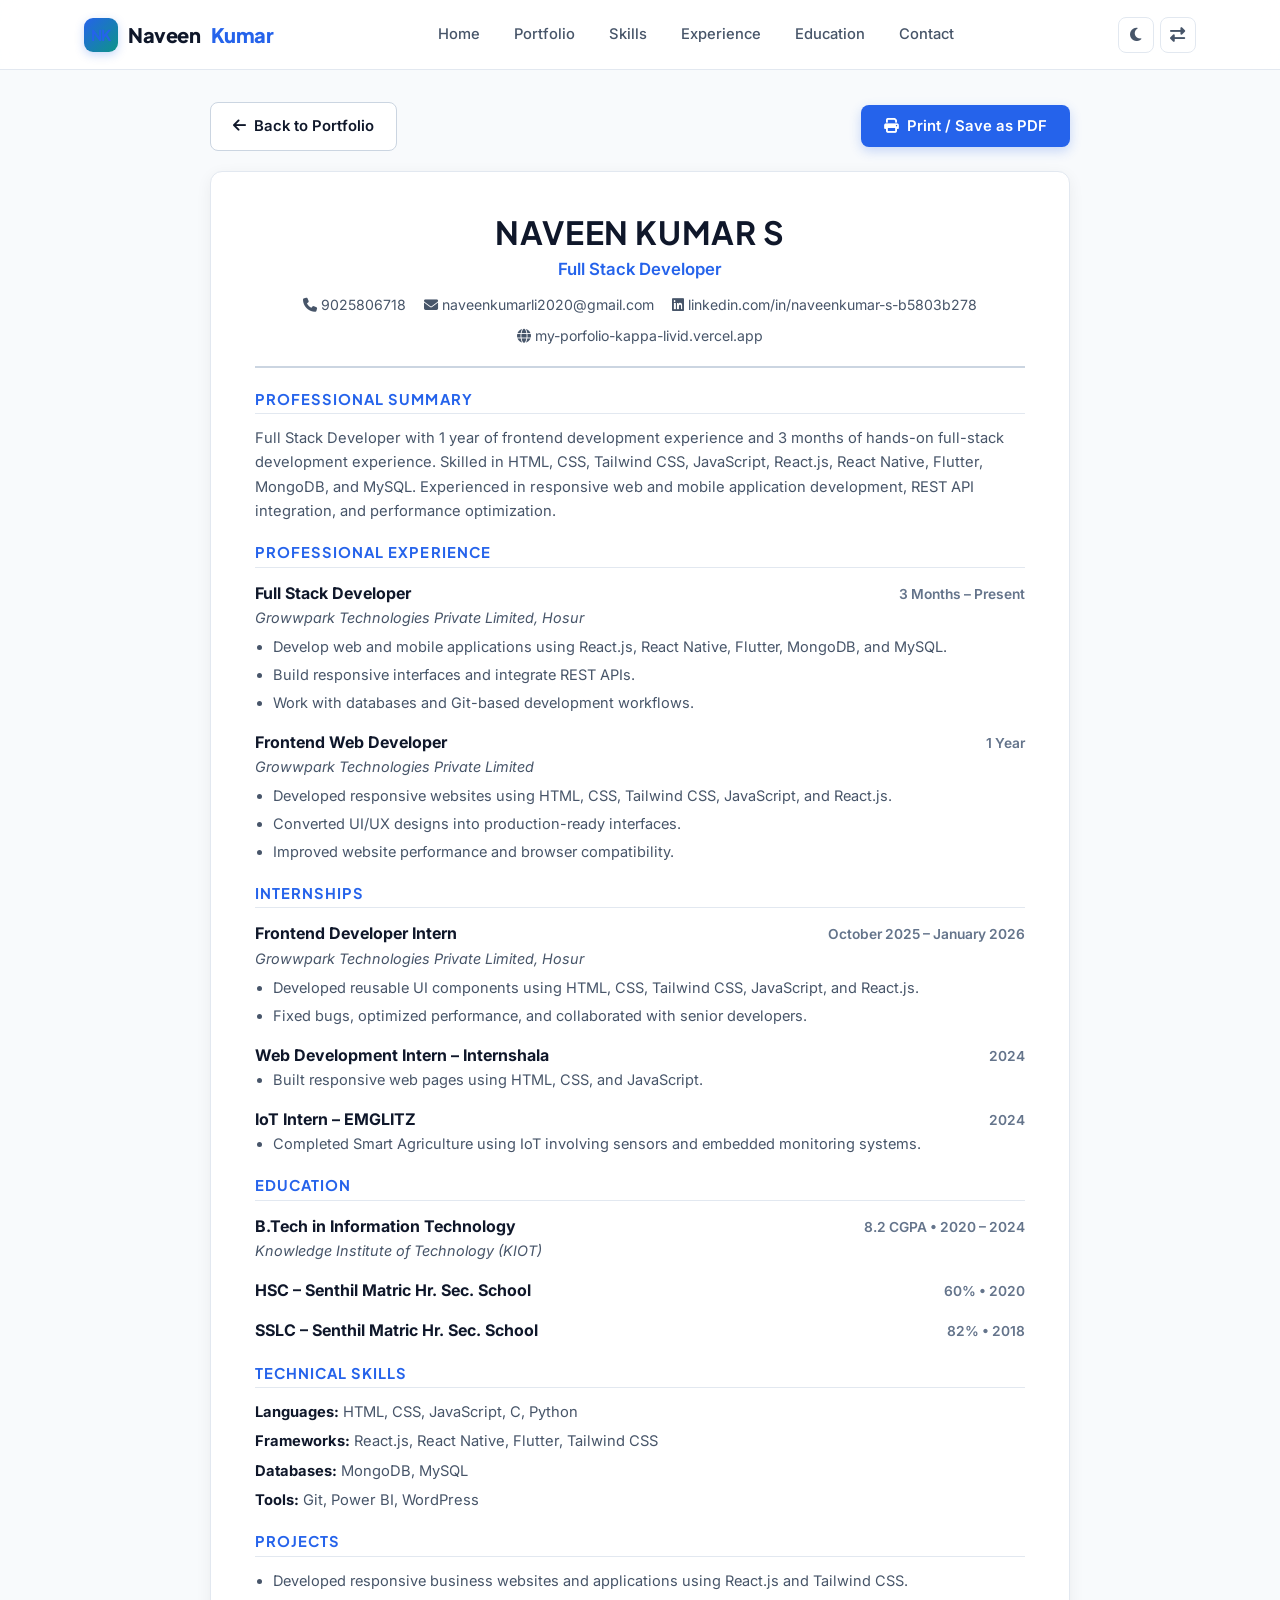
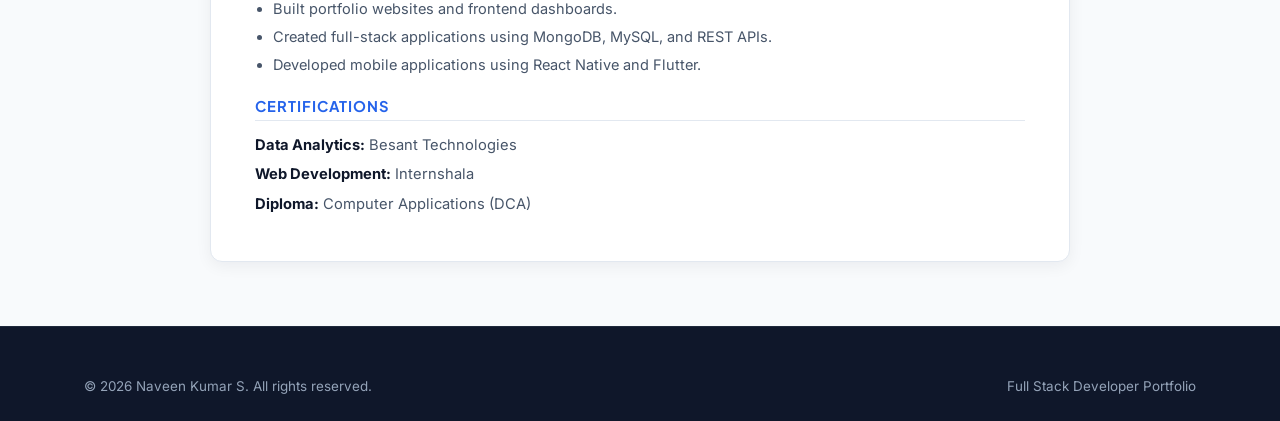
<file: resume.html>
<!DOCTYPE html>
<html lang="en">
<head>
    <meta charset="UTF-8">
    <meta name="viewport" content="width=device-width, initial-scale=1.0">
    <meta name="description" content="Resume of Naveen Kumar S - Full Stack Developer">
    <title>Resume | Naveen Kumar S - Full Stack Developer</title>
    <link rel="preconnect" href="https://fonts.googleapis.com">
    <link rel="preconnect" href="https://fonts.gstatic.com" crossorigin>
    <link href="https://fonts.googleapis.com/css2?family=Inter:wght@400;500;600;700&family=Plus+Jakarta+Sans:wght@600;700;800&display=swap" rel="stylesheet">
    <link rel="stylesheet" href="https://cdnjs.cloudflare.com/ajax/libs/font-awesome/6.4.0/css/all.min.css">
    <link rel="stylesheet" href="styles.css">
    <style>
        .resume-page-wrap {
            padding: calc(var(--header-height) + 32px) 0 64px;
        }

        .resume-toolbar {
            display: flex;
            justify-content: space-between;
            align-items: center;
            flex-wrap: wrap;
            gap: 12px;
            max-width: 860px;
            margin: 0 auto 20px;
        }

        .resume-sheet {
            max-width: 860px;
            margin: 0 auto;
            background-color: var(--surface);
            border: 1px solid var(--border);
            border-radius: var(--radius-md);
            padding: 40px 44px;
            box-shadow: var(--shadow-md);
        }

        .resume-head {
            text-align: center;
            padding-bottom: 18px;
            border-bottom: 2px solid var(--border-strong);
            margin-bottom: 22px;
        }

        .resume-head h1 {
            font-size: 2rem;
            letter-spacing: 0.02em;
            margin-bottom: 4px;
        }

        .resume-head-role {
            font-size: 1.05rem;
            font-weight: 600;
            color: var(--accent);
            margin-bottom: 10px;
        }

        .resume-contact-line {
            display: flex;
            flex-wrap: wrap;
            justify-content: center;
            gap: 8px 18px;
            font-size: 0.88rem;
            color: var(--text-muted);
        }

        .resume-contact-line a:hover {
            color: var(--accent);
            text-decoration: underline;
        }

        .resume-section {
            margin-bottom: 20px;
        }

        .resume-section:last-child {
            margin-bottom: 0;
        }

        .resume-section-title {
            font-size: 0.92rem;
            font-weight: 700;
            text-transform: uppercase;
            letter-spacing: 0.07em;
            color: var(--accent);
            border-bottom: 1px solid var(--border);
            padding-bottom: 5px;
            margin-bottom: 12px;
        }

        .resume-entry {
            margin-bottom: 14px;
        }

        .resume-entry:last-child {
            margin-bottom: 0;
        }

        .resume-entry-head {
            display: flex;
            justify-content: space-between;
            align-items: baseline;
            flex-wrap: wrap;
            gap: 8px;
        }

        .resume-entry-title {
            font-size: 1rem;
            font-weight: 700;
        }

        .resume-entry-date {
            font-size: 0.86rem;
            font-weight: 600;
            color: var(--text-subtle);
        }

        .resume-entry-org {
            font-size: 0.9rem;
            font-style: italic;
            color: var(--text-muted);
            margin-bottom: 5px;
        }

        .resume-bullets {
            padding-left: 18px;
            list-style: disc;
        }

        body[dir="rtl"] .resume-bullets {
            padding-left: 0;
            padding-right: 18px;
        }

        .resume-bullets li {
            font-size: 0.91rem;
            color: var(--text-muted);
            margin-bottom: 4px;
        }

        .resume-kv {
            font-size: 0.92rem;
            color: var(--text-muted);
            margin-bottom: 5px;
        }

        .resume-kv strong {
            color: var(--text);
        }

        @media (max-width: 640px) {
            .resume-sheet {
                padding: 24px 20px;
            }
        }

        @media print {
            header, footer, .resume-toolbar, .menu-overlay {
                display: none !important;
            }
            body {
                background: #ffffff !important;
                color: #0f172a !important;
            }
            .resume-page-wrap {
                padding: 0 !important;
            }
            .resume-sheet {
                box-shadow: none !important;
                border: none !important;
                padding: 0 !important;
                max-width: 100% !important;
                background: #ffffff !important;
            }
            .resume-section-title, .resume-head-role {
                color: #1e3a8a !important;
            }
        }
    </style>
</head>
<body data-theme="light">
    <header>
        <div class="header-container container">
            <a href="index.html" class="logo">
                <span class="logo-badge">NK</span>
                Naveen<span>Kumar</span>
            </a>

            <nav>
                <ul class="nav-menu" id="navMenu">
                    <li><a href="index.html">Home</a></li>
                    <li><a href="portfolio.html">Portfolio</a></li>
                    <li><a href="skills.html">Skills</a></li>
                    <li><a href="experience.html">Experience</a></li>
                    <li><a href="education.html">Education</a></li>
                    <li><a href="contact.html">Contact</a></li>
                </ul>
            </nav>

            <div class="header-right">
                <div class="controls-container">
                    <button class="control-btn theme-toggle" id="themeToggle" title="Toggle Dark/Light Mode" aria-label="Toggle Dark/Light Mode">
                        <i class="fas fa-moon"></i>
                        <span class="tooltip">Switch to Dark</span>
                    </button>
                    <button class="control-btn rtl-toggle" id="rtlToggle" title="Toggle RTL/LTR" aria-label="Toggle RTL/LTR">
                        <i class="fas fa-exchange-alt"></i>
                        <span class="tooltip">Switch to RTL</span>
                    </button>
                </div>

                <button class="hamburger" id="hamburger" aria-label="Toggle Menu">
                    <i class="fas fa-bars"></i>
                </button>
            </div>
        </div>
    </header>

    <div class="menu-overlay" id="menuOverlay"></div>

    <main class="resume-page-wrap">
        <div class="container">
            <div class="resume-toolbar">
                <a href="index.html" class="btn btn-outline"><i class="fas fa-arrow-left"></i> Back to Portfolio</a>
                <button type="button" class="btn btn-primary" onclick="window.print()">
                    <i class="fas fa-print"></i> Print / Save as PDF
                </button>
            </div>

            <article class="resume-sheet">
                <div class="resume-head">
                    <h1>NAVEEN KUMAR S</h1>
                    <div class="resume-head-role">Full Stack Developer</div>
                    <div class="resume-contact-line">
                        <span><i class="fas fa-phone"></i> <a href="tel:+919025806718">9025806718</a></span>
                        <span><i class="fas fa-envelope"></i> <a href="mailto:naveenkumarli2020@gmail.com">naveenkumarli2020@gmail.com</a></span>
                        <span><i class="fab fa-linkedin"></i> <a href="https://www.linkedin.com/in/naveenkumar-s-b5803b278" target="_blank" rel="noopener noreferrer">linkedin.com/in/naveenkumar-s-b5803b278</a></span>
                        <span><i class="fas fa-globe"></i> <a href="https://my-porfolio-kappa-livid.vercel.app" target="_blank" rel="noopener noreferrer">my-porfolio-kappa-livid.vercel.app</a></span>
                    </div>
                </div>

                <section class="resume-section">
                    <h2 class="resume-section-title">Professional Summary</h2>
                    <p style="font-size: 0.92rem; color: var(--text-muted);">
                        Full Stack Developer with 1 year of frontend development experience and 3 months of hands-on full-stack development experience. Skilled in HTML, CSS, Tailwind CSS, JavaScript, React.js, React Native, Flutter, MongoDB, and MySQL. Experienced in responsive web and mobile application development, REST API integration, and performance optimization.
                    </p>
                </section>

                <section class="resume-section">
                    <h2 class="resume-section-title">Professional Experience</h2>
                    <div class="resume-entry">
                        <div class="resume-entry-head">
                            <span class="resume-entry-title">Full Stack Developer</span>
                            <span class="resume-entry-date">3 Months – Present</span>
                        </div>
                        <div class="resume-entry-org">Growwpark Technologies Private Limited, Hosur</div>
                        <ul class="resume-bullets">
                            <li>Develop web and mobile applications using React.js, React Native, Flutter, MongoDB, and MySQL.</li>
                            <li>Build responsive interfaces and integrate REST APIs.</li>
                            <li>Work with databases and Git-based development workflows.</li>
                        </ul>
                    </div>

                    <div class="resume-entry">
                        <div class="resume-entry-head">
                            <span class="resume-entry-title">Frontend Web Developer</span>
                            <span class="resume-entry-date">1 Year</span>
                        </div>
                        <div class="resume-entry-org">Growwpark Technologies Private Limited</div>
                        <ul class="resume-bullets">
                            <li>Developed responsive websites using HTML, CSS, Tailwind CSS, JavaScript, and React.js.</li>
                            <li>Converted UI/UX designs into production-ready interfaces.</li>
                            <li>Improved website performance and browser compatibility.</li>
                        </ul>
                    </div>
                </section>

                <section class="resume-section">
                    <h2 class="resume-section-title">Internships</h2>
                    <div class="resume-entry">
                        <div class="resume-entry-head">
                            <span class="resume-entry-title">Frontend Developer Intern</span>
                            <span class="resume-entry-date">October 2025 – January 2026</span>
                        </div>
                        <div class="resume-entry-org">Growwpark Technologies Private Limited, Hosur</div>
                        <ul class="resume-bullets">
                            <li>Developed reusable UI components using HTML, CSS, Tailwind CSS, JavaScript, and React.js.</li>
                            <li>Fixed bugs, optimized performance, and collaborated with senior developers.</li>
                        </ul>
                    </div>

                    <div class="resume-entry">
                        <div class="resume-entry-head">
                            <span class="resume-entry-title">Web Development Intern – Internshala</span>
                            <span class="resume-entry-date">2024</span>
                        </div>
                        <ul class="resume-bullets">
                            <li>Built responsive web pages using HTML, CSS, and JavaScript.</li>
                        </ul>
                    </div>

                    <div class="resume-entry">
                        <div class="resume-entry-head">
                            <span class="resume-entry-title">IoT Intern – EMGLITZ</span>
                            <span class="resume-entry-date">2024</span>
                        </div>
                        <ul class="resume-bullets">
                            <li>Completed Smart Agriculture using IoT involving sensors and embedded monitoring systems.</li>
                        </ul>
                    </div>
                </section>

                <section class="resume-section">
                    <h2 class="resume-section-title">Education</h2>
                    <div class="resume-entry">
                        <div class="resume-entry-head">
                            <span class="resume-entry-title">B.Tech in Information Technology</span>
                            <span class="resume-entry-date">8.2 CGPA &bull; 2020 – 2024</span>
                        </div>
                        <div class="resume-entry-org">Knowledge Institute of Technology (KIOT)</div>
                    </div>
                    <div class="resume-entry">
                        <div class="resume-entry-head">
                            <span class="resume-entry-title">HSC – Senthil Matric Hr. Sec. School</span>
                            <span class="resume-entry-date">60% &bull; 2020</span>
                        </div>
                    </div>
                    <div class="resume-entry">
                        <div class="resume-entry-head">
                            <span class="resume-entry-title">SSLC – Senthil Matric Hr. Sec. School</span>
                            <span class="resume-entry-date">82% &bull; 2018</span>
                        </div>
                    </div>
                </section>

                <section class="resume-section">
                    <h2 class="resume-section-title">Technical Skills</h2>
                    <p class="resume-kv"><strong>Languages:</strong> HTML, CSS, JavaScript, C, Python</p>
                    <p class="resume-kv"><strong>Frameworks:</strong> React.js, React Native, Flutter, Tailwind CSS</p>
                    <p class="resume-kv"><strong>Databases:</strong> MongoDB, MySQL</p>
                    <p class="resume-kv"><strong>Tools:</strong> Git, Power BI, WordPress</p>
                </section>

                <section class="resume-section">
                    <h2 class="resume-section-title">Projects</h2>
                    <ul class="resume-bullets">
                        <li>Developed responsive business websites and applications using React.js and Tailwind CSS.</li>
                        <li>Built portfolio websites and frontend dashboards.</li>
                        <li>Created full-stack applications using MongoDB, MySQL, and REST APIs.</li>
                        <li>Developed mobile applications using React Native and Flutter.</li>
                    </ul>
                </section>

                <section class="resume-section">
                    <h2 class="resume-section-title">Certifications</h2>
                    <p class="resume-kv"><strong>Data Analytics:</strong> Besant Technologies</p>
                    <p class="resume-kv"><strong>Web Development:</strong> Internshala</p>
                    <p class="resume-kv"><strong>Diploma:</strong> Computer Applications (DCA)</p>
                </section>
            </article>
        </div>
    </main>

    <footer>
        <div class="container">
            <div class="footer-bottom" style="padding-top: 0;">
                <span>&copy; <span class="current-year"></span> Naveen Kumar S. All rights reserved.</span>
                <span>Full Stack Developer Portfolio</span>
            </div>
        </div>
    </footer>

    <script src="script.js"></script>
</body>
</html>
</file>
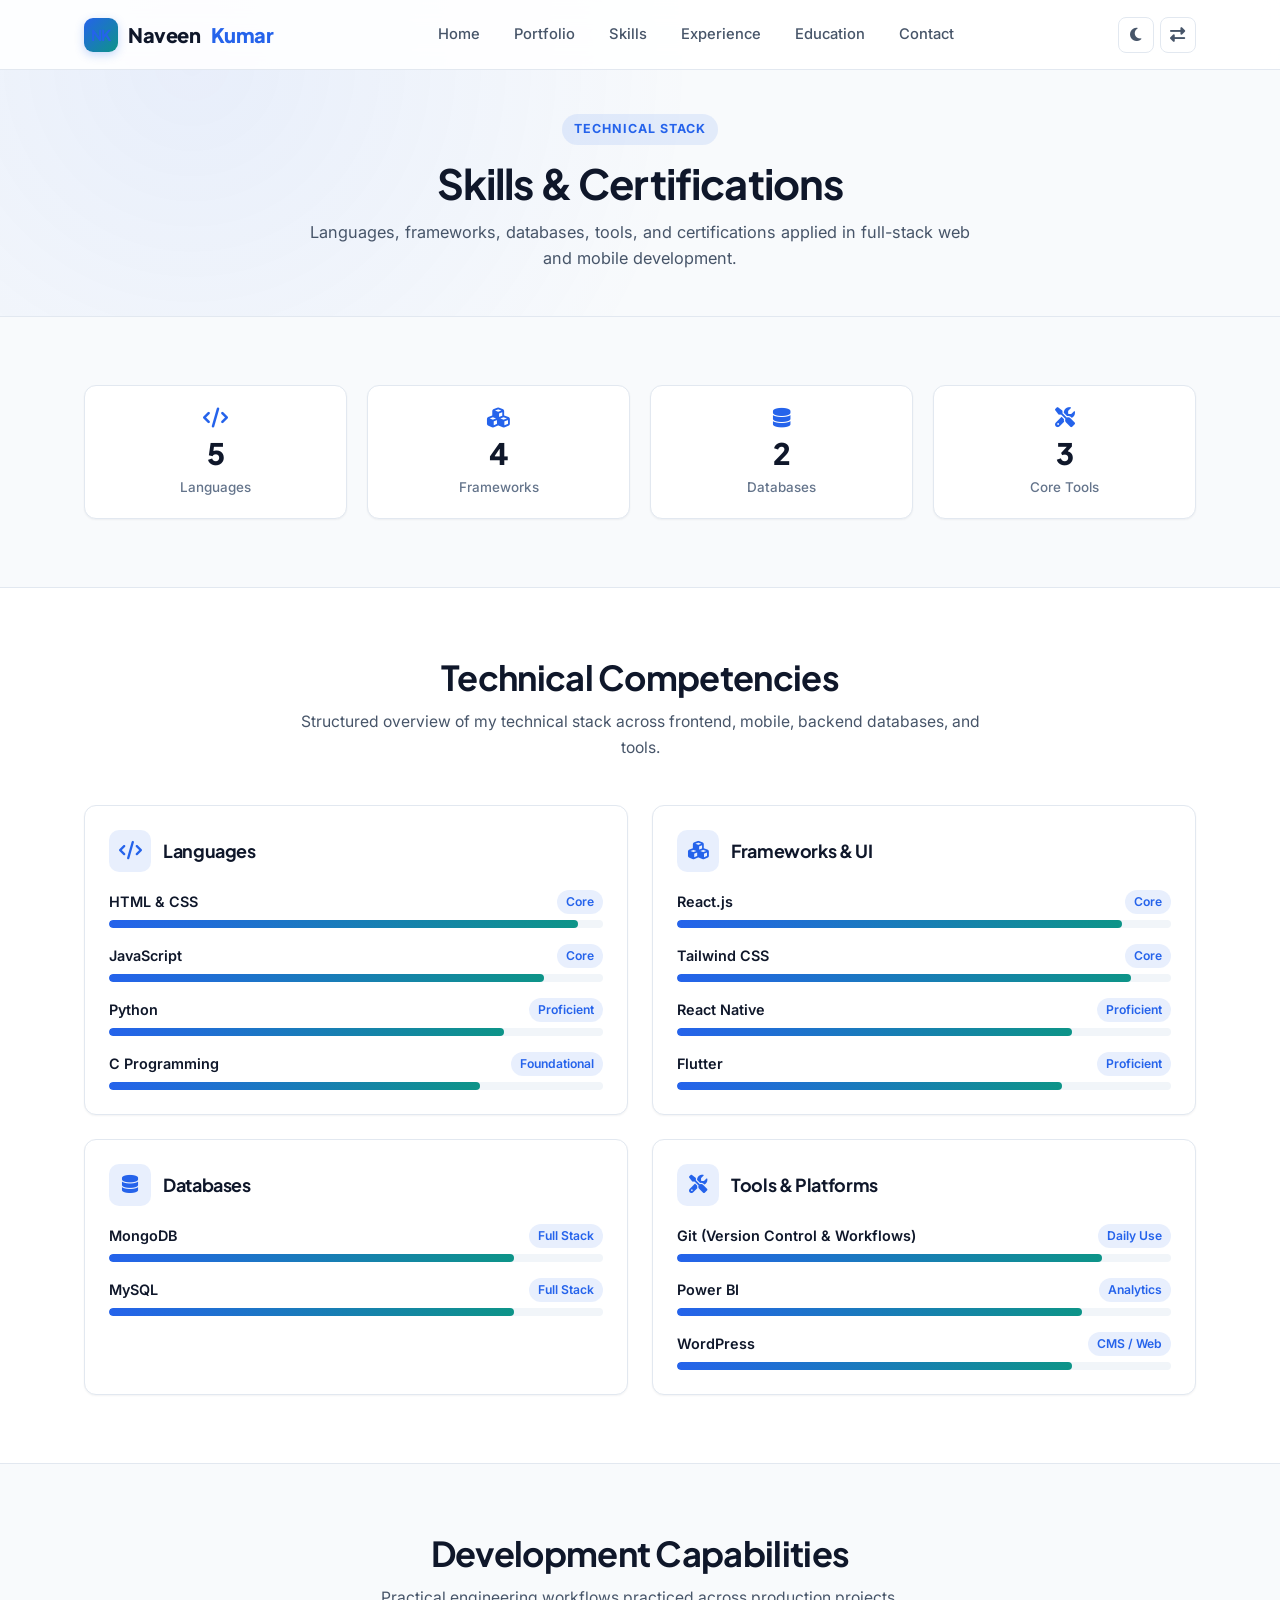
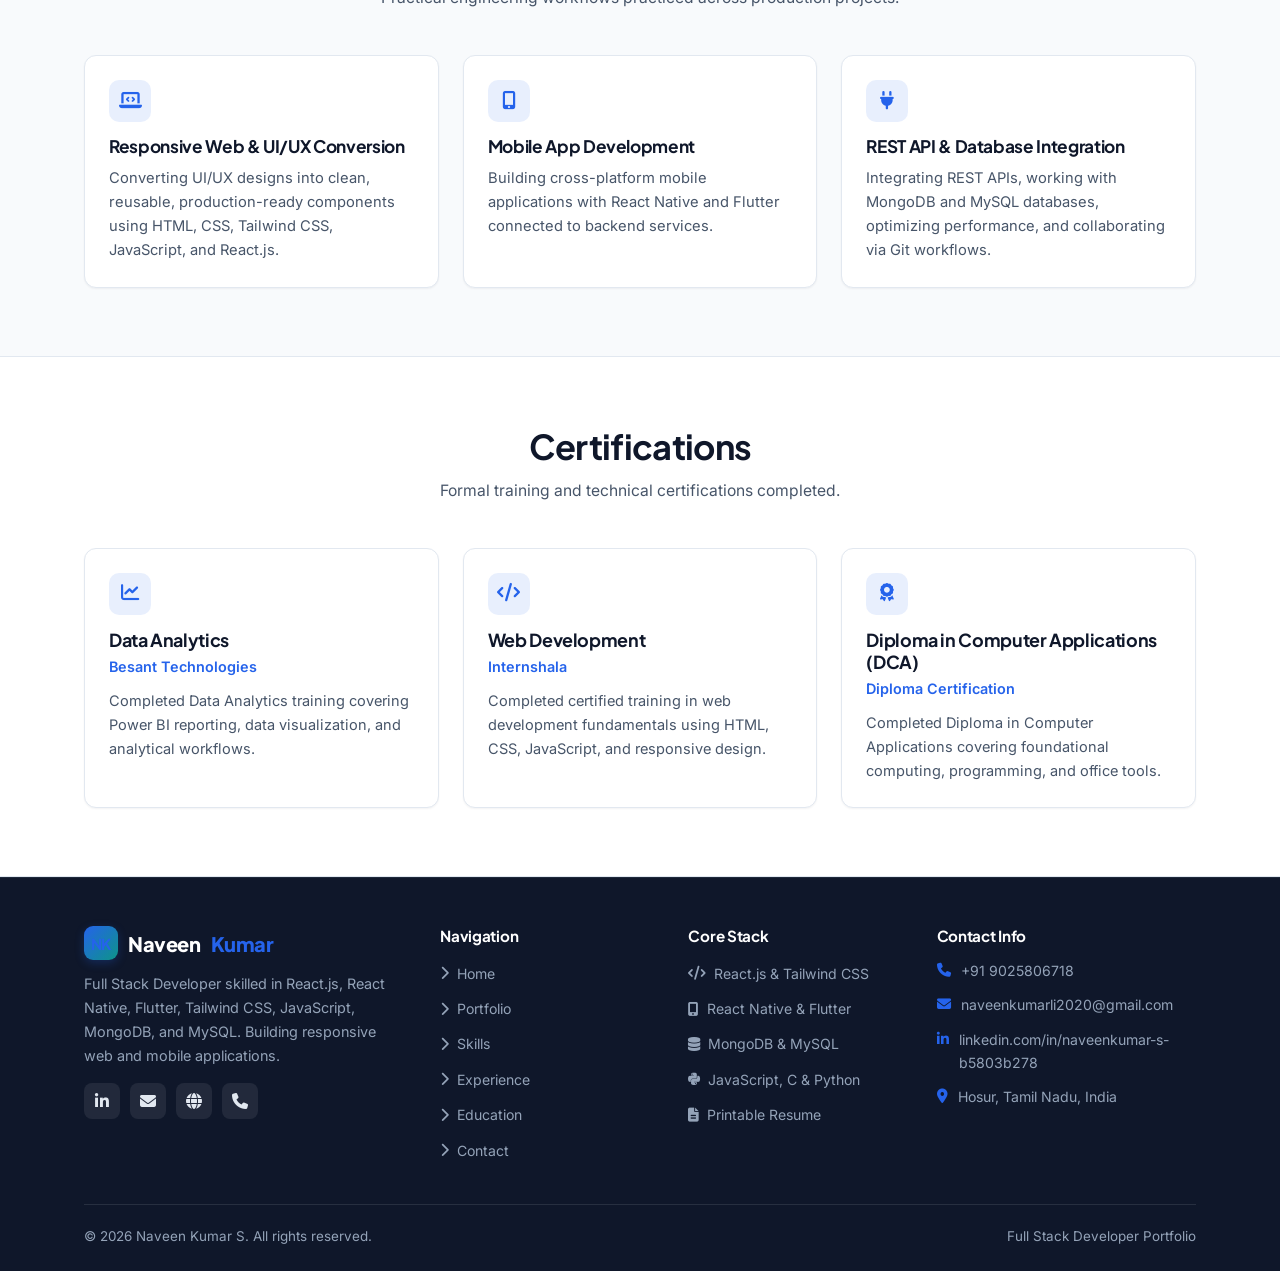
<file: Skills.html>
<!DOCTYPE html>
<html lang="en">
<head>
    <meta charset="UTF-8">
    <meta name="viewport" content="width=device-width, initial-scale=1.0">
    <meta name="description" content="Technical Skills and Certifications of Naveen Kumar S - HTML, CSS, JavaScript, React.js, React Native, Flutter, Tailwind CSS, MongoDB, MySQL, Git, Power BI, WordPress.">
    <title>Skills | Naveen Kumar S - Full Stack Developer</title>
    <link rel="preconnect" href="https://fonts.googleapis.com">
    <link rel="preconnect" href="https://fonts.gstatic.com" crossorigin>
    <link href="https://fonts.googleapis.com/css2?family=Inter:wght@400;500;600;700&family=Plus+Jakarta+Sans:wght@600;700;800&display=swap" rel="stylesheet">
    <link rel="stylesheet" href="https://cdnjs.cloudflare.com/ajax/libs/font-awesome/6.4.0/css/all.min.css">
    <link rel="stylesheet" href="styles.css">
</head>
<body data-theme="light">
    <!-- Header -->
    <header>
        <div class="header-container container">
            <a href="index.html" class="logo">
                <span class="logo-badge">NK</span>
                Naveen<span>Kumar</span>
            </a>

            <nav>
                <ul class="nav-menu" id="navMenu">
                    <li><a href="index.html">Home</a></li>
                    <li><a href="portfolio.html">Portfolio</a></li>
                    <li><a href="skills.html" class="active">Skills</a></li>
                    <li><a href="experience.html">Experience</a></li>
                    <li><a href="education.html">Education</a></li>
                    <li><a href="contact.html">Contact</a></li>
                </ul>
            </nav>

            <div class="header-right">
                <div class="controls-container">
                    <button class="control-btn theme-toggle" id="themeToggle" title="Toggle Dark/Light Mode" aria-label="Toggle Dark/Light Mode">
                        <i class="fas fa-moon"></i>
                        <span class="tooltip">Switch to Dark</span>
                    </button>
                    <button class="control-btn rtl-toggle" id="rtlToggle" title="Toggle RTL/LTR" aria-label="Toggle RTL/LTR">
                        <i class="fas fa-exchange-alt"></i>
                        <span class="tooltip">Switch to RTL</span>
                    </button>
                </div>

                <button class="hamburger" id="hamburger" aria-label="Toggle Menu">
                    <i class="fas fa-bars"></i>
                </button>
            </div>
        </div>
    </header>

    <div class="menu-overlay" id="menuOverlay"></div>

    <!-- Page Header -->
    <section class="page-header">
        <div class="container">
            <span class="page-eyebrow">Technical Stack</span>
            <h1 class="page-title">Skills &amp; Certifications</h1>
            <p class="page-subtitle">Languages, frameworks, databases, tools, and certifications applied in full-stack web and mobile development.</p>
        </div>
    </section>

    <!-- Overview Cards -->
    <section class="section">
        <div class="container">
            <div class="grid-4">
                <div class="stat-card fade-in">
                    <i class="fas fa-code stat-icon"></i>
                    <span class="stat-number">5</span>
                    <span class="stat-label">Languages</span>
                </div>
                <div class="stat-card fade-in">
                    <i class="fas fa-cubes stat-icon"></i>
                    <span class="stat-number">4</span>
                    <span class="stat-label">Frameworks</span>
                </div>
                <div class="stat-card fade-in">
                    <i class="fas fa-database stat-icon"></i>
                    <span class="stat-number">2</span>
                    <span class="stat-label">Databases</span>
                </div>
                <div class="stat-card fade-in">
                    <i class="fas fa-tools stat-icon"></i>
                    <span class="stat-number">3</span>
                    <span class="stat-label">Core Tools</span>
                </div>
            </div>
        </div>
    </section>

    <!-- Technical Skills Breakdown -->
    <section class="section section-alt" id="technical-skills">
        <div class="container">
            <div class="section-header fade-in">
                <h2 class="section-title">Technical Competencies</h2>
                <p class="section-subtitle">Structured overview of my technical stack across frontend, mobile, backend databases, and tools.</p>
            </div>

            <div class="grid-2">
                <!-- Languages -->
                <div class="card fade-in">
                    <div class="skill-category-head">
                        <div class="category-icon"><i class="fas fa-code"></i></div>
                        <h3 class="category-title">Languages</h3>
                    </div>
                    <div class="skill-bar-item">
                        <div class="skill-bar-head">
                            <span>HTML &amp; CSS</span>
                            <span class="skill-level-badge">Core</span>
                        </div>
                        <div class="skill-bar"><div class="skill-progress" data-width="95"></div></div>
                    </div>
                    <div class="skill-bar-item">
                        <div class="skill-bar-head">
                            <span>JavaScript</span>
                            <span class="skill-level-badge">Core</span>
                        </div>
                        <div class="skill-bar"><div class="skill-progress" data-width="88"></div></div>
                    </div>
                    <div class="skill-bar-item">
                        <div class="skill-bar-head">
                            <span>Python</span>
                            <span class="skill-level-badge">Proficient</span>
                        </div>
                        <div class="skill-bar"><div class="skill-progress" data-width="80"></div></div>
                    </div>
                    <div class="skill-bar-item">
                        <div class="skill-bar-head">
                            <span>C Programming</span>
                            <span class="skill-level-badge">Foundational</span>
                        </div>
                        <div class="skill-bar"><div class="skill-progress" data-width="75"></div></div>
                    </div>
                </div>

                <!-- Frameworks -->
                <div class="card fade-in">
                    <div class="skill-category-head">
                        <div class="category-icon"><i class="fas fa-cubes"></i></div>
                        <h3 class="category-title">Frameworks &amp; UI</h3>
                    </div>
                    <div class="skill-bar-item">
                        <div class="skill-bar-head">
                            <span>React.js</span>
                            <span class="skill-level-badge">Core</span>
                        </div>
                        <div class="skill-bar"><div class="skill-progress" data-width="90"></div></div>
                    </div>
                    <div class="skill-bar-item">
                        <div class="skill-bar-head">
                            <span>Tailwind CSS</span>
                            <span class="skill-level-badge">Core</span>
                        </div>
                        <div class="skill-bar"><div class="skill-progress" data-width="92"></div></div>
                    </div>
                    <div class="skill-bar-item">
                        <div class="skill-bar-head">
                            <span>React Native</span>
                            <span class="skill-level-badge">Proficient</span>
                        </div>
                        <div class="skill-bar"><div class="skill-progress" data-width="80"></div></div>
                    </div>
                    <div class="skill-bar-item">
                        <div class="skill-bar-head">
                            <span>Flutter</span>
                            <span class="skill-level-badge">Proficient</span>
                        </div>
                        <div class="skill-bar"><div class="skill-progress" data-width="78"></div></div>
                    </div>
                </div>

                <!-- Databases -->
                <div class="card fade-in">
                    <div class="skill-category-head">
                        <div class="category-icon"><i class="fas fa-database"></i></div>
                        <h3 class="category-title">Databases</h3>
                    </div>
                    <div class="skill-bar-item">
                        <div class="skill-bar-head">
                            <span>MongoDB</span>
                            <span class="skill-level-badge">Full Stack</span>
                        </div>
                        <div class="skill-bar"><div class="skill-progress" data-width="82"></div></div>
                    </div>
                    <div class="skill-bar-item">
                        <div class="skill-bar-head">
                            <span>MySQL</span>
                            <span class="skill-level-badge">Full Stack</span>
                        </div>
                        <div class="skill-bar"><div class="skill-progress" data-width="82"></div></div>
                    </div>
                </div>

                <!-- Tools -->
                <div class="card fade-in">
                    <div class="skill-category-head">
                        <div class="category-icon"><i class="fas fa-tools"></i></div>
                        <h3 class="category-title">Tools &amp; Platforms</h3>
                    </div>
                    <div class="skill-bar-item">
                        <div class="skill-bar-head">
                            <span>Git (Version Control &amp; Workflows)</span>
                            <span class="skill-level-badge">Daily Use</span>
                        </div>
                        <div class="skill-bar"><div class="skill-progress" data-width="86"></div></div>
                    </div>
                    <div class="skill-bar-item">
                        <div class="skill-bar-head">
                            <span>Power BI</span>
                            <span class="skill-level-badge">Analytics</span>
                        </div>
                        <div class="skill-bar"><div class="skill-progress" data-width="82"></div></div>
                    </div>
                    <div class="skill-bar-item">
                        <div class="skill-bar-head">
                            <span>WordPress</span>
                            <span class="skill-level-badge">CMS / Web</span>
                        </div>
                        <div class="skill-bar"><div class="skill-progress" data-width="80"></div></div>
                    </div>
                </div>
            </div>
        </div>
    </section>

    <!-- Engineering Capabilities -->
    <section class="section" id="capabilities">
        <div class="container">
            <div class="section-header fade-in">
                <h2 class="section-title">Development Capabilities</h2>
                <p class="section-subtitle">Practical engineering workflows practiced across production projects.</p>
            </div>

            <div class="grid-3">
                <div class="card fade-in">
                    <div class="category-icon" style="margin-bottom: 14px;"><i class="fas fa-laptop-code"></i></div>
                    <h3 style="font-size: 1.08rem; margin-bottom: 8px;">Responsive Web &amp; UI/UX Conversion</h3>
                    <p style="font-size: 0.92rem; color: var(--text-muted);">Converting UI/UX designs into clean, reusable, production-ready components using HTML, CSS, Tailwind CSS, JavaScript, and React.js.</p>
                </div>

                <div class="card fade-in">
                    <div class="category-icon" style="margin-bottom: 14px;"><i class="fas fa-mobile-alt"></i></div>
                    <h3 style="font-size: 1.08rem; margin-bottom: 8px;">Mobile App Development</h3>
                    <p style="font-size: 0.92rem; color: var(--text-muted);">Building cross-platform mobile applications with React Native and Flutter connected to backend services.</p>
                </div>

                <div class="card fade-in">
                    <div class="category-icon" style="margin-bottom: 14px;"><i class="fas fa-plug"></i></div>
                    <h3 style="font-size: 1.08rem; margin-bottom: 8px;">REST API &amp; Database Integration</h3>
                    <p style="font-size: 0.92rem; color: var(--text-muted);">Integrating REST APIs, working with MongoDB and MySQL databases, optimizing performance, and collaborating via Git workflows.</p>
                </div>
            </div>
        </div>
    </section>

    <!-- Certifications -->
    <section class="section section-alt" id="certifications">
        <div class="container">
            <div class="section-header fade-in">
                <h2 class="section-title">Certifications</h2>
                <p class="section-subtitle">Formal training and technical certifications completed.</p>
            </div>

            <div class="grid-3">
                <div class="card fade-in">
                    <div class="category-icon" style="margin-bottom: 14px;"><i class="fas fa-chart-line"></i></div>
                    <h3 style="font-size: 1.12rem; margin-bottom: 4px;">Data Analytics</h3>
                    <p style="color: var(--accent); font-weight: 600; font-size: 0.9rem; margin-bottom: 10px;">Besant Technologies</p>
                    <p style="font-size: 0.91rem; color: var(--text-muted);">Completed Data Analytics training covering Power BI reporting, data visualization, and analytical workflows.</p>
                </div>

                <div class="card fade-in">
                    <div class="category-icon" style="margin-bottom: 14px;"><i class="fas fa-code"></i></div>
                    <h3 style="font-size: 1.12rem; margin-bottom: 4px;">Web Development</h3>
                    <p style="color: var(--accent); font-weight: 600; font-size: 0.9rem; margin-bottom: 10px;">Internshala</p>
                    <p style="font-size: 0.91rem; color: var(--text-muted);">Completed certified training in web development fundamentals using HTML, CSS, JavaScript, and responsive design.</p>
                </div>

                <div class="card fade-in">
                    <div class="category-icon" style="margin-bottom: 14px;"><i class="fas fa-award"></i></div>
                    <h3 style="font-size: 1.12rem; margin-bottom: 4px;">Diploma in Computer Applications (DCA)</h3>
                    <p style="color: var(--accent); font-weight: 600; font-size: 0.9rem; margin-bottom: 10px;">Diploma Certification</p>
                    <p style="font-size: 0.91rem; color: var(--text-muted);">Completed Diploma in Computer Applications covering foundational computing, programming, and office tools.</p>
                </div>
            </div>
        </div>
    </section>

    <!-- Footer -->
    <footer>
        <div class="container">
            <div class="footer-grid">
                <div>
                    <a href="index.html" class="logo footer-logo">
                        <span class="logo-badge">NK</span>
                        Naveen<span>Kumar</span>
                    </a>
                    <p class="footer-about">
                        Full Stack Developer skilled in React.js, React Native, Flutter, Tailwind CSS, JavaScript, MongoDB, and MySQL. Building responsive web and mobile applications.
                    </p>
                    <div class="social-row">
                        <a href="https://www.linkedin.com/in/naveenkumar-s-b5803b278" target="_blank" rel="noopener noreferrer" class="social-btn" title="LinkedIn"><i class="fab fa-linkedin-in"></i></a>
                        <a href="mailto:naveenkumarli2020@gmail.com" class="social-btn" title="Email"><i class="fas fa-envelope"></i></a>
                        <a href="https://my-porfolio-kappa-livid.vercel.app" target="_blank" rel="noopener noreferrer" class="social-btn" title="Portfolio"><i class="fas fa-globe"></i></a>
                        <a href="tel:+919025806718" class="social-btn" title="Phone"><i class="fas fa-phone"></i></a>
                    </div>
                </div>

                <div>
                    <h4 class="footer-heading">Navigation</h4>
                    <ul class="footer-links">
                        <li><a href="index.html"><i class="fas fa-chevron-right"></i> Home</a></li>
                        <li><a href="portfolio.html"><i class="fas fa-chevron-right"></i> Portfolio</a></li>
                        <li><a href="skills.html"><i class="fas fa-chevron-right"></i> Skills</a></li>
                        <li><a href="experience.html"><i class="fas fa-chevron-right"></i> Experience</a></li>
                        <li><a href="education.html"><i class="fas fa-chevron-right"></i> Education</a></li>
                        <li><a href="contact.html"><i class="fas fa-chevron-right"></i> Contact</a></li>
                    </ul>
                </div>

                <div>
                    <h4 class="footer-heading">Core Stack</h4>
                    <ul class="footer-links">
                        <li><a href="skills.html"><i class="fas fa-code"></i> React.js &amp; Tailwind CSS</a></li>
                        <li><a href="skills.html"><i class="fas fa-mobile-alt"></i> React Native &amp; Flutter</a></li>
                        <li><a href="skills.html"><i class="fas fa-database"></i> MongoDB &amp; MySQL</a></li>
                        <li><a href="skills.html"><i class="fab fa-python"></i> JavaScript, C &amp; Python</a></li>
                        <li><a href="resume.html"><i class="fas fa-file-alt"></i> Printable Resume</a></li>
                    </ul>
                </div>

                <div>
                    <h4 class="footer-heading">Contact Info</h4>
                    <ul class="footer-contact">
                        <li><i class="fas fa-phone"></i><span>+91 9025806718</span></li>
                        <li><i class="fas fa-envelope"></i><span>naveenkumarli2020@gmail.com</span></li>
                        <li><i class="fab fa-linkedin-in"></i><span>linkedin.com/in/naveenkumar-s-b5803b278</span></li>
                        <li><i class="fas fa-map-marker-alt"></i><span>Hosur, Tamil Nadu, India</span></li>
                    </ul>
                </div>
            </div>

            <div class="footer-bottom">
                <span>&copy; <span class="current-year"></span> Naveen Kumar S. All rights reserved.</span>
                <span>Full Stack Developer Portfolio</span>
            </div>
        </div>
    </footer>

    <script src="script.js"></script>
</body>
</html>
</file>
<file: styles.css>
/* ==========================================================================
   Naveen Kumar S — Portfolio Stylesheet
   Clean, modern, professional design system
   ========================================================================== */

:root {
    --primary: #0f172a;
    --primary-soft: #1e293b;
    --accent: #2563eb;
    --accent-hover: #1d4ed8;
    --accent-soft: rgba(37, 99, 235, 0.1);
    --teal: #0d9488;
    --teal-soft: rgba(13, 148, 136, 0.1);
    --bg: #f8fafc;
    --bg-alt: #ffffff;
    --surface: #ffffff;
    --surface-muted: #f1f5f9;
    --text: #0f172a;
    --text-muted: #475569;
    --text-subtle: #64748b;
    --border: #e2e8f0;
    --border-strong: #cbd5e1;
    --shadow-sm: 0 1px 2px rgba(15, 23, 42, 0.05);
    --shadow-md: 0 4px 16px rgba(15, 23, 42, 0.06);
    --shadow-lg: 0 12px 32px rgba(15, 23, 42, 0.09);
    --radius-sm: 8px;
    --radius-md: 12px;
    --radius-lg: 16px;
    --radius-full: 9999px;
    --transition: all 0.25s cubic-bezier(0.4, 0, 0.2, 1);
    --header-height: 70px;
}

[data-theme="dark"] {
    --primary: #f8fafc;
    --primary-soft: #e2e8f0;
    --accent: #3b82f6;
    --accent-hover: #60a5fa;
    --accent-soft: rgba(59, 130, 246, 0.16);
    --teal: #2dd4bf;
    --teal-soft: rgba(45, 212, 191, 0.14);
    --bg: #0b1120;
    --bg-alt: #0f172a;
    --surface: #111827;
    --surface-muted: #1e293b;
    --text: #f1f5f9;
    --text-muted: #cbd5e1;
    --text-subtle: #94a3b8;
    --border: #1e293b;
    --border-strong: #334155;
    --shadow-sm: 0 1px 2px rgba(0, 0, 0, 0.25);
    --shadow-md: 0 4px 18px rgba(0, 0, 0, 0.35);
    --shadow-lg: 0 14px 36px rgba(0, 0, 0, 0.45);
}

/* Reset & Base */
*,
*::before,
*::after {
    margin: 0;
    padding: 0;
    box-sizing: border-box;
}

html {
    scroll-behavior: smooth;
    font-size: 16px;
}

body {
    font-family: 'Inter', -apple-system, BlinkMacSystemFont, 'Segoe UI', Roboto, sans-serif;
    line-height: 1.65;
    color: var(--text);
    background-color: var(--bg);
    overflow-x: hidden;
    transition: background-color 0.3s ease, color 0.3s ease;
    -webkit-font-smoothing: antialiased;
}

body[dir="rtl"] {
    direction: rtl;
    text-align: right;
}

body.menu-open {
    overflow: hidden;
}

h1, h2, h3, h4, h5 {
    font-family: 'Plus Jakarta Sans', 'Inter', sans-serif;
    font-weight: 700;
    color: var(--text);
    line-height: 1.25;
    letter-spacing: -0.02em;
}

a {
    color: inherit;
    text-decoration: none;
}

ul {
    list-style: none;
}

img {
    max-width: 100%;
    display: block;
}

.container {
    width: 100%;
    max-width: 1160px;
    margin: 0 auto;
    padding: 0 24px;
}

/* ==========================================================================
   Header & Navigation
   ========================================================================== */
header {
    position: fixed;
    top: 0;
    left: 0;
    width: 100%;
    height: var(--header-height);
    background-color: rgba(255, 255, 255, 0.88);
    backdrop-filter: blur(12px);
    -webkit-backdrop-filter: blur(12px);
    border-bottom: 1px solid var(--border);
    z-index: 1000;
    transition: background-color 0.3s ease, border-color 0.3s ease;
}

[data-theme="dark"] header {
    background-color: rgba(11, 17, 32, 0.88);
}

.header-container {
    display: flex;
    align-items: center;
    justify-content: space-between;
    height: 100%;
    gap: 16px;
}

.logo {
    display: inline-flex;
    align-items: center;
    gap: 10px;
    font-family: 'Plus Jakarta Sans', sans-serif;
    font-size: 1.25rem;
    font-weight: 800;
    color: var(--text);
    letter-spacing: -0.02em;
    z-index: 1002;
    white-space: nowrap;
}

.logo-badge {
    width: 34px;
    height: 34px;
    border-radius: 9px;
    background: linear-gradient(135deg, var(--accent), var(--teal));
    color: #ffffff;
    display: inline-flex;
    align-items: center;
    justify-content: center;
    font-size: 0.95rem;
    font-weight: 700;
    box-shadow: 0 3px 10px rgba(37, 99, 235, 0.25);
}

.logo span {
    color: var(--accent);
}

nav {
    display: flex;
    align-items: center;
}

.nav-menu {
    display: flex;
    align-items: center;
    gap: 6px;
}

.nav-menu a {
    display: inline-block;
    padding: 8px 14px;
    font-size: 0.92rem;
    font-weight: 500;
    color: var(--text-muted);
    border-radius: var(--radius-sm);
    transition: var(--transition);
}

.nav-menu a:hover {
    color: var(--text);
    background-color: var(--surface-muted);
}

.nav-menu a.active {
    color: var(--accent);
    background-color: var(--accent-soft);
    font-weight: 600;
}

.header-right {
    display: flex;
    align-items: center;
    gap: 8px;
}

.controls-container {
    display: flex;
    align-items: center;
    gap: 6px;
}

.control-btn {
    width: 36px;
    height: 36px;
    border-radius: var(--radius-sm);
    border: 1px solid var(--border);
    background-color: var(--surface);
    color: var(--text-muted);
    cursor: pointer;
    display: inline-flex;
    align-items: center;
    justify-content: center;
    font-size: 0.95rem;
    transition: var(--transition);
    position: relative;
}

.control-btn:hover {
    color: var(--accent);
    border-color: var(--accent);
    background-color: var(--accent-soft);
}

.control-btn.active {
    background-color: var(--accent);
    border-color: var(--accent);
    color: #ffffff;
}

.control-btn .tooltip {
    position: absolute;
    bottom: -36px;
    left: 50%;
    transform: translateX(-50%);
    background-color: var(--primary-soft);
    color: #ffffff;
    padding: 4px 9px;
    border-radius: 6px;
    font-size: 0.75rem;
    font-weight: 500;
    white-space: nowrap;
    opacity: 0;
    visibility: hidden;
    transition: opacity 0.2s ease;
    pointer-events: none;
    z-index: 1005;
}

[data-theme="dark"] .control-btn .tooltip {
    background-color: #334155;
    color: #f8fafc;
}

.control-btn:hover .tooltip {
    opacity: 1;
    visibility: visible;
}

.hamburger {
    display: none;
    width: 38px;
    height: 38px;
    border-radius: var(--radius-sm);
    border: 1px solid var(--border);
    background-color: var(--surface);
    color: var(--text);
    cursor: pointer;
    align-items: center;
    justify-content: center;
    font-size: 1.05rem;
    z-index: 1002;
    transition: var(--transition);
}

.menu-overlay {
    display: none;
    position: fixed;
    inset: 0;
    background-color: rgba(15, 23, 42, 0.55);
    backdrop-filter: blur(3px);
    z-index: 999;
}

.menu-overlay.active {
    display: block;
}

/* ==========================================================================
   Buttons
   ========================================================================== */
.btn {
    display: inline-flex;
    align-items: center;
    justify-content: center;
    gap: 8px;
    padding: 11px 22px;
    border-radius: var(--radius-sm);
    font-size: 0.93rem;
    font-weight: 600;
    font-family: inherit;
    cursor: pointer;
    border: 1px solid transparent;
    transition: var(--transition);
    text-decoration: none;
    white-space: nowrap;
}

.btn-primary {
    background-color: var(--accent);
    color: #ffffff;
    box-shadow: 0 4px 12px rgba(37, 99, 235, 0.24);
}

.btn-primary:hover {
    background-color: var(--accent-hover);
    transform: translateY(-2px);
    box-shadow: 0 6px 18px rgba(37, 99, 235, 0.32);
}

.btn-outline {
    background-color: var(--surface);
    color: var(--text);
    border-color: var(--border-strong);
}

.btn-outline:hover {
    border-color: var(--accent);
    color: var(--accent);
    background-color: var(--accent-soft);
    transform: translateY(-2px);
}

.btn-ghost {
    background-color: transparent;
    color: var(--accent);
    padding: 8px 14px;
}

.btn-ghost:hover {
    background-color: var(--accent-soft);
}

.btn-white {
    background-color: #ffffff;
    color: #0f172a;
}

.btn-white:hover {
    background-color: #f1f5f9;
    transform: translateY(-2px);
}

.btn-white-outline {
    background-color: transparent;
    color: #ffffff;
    border-color: rgba(255, 255, 255, 0.4);
}

.btn-white-outline:hover {
    background-color: rgba(255, 255, 255, 0.14);
    border-color: #ffffff;
}

/* ==========================================================================
   Hero & Page Headers
   ========================================================================== */
.hero {
    padding: calc(var(--header-height) + 48px) 0 64px;
    background:
        radial-gradient(circle at 12% 20%, rgba(37, 99, 235, 0.08), transparent 45%),
        radial-gradient(circle at 88% 80%, rgba(13, 148, 136, 0.08), transparent 45%),
        var(--bg);
    border-bottom: 1px solid var(--border);
}

.hero-grid {
    display: grid;
    grid-template-columns: 1.25fr 0.75fr;
    align-items: center;
    gap: 48px;
}

.status-pill {
    display: inline-flex;
    align-items: center;
    gap: 8px;
    padding: 6px 14px;
    border-radius: var(--radius-full);
    background-color: var(--teal-soft);
    color: var(--teal);
    font-size: 0.82rem;
    font-weight: 600;
    margin-bottom: 18px;
}

.status-dot {
    width: 8px;
    height: 8px;
    border-radius: 50%;
    background-color: var(--teal);
    animation: pulseDot 2s infinite;
}

@keyframes pulseDot {
    0%, 100% { opacity: 1; transform: scale(1); }
    50% { opacity: 0.5; transform: scale(1.25); }
}

.hero-title {
    font-size: clamp(2.2rem, 4.2vw, 3.25rem);
    font-weight: 800;
    margin-bottom: 10px;
    letter-spacing: -0.03em;
}

.hero-title span {
    color: var(--accent);
}

.hero-role {
    font-size: 1.25rem;
    font-weight: 600;
    color: var(--text-muted);
    margin-bottom: 16px;
    display: flex;
    align-items: center;
    flex-wrap: wrap;
    gap: 10px;
}

.hero-summary {
    font-size: 1rem;
    color: var(--text-muted);
    max-width: 620px;
    margin-bottom: 24px;
    line-height: 1.75;
}

.hero-actions {
    display: flex;
    flex-wrap: wrap;
    gap: 12px;
    margin-bottom: 28px;
}

.hero-meta-grid {
    display: grid;
    grid-template-columns: repeat(auto-fit, minmax(210px, 1fr));
    gap: 12px;
}

.meta-chip {
    display: flex;
    align-items: center;
    gap: 12px;
    padding: 12px 14px;
    background-color: var(--surface);
    border: 1px solid var(--border);
    border-radius: var(--radius-md);
    box-shadow: var(--shadow-sm);
    transition: var(--transition);
}

.meta-chip:hover {
    border-color: var(--accent);
    transform: translateY(-2px);
}

.meta-chip-icon {
    width: 36px;
    height: 36px;
    border-radius: var(--radius-sm);
    background-color: var(--accent-soft);
    color: var(--accent);
    display: flex;
    align-items: center;
    justify-content: center;
    font-size: 0.95rem;
    flex-shrink: 0;
}

.meta-chip-label {
    font-size: 0.72rem;
    text-transform: uppercase;
    letter-spacing: 0.05em;
    color: var(--text-subtle);
    font-weight: 600;
}

.meta-chip-value {
    font-size: 0.87rem;
    font-weight: 600;
    color: var(--text);
    word-break: break-word;
}

/* Hero Profile Photo Card */
.hero-photo-wrap {
    display: flex;
    justify-content: center;
}

.profile-card {
    background-color: var(--surface);
    border: 1px solid var(--border);
    border-radius: var(--radius-lg);
    padding: 18px;
    box-shadow: var(--shadow-lg);
    max-width: 320px;
    width: 100%;
    text-align: center;
}

.profile-frame {
    width: 100%;
    aspect-ratio: 4 / 4.4;
    border-radius: var(--radius-md);
    overflow: hidden;
    background-color: var(--surface-muted);
    margin-bottom: 14px;
    border: 1px solid var(--border);
}

.profile-frame img {
    width: 100%;
    height: 100%;
    object-fit: cover;
    object-position: top center;
}

.profile-card-name {
    font-size: 1.08rem;
    font-weight: 700;
    margin-bottom: 2px;
}

.profile-card-sub {
    font-size: 0.85rem;
    color: var(--text-subtle);
    margin-bottom: 12px;
}

.profile-card-links {
    display: flex;
    justify-content: center;
    gap: 8px;
}

.icon-pill {
    width: 36px;
    height: 36px;
    border-radius: var(--radius-sm);
    border: 1px solid var(--border);
    background-color: var(--surface-muted);
    color: var(--text-muted);
    display: inline-flex;
    align-items: center;
    justify-content: center;
    transition: var(--transition);
}

.icon-pill:hover {
    background-color: var(--accent);
    border-color: var(--accent);
    color: #ffffff;
}

/* Quick Stats */
.quick-stats {
    display: grid;
    grid-template-columns: repeat(4, 1fr);
    gap: 16px;
    margin-top: 40px;
}

.stat-card {
    background-color: var(--surface);
    border: 1px solid var(--border);
    border-radius: var(--radius-md);
    padding: 20px;
    text-align: center;
    box-shadow: var(--shadow-sm);
    transition: var(--transition);
}

.stat-card:hover {
    transform: translateY(-4px);
    box-shadow: var(--shadow-md);
    border-color: var(--accent);
}

.stat-icon {
    font-size: 1.25rem;
    color: var(--accent);
    margin-bottom: 8px;
}

.stat-number {
    display: block;
    font-family: 'Plus Jakarta Sans', sans-serif;
    font-size: 1.85rem;
    font-weight: 800;
    color: var(--text);
    line-height: 1.2;
}

.stat-label {
    display: block;
    font-size: 0.84rem;
    color: var(--text-subtle);
    font-weight: 500;
    margin-top: 4px;
}

/* Page Header (Subpages) */
.page-header {
    padding: calc(var(--header-height) + 44px) 0 44px;
    background:
        radial-gradient(circle at 15% 20%, rgba(37, 99, 235, 0.08), transparent 45%),
        var(--bg);
    border-bottom: 1px solid var(--border);
    text-align: center;
}

.page-eyebrow {
    display: inline-block;
    font-size: 0.78rem;
    font-weight: 700;
    text-transform: uppercase;
    letter-spacing: 0.08em;
    color: var(--accent);
    background-color: var(--accent-soft);
    padding: 5px 12px;
    border-radius: var(--radius-full);
    margin-bottom: 12px;
}

.page-title {
    font-size: clamp(1.9rem, 3.5vw, 2.6rem);
    margin-bottom: 10px;
}

.page-subtitle {
    font-size: 1.02rem;
    color: var(--text-muted);
    max-width: 680px;
    margin: 0 auto;
}

/* ==========================================================================
   Sections
   ========================================================================== */
.section {
    padding: 68px 0;
}

.section-alt {
    background-color: var(--bg-alt);
    border-top: 1px solid var(--border);
    border-bottom: 1px solid var(--border);
}

.section-header {
    text-align: center;
    max-width: 680px;
    margin: 0 auto 44px;
}

.section-title {
    font-size: clamp(1.65rem, 2.8vw, 2.15rem);
    margin-bottom: 10px;
}

.section-subtitle {
    color: var(--text-muted);
    font-size: 0.98rem;
}

.section-footer-cta {
    text-align: center;
    margin-top: 36px;
}

/* ==========================================================================
   Cards & Grids
   ========================================================================== */
.grid-2 {
    display: grid;
    grid-template-columns: repeat(2, 1fr);
    gap: 24px;
}

.grid-3 {
    display: grid;
    grid-template-columns: repeat(3, 1fr);
    gap: 24px;
}

.grid-4 {
    display: grid;
    grid-template-columns: repeat(4, 1fr);
    gap: 20px;
}

.card {
    background-color: var(--surface);
    border: 1px solid var(--border);
    border-radius: var(--radius-md);
    padding: 24px;
    box-shadow: var(--shadow-sm);
    transition: var(--transition);
    display: flex;
    flex-direction: column;
}

.card:hover {
    transform: translateY(-4px);
    box-shadow: var(--shadow-md);
    border-color: var(--border-strong);
}

/* Tech Stack / Skills Cards */
.skill-category-head {
    display: flex;
    align-items: center;
    gap: 12px;
    margin-bottom: 18px;
}

.category-icon {
    width: 42px;
    height: 42px;
    border-radius: 10px;
    background-color: var(--accent-soft);
    color: var(--accent);
    display: flex;
    align-items: center;
    justify-content: center;
    font-size: 1.15rem;
    flex-shrink: 0;
}

.category-title {
    font-size: 1.12rem;
}

.pill-list {
    display: flex;
    flex-wrap: wrap;
    gap: 8px;
}

.skill-pill {
    display: inline-flex;
    align-items: center;
    gap: 6px;
    padding: 6px 12px;
    border-radius: var(--radius-sm);
    background-color: var(--surface-muted);
    border: 1px solid var(--border);
    font-size: 0.86rem;
    font-weight: 500;
    color: var(--text);
}

.skill-pill i {
    color: var(--accent);
    font-size: 0.85rem;
}

/* Skill Progress Bars */
.skill-bar-item {
    margin-bottom: 16px;
}

.skill-bar-item:last-child {
    margin-bottom: 0;
}

.skill-bar-head {
    display: flex;
    justify-content: space-between;
    align-items: center;
    margin-bottom: 6px;
    font-size: 0.9rem;
    font-weight: 600;
}

.skill-level-badge {
    font-size: 0.76rem;
    font-weight: 600;
    color: var(--accent);
    background-color: var(--accent-soft);
    padding: 2px 9px;
    border-radius: var(--radius-full);
}

.skill-bar {
    height: 8px;
    background-color: var(--surface-muted);
    border-radius: var(--radius-full);
    overflow: hidden;
}

.skill-progress {
    height: 100%;
    width: 0;
    border-radius: var(--radius-full);
    background: linear-gradient(90deg, var(--accent), var(--teal));
    transition: width 1s cubic-bezier(0.22, 1, 0.36, 1);
}

/* ==========================================================================
   Projects
   ========================================================================== */
.filter-container {
    display: flex;
    flex-wrap: wrap;
    justify-content: center;
    gap: 10px;
    margin-bottom: 36px;
}

.filter-btn {
    padding: 8px 18px;
    border-radius: var(--radius-full);
    border: 1px solid var(--border);
    background-color: var(--surface);
    color: var(--text-muted);
    font-size: 0.88rem;
    font-weight: 600;
    font-family: inherit;
    cursor: pointer;
    transition: var(--transition);
}

.filter-btn:hover {
    border-color: var(--accent);
    color: var(--accent);
}

.filter-btn.active {
    background-color: var(--accent);
    border-color: var(--accent);
    color: #ffffff;
}

.project-card {
    background-color: var(--surface);
    border: 1px solid var(--border);
    border-radius: var(--radius-md);
    overflow: hidden;
    box-shadow: var(--shadow-sm);
    transition: var(--transition);
    display: flex;
    flex-direction: column;
}

.project-card:hover {
    transform: translateY(-5px);
    box-shadow: var(--shadow-lg);
    border-color: var(--accent);
}

.project-banner {
    height: 148px;
    background: linear-gradient(135deg, #1e3a8a 0%, #2563eb 55%, #0d9488 100%);
    display: flex;
    align-items: center;
    justify-content: space-between;
    padding: 20px 24px;
    color: #ffffff;
    position: relative;
}

.project-banner.alt-1 {
    background: linear-gradient(135deg, #0f172a 0%, #2563eb 100%);
}

.project-banner.alt-2 {
    background: linear-gradient(135deg, #0f766e 0%, #0284c7 100%);
}

.project-banner.alt-3 {
    background: linear-gradient(135deg, #312e81 0%, #2563eb 100%);
}

.project-banner.alt-4 {
    background: linear-gradient(135deg, #065f46 0%, #0d9488 100%);
}

.project-banner-icon {
    width: 56px;
    height: 56px;
    border-radius: 14px;
    background-color: rgba(255, 255, 255, 0.16);
    backdrop-filter: blur(6px);
    display: flex;
    align-items: center;
    justify-content: center;
    font-size: 1.65rem;
}

.project-type-badge {
    font-size: 0.75rem;
    font-weight: 600;
    padding: 4px 10px;
    border-radius: var(--radius-full);
    background-color: rgba(255, 255, 255, 0.18);
    color: #ffffff;
}

.project-body {
    padding: 22px;
    flex-grow: 1;
    display: flex;
    flex-direction: column;
}

.project-title {
    font-size: 1.15rem;
    margin-bottom: 8px;
}

.project-desc {
    font-size: 0.92rem;
    color: var(--text-muted);
    margin-bottom: 16px;
    flex-grow: 1;
}

.tag-row {
    display: flex;
    flex-wrap: wrap;
    gap: 6px;
    margin-bottom: 16px;
}

.tag {
    font-size: 0.78rem;
    font-weight: 600;
    padding: 4px 10px;
    border-radius: var(--radius-full);
    background-color: var(--accent-soft);
    color: var(--accent);
}

.tag.teal {
    background-color: var(--teal-soft);
    color: var(--teal);
}

.project-footer {
    display: flex;
    align-items: center;
    justify-content: space-between;
    padding-top: 14px;
    border-top: 1px solid var(--border);
    gap: 12px;
}

.project-scope {
    font-size: 0.82rem;
    color: var(--text-subtle);
    font-weight: 500;
}

/* Project Details Panel */
.project-details-panel {
    margin-top: 32px;
    background-color: var(--surface);
    border: 1px solid var(--accent);
    border-radius: var(--radius-lg);
    padding: 28px;
    box-shadow: var(--shadow-lg);
    animation: fadeUp 0.3s ease;
}

@keyframes fadeUp {
    from { opacity: 0; transform: translateY(14px); }
    to { opacity: 1; transform: translateY(0); }
}

.project-details-head {
    display: flex;
    align-items: flex-start;
    justify-content: space-between;
    gap: 16px;
    padding-bottom: 16px;
    border-bottom: 1px solid var(--border);
    margin-bottom: 20px;
}

.close-details {
    width: 36px;
    height: 36px;
    border-radius: var(--radius-sm);
    border: 1px solid var(--border);
    background-color: var(--surface-muted);
    color: var(--text);
    cursor: pointer;
    display: inline-flex;
    align-items: center;
    justify-content: center;
    transition: var(--transition);
}

.close-details:hover {
    background-color: #ef4444;
    border-color: #ef4444;
    color: #ffffff;
}

.project-details-grid {
    display: grid;
    grid-template-columns: 1.4fr 1fr;
    gap: 28px;
}

.check-list li {
    display: flex;
    align-items: flex-start;
    gap: 10px;
    padding: 6px 0;
    font-size: 0.92rem;
    color: var(--text-muted);
}

.check-list li i {
    color: var(--teal);
    margin-top: 5px;
    font-size: 0.82rem;
    flex-shrink: 0;
}

/* ==========================================================================
   Experience & Education Timelines
   ========================================================================== */
.timeline-list {
    display: flex;
    flex-direction: column;
    gap: 20px;
    max-width: 880px;
    margin: 0 auto;
    position: relative;
}

.timeline-card {
    background-color: var(--surface);
    border: 1px solid var(--border);
    border-left: 4px solid var(--accent);
    border-radius: var(--radius-md);
    padding: 24px 26px;
    box-shadow: var(--shadow-sm);
    transition: var(--transition);
}

body[dir="rtl"] .timeline-card {
    border-left: 1px solid var(--border);
    border-right: 4px solid var(--accent);
}

.timeline-card:hover {
    box-shadow: var(--shadow-md);
    transform: translateY(-2px);
}

.timeline-card-head {
    display: flex;
    justify-content: space-between;
    align-items: flex-start;
    flex-wrap: wrap;
    gap: 12px;
    margin-bottom: 12px;
}

.timeline-role {
    font-size: 1.2rem;
    margin-bottom: 4px;
}

.timeline-org {
    font-size: 0.95rem;
    font-weight: 600;
    color: var(--accent);
    display: flex;
    align-items: center;
    gap: 8px;
}

.period-badge {
    display: inline-flex;
    align-items: center;
    gap: 6px;
    padding: 5px 12px;
    border-radius: var(--radius-full);
    background-color: var(--surface-muted);
    border: 1px solid var(--border);
    font-size: 0.82rem;
    font-weight: 600;
    color: var(--text-muted);
}

.period-badge.current {
    background-color: var(--teal-soft);
    border-color: transparent;
    color: var(--teal);
}

.grade-badge {
    display: inline-flex;
    align-items: center;
    gap: 6px;
    padding: 5px 12px;
    border-radius: var(--radius-full);
    background-color: var(--accent-soft);
    color: var(--accent);
    font-size: 0.84rem;
    font-weight: 700;
    margin-top: 12px;
}

/* ==========================================================================
   CTA Banner
   ========================================================================== */
.cta-banner {
    background: linear-gradient(135deg, #0f172a 0%, #1e3a8a 60%, #0f766e 100%);
    color: #ffffff;
    border-radius: var(--radius-lg);
    padding: 48px 36px;
    text-align: center;
    box-shadow: var(--shadow-lg);
}

.cta-banner h2 {
    color: #ffffff;
    font-size: clamp(1.6rem, 3vw, 2.15rem);
    margin-bottom: 12px;
}

.cta-banner p {
    color: rgba(255, 255, 255, 0.85);
    max-width: 600px;
    margin: 0 auto 24px;
}

.cta-actions {
    display: flex;
    justify-content: center;
    flex-wrap: wrap;
    gap: 12px;
}

/* ==========================================================================
   Contact & FAQ
   ========================================================================== */
.contact-grid {
    display: grid;
    grid-template-columns: 1.25fr 0.95fr;
    gap: 28px;
    align-items: start;
}

.form-row {
    display: grid;
    grid-template-columns: 1fr 1fr;
    gap: 16px;
}

.form-group {
    margin-bottom: 18px;
}

.form-label {
    display: block;
    font-size: 0.88rem;
    font-weight: 600;
    margin-bottom: 6px;
    color: var(--text);
}

.form-label span {
    color: #ef4444;
}

.form-control {
    width: 100%;
    padding: 11px 14px;
    border-radius: var(--radius-sm);
    border: 1px solid var(--border-strong);
    background-color: var(--bg);
    color: var(--text);
    font-family: inherit;
    font-size: 0.93rem;
    transition: var(--transition);
}

.form-control:focus {
    outline: none;
    border-color: var(--accent);
    box-shadow: 0 0 0 3px var(--accent-soft);
}

.form-status {
    margin-top: 14px;
    padding: 12px 14px;
    border-radius: var(--radius-sm);
    font-size: 0.9rem;
    font-weight: 500;
    display: none;
}

.form-status.success {
    display: block;
    background-color: rgba(16, 185, 129, 0.12);
    color: #059669;
    border: 1px solid rgba(16, 185, 129, 0.3);
}

.form-status.error {
    display: block;
    background-color: rgba(239, 68, 68, 0.12);
    color: #dc2626;
    border: 1px solid rgba(239, 68, 68, 0.3);
}

.contact-info-stack {
    display: flex;
    flex-direction: column;
    gap: 16px;
}

.contact-info-card {
    display: flex;
    align-items: flex-start;
    gap: 16px;
    padding: 20px;
    background-color: var(--surface);
    border: 1px solid var(--border);
    border-radius: var(--radius-md);
    box-shadow: var(--shadow-sm);
    transition: var(--transition);
}

.contact-info-card:hover {
    border-color: var(--accent);
    transform: translateY(-2px);
}

.contact-info-card h3 {
    font-size: 1rem;
    margin-bottom: 4px;
}

.contact-info-card p {
    font-size: 0.88rem;
    color: var(--text-muted);
}

.contact-link {
    display: inline-block;
    margin-top: 4px;
    font-size: 0.92rem;
    font-weight: 600;
    color: var(--accent);
    word-break: break-word;
}

.contact-link:hover {
    text-decoration: underline;
}

/* FAQ Accordion */
.faq-list {
    max-width: 820px;
    margin: 0 auto;
    display: flex;
    flex-direction: column;
    gap: 12px;
}

.faq-item {
    background-color: var(--surface);
    border: 1px solid var(--border);
    border-radius: var(--radius-md);
    overflow: hidden;
}

.faq-question {
    width: 100%;
    padding: 18px 22px;
    background: transparent;
    border: none;
    text-align: left;
    font-family: 'Plus Jakarta Sans', sans-serif;
    font-size: 1rem;
    font-weight: 600;
    color: var(--text);
    cursor: pointer;
    display: flex;
    align-items: center;
    justify-content: space-between;
    gap: 16px;
}

body[dir="rtl"] .faq-question {
    text-align: right;
}

.faq-icon {
    color: var(--accent);
    transition: transform 0.25s ease;
    flex-shrink: 0;
}

.faq-item.active .faq-icon {
    transform: rotate(45deg);
}

.faq-answer {
    max-height: 0;
    overflow: hidden;
    transition: max-height 0.3s ease;
}

.faq-item.active .faq-answer {
    max-height: 260px;
}

.faq-answer p {
    padding: 0 22px 18px;
    font-size: 0.93rem;
    color: var(--text-muted);
}

/* ==========================================================================
   Footer
   ========================================================================== */
footer {
    background-color: #0f172a;
    color: #cbd5e1;
    padding: 48px 0 24px;
    border-top: 1px solid #1e293b;
}

.footer-grid {
    display: grid;
    grid-template-columns: 1.5fr 1fr 1fr 1.2fr;
    gap: 32px;
    padding-bottom: 32px;
    border-bottom: 1px solid rgba(255, 255, 255, 0.1);
}

.footer-logo {
    color: #ffffff;
    margin-bottom: 12px;
}

.footer-about {
    font-size: 0.9rem;
    color: #94a3b8;
    margin-bottom: 16px;
    line-height: 1.65;
}

.footer-heading {
    font-size: 0.95rem;
    font-weight: 700;
    color: #ffffff;
    margin-bottom: 14px;
}

.footer-links li {
    margin-bottom: 9px;
}

.footer-links a {
    font-size: 0.88rem;
    color: #94a3b8;
    display: inline-flex;
    align-items: center;
    gap: 8px;
    transition: var(--transition);
}

.footer-links a:hover {
    color: #ffffff;
    transform: translateX(3px);
}

body[dir="rtl"] .footer-links a:hover {
    transform: translateX(-3px);
}

.footer-contact li {
    display: flex;
    align-items: flex-start;
    gap: 10px;
    margin-bottom: 11px;
    font-size: 0.88rem;
    color: #94a3b8;
}

.footer-contact i {
    color: var(--accent);
    margin-top: 4px;
    flex-shrink: 0;
}

.social-row {
    display: flex;
    gap: 10px;
}

.social-btn {
    width: 36px;
    height: 36px;
    border-radius: var(--radius-sm);
    background-color: rgba(255, 255, 255, 0.08);
    color: #e2e8f0;
    display: inline-flex;
    align-items: center;
    justify-content: center;
    transition: var(--transition);
}

.social-btn:hover {
    background-color: var(--accent);
    color: #ffffff;
    transform: translateY(-2px);
}

.footer-bottom {
    padding-top: 20px;
    display: flex;
    flex-wrap: wrap;
    justify-content: space-between;
    align-items: center;
    gap: 12px;
    font-size: 0.84rem;
    color: #94a3b8;
}

/* ==========================================================================
   Scroll Reveal Animation
   ========================================================================== */
.fade-in {
    opacity: 0;
    transform: translateY(18px);
    transition: opacity 0.55s ease, transform 0.55s ease;
}

.fade-in.visible {
    opacity: 1;
    transform: translateY(0);
}

/* ==========================================================================
   Responsive Breakpoints
   ========================================================================== */
@media (max-width: 992px) {
    .hero-grid {
        grid-template-columns: 1fr;
        text-align: center;
    }

    .hero-role {
        justify-content: center;
    }

    .hero-summary {
        margin-left: auto;
        margin-right: auto;
    }

    .hero-actions {
        justify-content: center;
    }

    .hero-photo-wrap {
        order: -1;
    }

    .quick-stats {
        grid-template-columns: repeat(2, 1fr);
    }

    .grid-3,
    .grid-4 {
        grid-template-columns: repeat(2, 1fr);
    }

    .contact-grid,
    .project-details-grid {
        grid-template-columns: 1fr;
    }

    .footer-grid {
        grid-template-columns: repeat(2, 1fr);
    }
}

@media (max-width: 768px) {
    .hamburger {
        display: inline-flex;
    }

    .nav-menu {
        position: fixed;
        top: 0;
        left: -100%;
        width: 280px;
        max-width: 85%;
        height: 100vh;
        background-color: var(--surface);
        flex-direction: column;
        align-items: stretch;
        padding: 90px 20px 24px;
        gap: 6px;
        box-shadow: var(--shadow-lg);
        z-index: 1001;
        transition: left 0.3s ease, right 0.3s ease;
        overflow-y: auto;
    }

    .nav-menu.active {
        left: 0;
    }

    body[dir="rtl"] .nav-menu {
        left: auto;
        right: -100%;
    }

    body[dir="rtl"] .nav-menu.active {
        left: auto;
        right: 0;
    }

    .nav-menu a {
        padding: 12px 16px;
        font-size: 1rem;
    }

    .control-btn .tooltip {
        display: none;
    }

    .grid-2,
    .grid-3,
    .grid-4,
    .form-row,
    .footer-grid {
        grid-template-columns: 1fr;
    }

    .section {
        padding: 52px 0;
    }

    .cta-banner {
        padding: 36px 22px;
    }
}

@media (max-width: 480px) {
    .container {
        padding: 0 16px;
    }

    .quick-stats {
        grid-template-columns: 1fr 1fr;
        gap: 12px;
    }

    .stat-card {
        padding: 16px 12px;
    }

    .stat-number {
        font-size: 1.55rem;
    }
}
</file>
